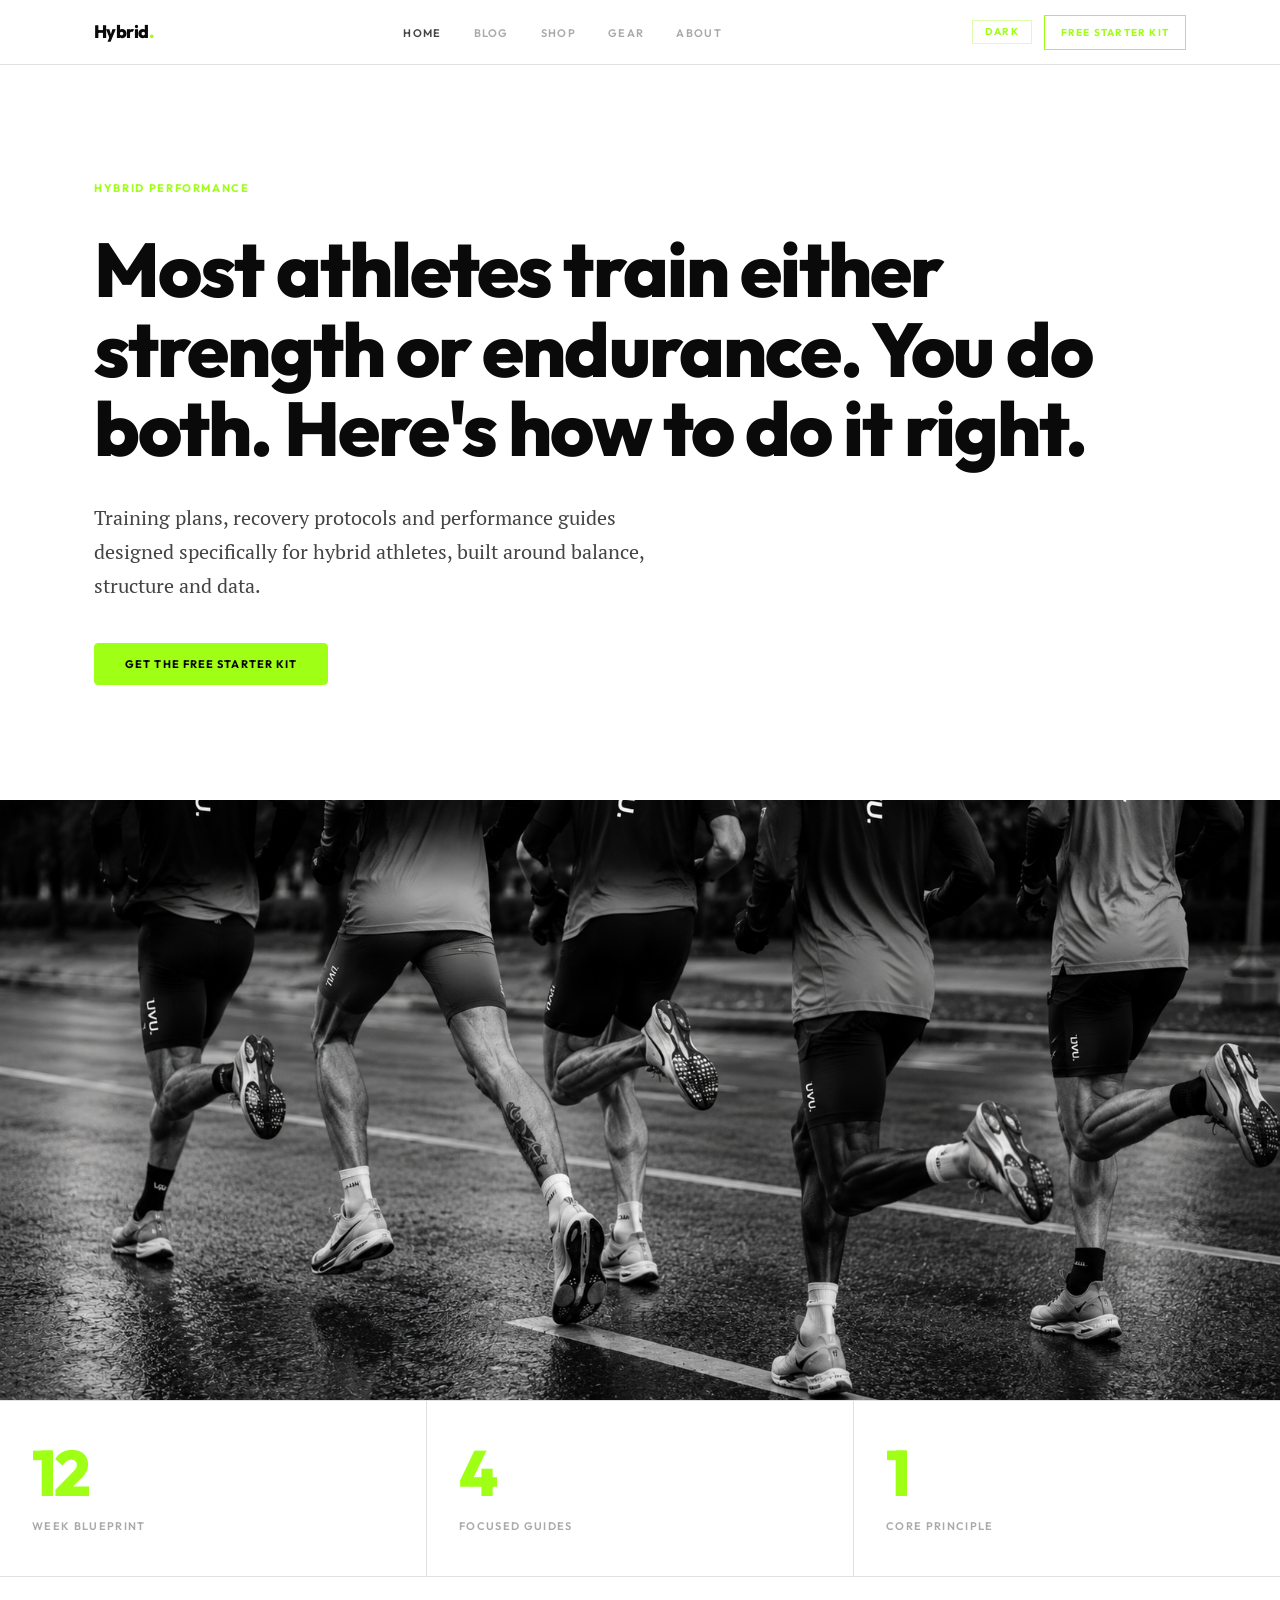
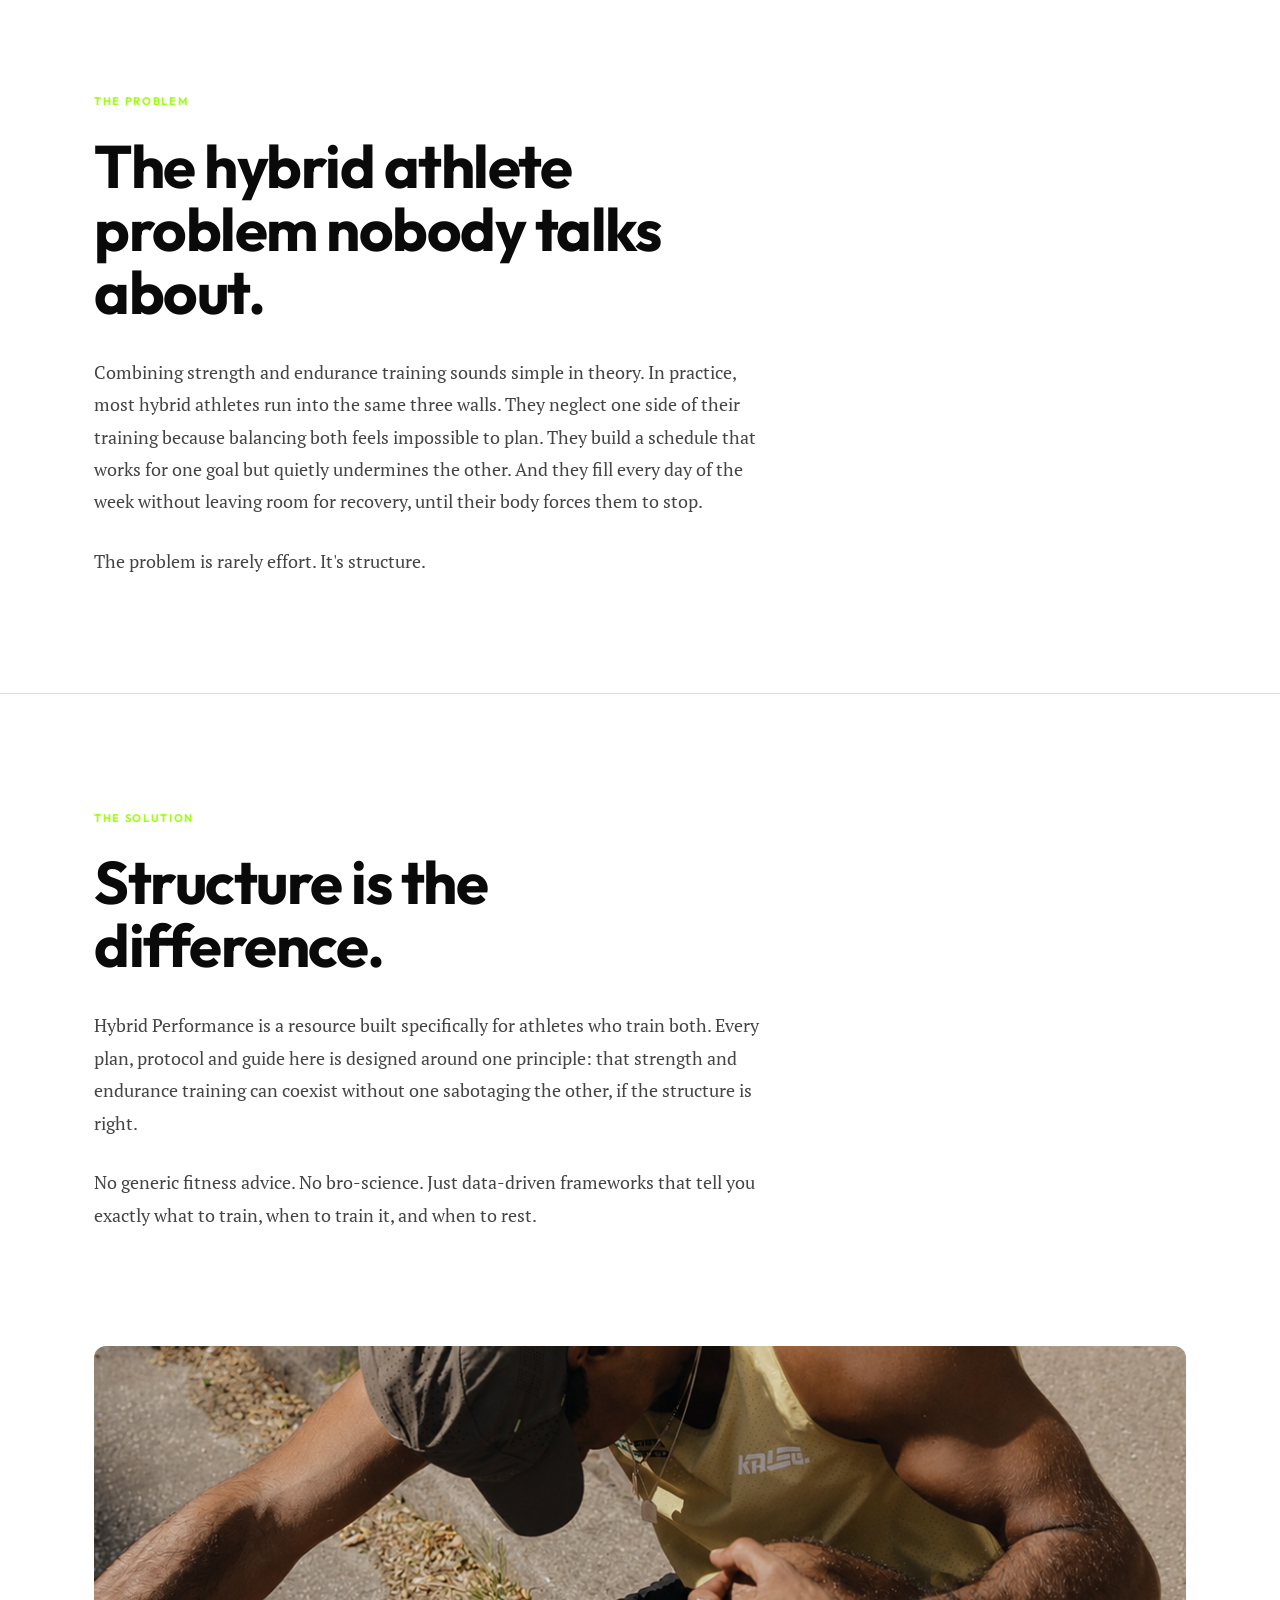
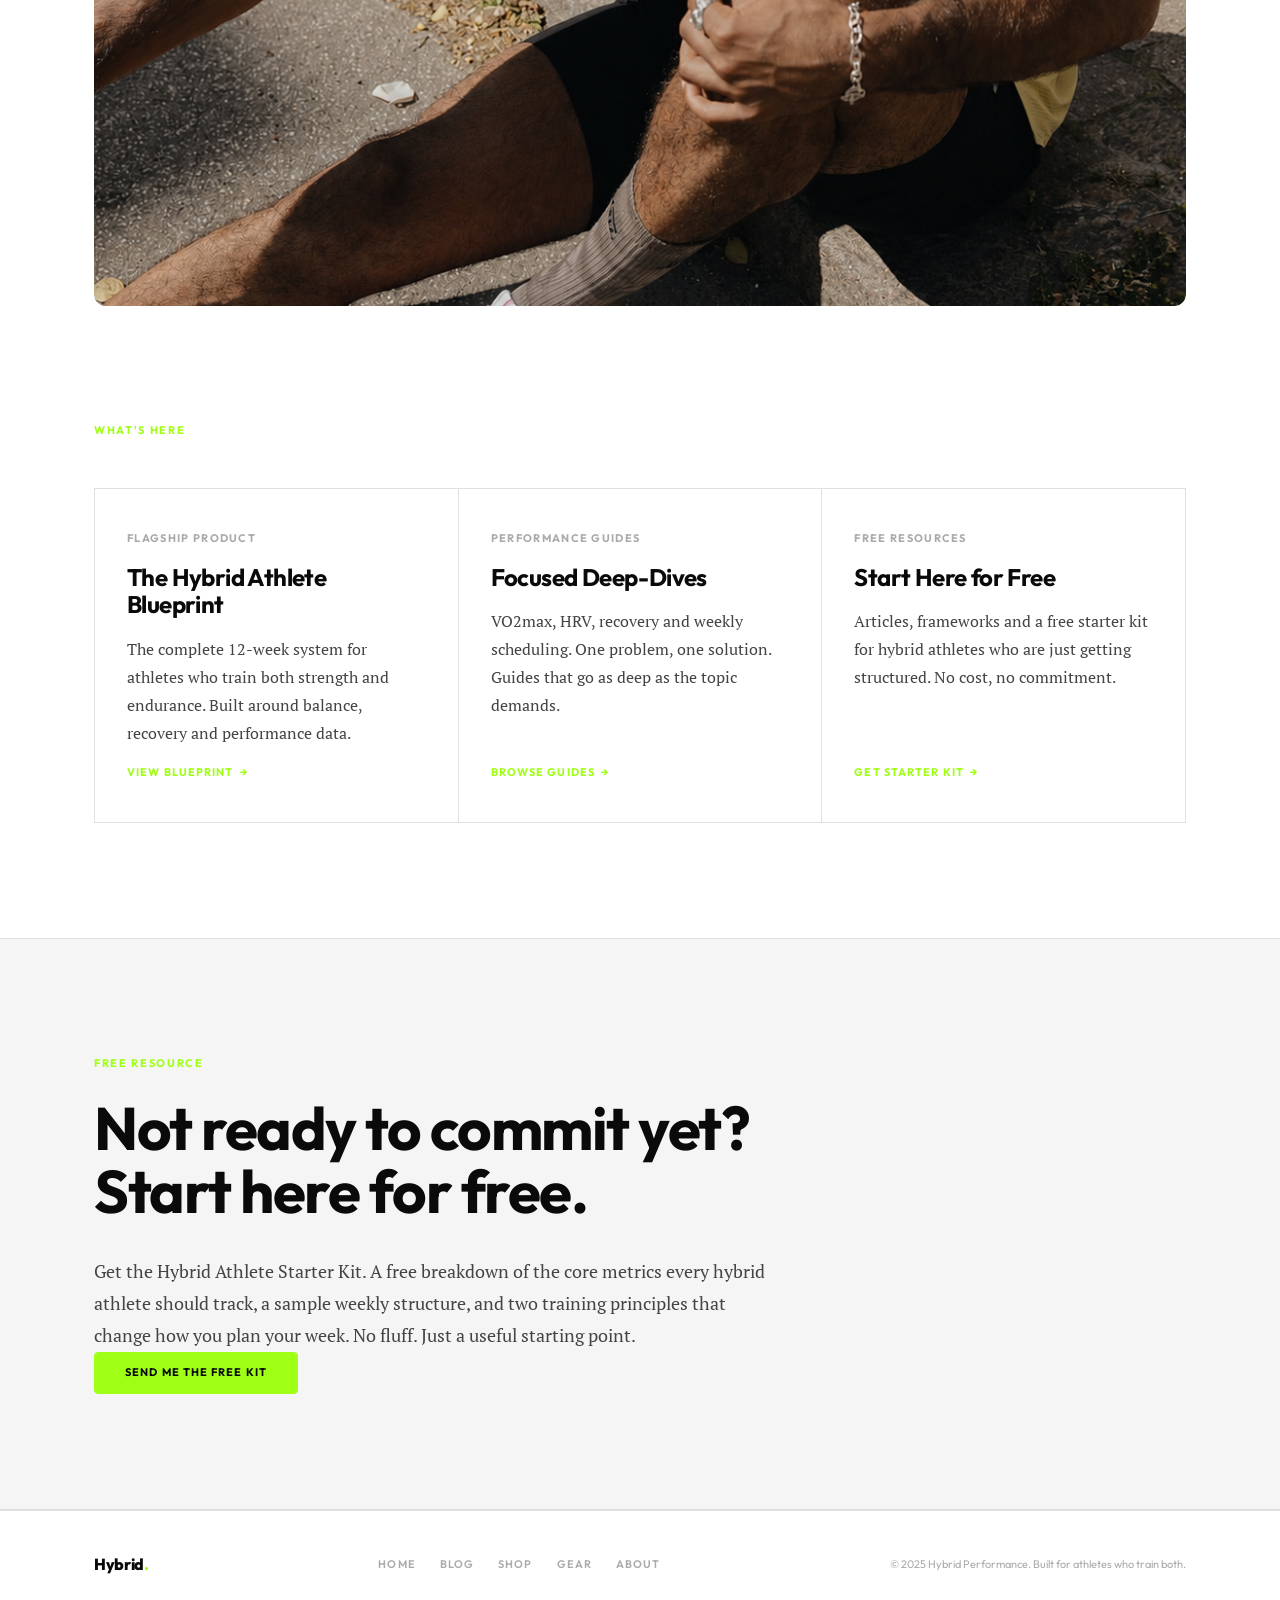
<file: index.html>
<!DOCTYPE html>
<html lang="en">
<head>
  <meta charset="UTF-8">
  <meta name="viewport" content="width=device-width, initial-scale=1.0">
  <title>Hybrid Performance — Train Strength & Endurance. Done Right.</title>
  <meta name="description" content="Training plans, recovery protocols and performance guides designed specifically for hybrid athletes. Built around balance, structure and data.">
  <meta name="robots" content="index, follow">
  <meta property="og:title" content="Hybrid Performance — Train Both. Do It Right.">
  <meta property="og:description" content="Training plans, recovery protocols and guides for hybrid athletes who combine strength and endurance.">
  <meta property="og:type" content="website">
  <link rel="canonical" href="https://hybridperformance.co/index.html">
  <link rel="preconnect" href="https://fonts.googleapis.com">
  <link rel="preconnect" href="https://fonts.gstatic.com" crossorigin>
  <link href="https://fonts.googleapis.com/css2?family=Outfit:wght@400;600;700;800&family=PT+Serif:ital,wght@0,400;1,400&display=swap" rel="stylesheet">
  <link rel="stylesheet" href="styles.css">
  <script>if(localStorage.getItem('hp-color-mode')==='dark')document.documentElement.classList.add('dark');</script>
</head>
<body>

  <nav class="nav" aria-label="Main navigation">
    <div class="nav-inner">
      <a href="index.html" class="nav-logo">Hybrid<span>.</span></a>
      <ul class="nav-links" role="list">
        <li><a href="index.html">Home</a></li>
        <li><a href="blog.html">Blog</a></li>
        <li><a href="shop.html">Shop</a></li>
        <li><a href="gear.html">Gear</a></li>
        <li><a href="about.html">About</a></li>
      </ul>
      <div class="nav-right">
        <button class="mode-toggle" aria-label="Toggle color mode">
          <span class="toggle-label-dark">DARK</span>
          <span class="toggle-label-light">LIGHT</span>
        </button>
        <a href="starter-kit.html" class="nav-cta">Free Starter Kit</a>
      </div>
      <button class="hamburger" aria-label="Open menu" aria-expanded="false">
        <span></span><span></span><span></span>
      </button>
    </div>
    <div class="nav-mobile">
      <a href="index.html">Home</a>
      <a href="blog.html">Blog</a>
      <a href="shop.html">Shop</a>
      <a href="gear.html">Gear</a>
      <a href="about.html">About</a>
      <div class="nav-mobile-bottom">
        <button class="mode-toggle" aria-label="Toggle color mode">
          <span class="toggle-label-dark">DARK</span>
          <span class="toggle-label-light">LIGHT</span>
        </button>
        <a href="starter-kit.html" class="nav-cta">Free Starter Kit</a>
      </div>
    </div>
  </nav>

  <!-- HERO -->
  <section class="hero">
    <div class="container">
      <span class="hero-label fade-in">Hybrid Performance</span>
      <h1 class="fade-in fade-in-delay-1">Most athletes train either strength or endurance. You do both. Here's how to do it right.</h1>
      <p class="fade-in fade-in-delay-2">Training plans, recovery protocols and performance guides designed specifically for hybrid athletes, built around balance, structure and data.</p>
      <a href="starter-kit.html" class="btn btn-primary fade-in fade-in-delay-3">Get the Free Starter Kit</a>
    </div>
  </section>

  <!-- HERO IMAGE -->
  <img src="images/image.png" alt="Hybrid athletes running together" class="hero-img fade-in" style="width:100%;display:block;object-fit:cover;max-height:600px;">

  <!-- STATS -->
  <div class="stat-row fade-in">
    <div class="stat-item">
      <div class="stat-number">12</div>
      <div class="stat-label">Week Blueprint</div>
    </div>
    <div class="stat-item">
      <div class="stat-number">4</div>
      <div class="stat-label">Focused Guides</div>
    </div>
    <div class="stat-item">
      <div class="stat-number">1</div>
      <div class="stat-label">Core Principle</div>
    </div>
  </div>

  <!-- PROBLEM -->
  <section class="section">
    <div class="container">
      <div class="prose-section fade-in">
        <span class="section-label">The Problem</span>
        <h2>The hybrid athlete problem nobody talks about.</h2>
        <p>Combining strength and endurance training sounds simple in theory. In practice, most hybrid athletes run into the same three walls. They neglect one side of their training because balancing both feels impossible to plan. They build a schedule that works for one goal but quietly undermines the other. And they fill every day of the week without leaving room for recovery, until their body forces them to stop.</p>
        <br>
        <p>The problem is rarely effort. It's structure.</p>
      </div>
    </div>
  </section>

  <hr class="section-divider">

  <!-- SOLUTION -->
  <section class="section">
    <div class="container">
      <div class="prose-section fade-in">
        <span class="section-label">The Solution</span>
        <h2>Structure is the difference.</h2>
        <p>Hybrid Performance is a resource built specifically for athletes who train both. Every plan, protocol and guide here is designed around one principle: that strength and endurance training can coexist without one sabotaging the other, if the structure is right.</p>
        <br>
        <p>No generic fitness advice. No bro-science. Just data-driven frameworks that tell you exactly what to train, when to train it, and when to rest.</p>
      </div>
    </div>
  </section>

  <!-- LIFESTYLE IMAGE -->
  <div class="container fade-in" style="padding-bottom: var(--space-section);">
    <img src="images/image4.png" alt="Hybrid athlete training" style="width:100%;display:block;object-fit:cover;border-radius:var(--radius-lg,12px);max-height:560px;">
  </div>

  <!-- PRODUCT TEASER -->
  <section class="section" style="padding-top:0;">
    <div class="container">
      <span class="section-label fade-in">What's Here</span>
      <div class="card-grid">
        <a href="https://ekinci86.gumroad.com/l/vdzkp" target="_blank" rel="noopener noreferrer" class="card fade-in">
          <span class="card-label">Flagship Product</span>
          <h3>The Hybrid Athlete Blueprint</h3>
          <p>The complete 12-week system for athletes who train both strength and endurance. Built around balance, recovery and performance data.</p>
          <span class="btn-ghost">View Blueprint</span>
        </a>
        <a href="shop.html" class="card fade-in fade-in-delay-1">
          <span class="card-label">Performance Guides</span>
          <h3>Focused Deep-Dives</h3>
          <p>VO2max, HRV, recovery and weekly scheduling. One problem, one solution. Guides that go as deep as the topic demands.</p>
          <span class="btn-ghost">Browse Guides</span>
        </a>
        <a href="starter-kit.html" class="card fade-in fade-in-delay-2">
          <span class="card-label">Free Resources</span>
          <h3>Start Here for Free</h3>
          <p>Articles, frameworks and a free starter kit for hybrid athletes who are just getting structured. No cost, no commitment.</p>
          <span class="btn-ghost">Get Starter Kit</span>
        </a>
      </div>
    </div>
  </section>

  <!-- LEAD MAGNET -->
  <section class="section lead-section">
    <div class="container">
      <div class="prose-section fade-in">
        <span class="section-label">Free Resource</span>
        <h2>Not ready to commit yet? Start here for free.</h2>
        <p>Get the Hybrid Athlete Starter Kit. A free breakdown of the core metrics every hybrid athlete should track, a sample weekly structure, and two training principles that change how you plan your week. No fluff. Just a useful starting point.</p>
        <a href="https://hybrid-performance.beehiiv.com/subscribe" target="_blank" rel="noopener" class="btn btn-primary">Send me the free kit</a>
      </div>
    </div>
  </section>

  <footer class="footer">
    <div class="footer-inner">
      <span class="footer-logo">Hybrid<span>.</span></span>
      <nav class="footer-nav" aria-label="Footer navigation">
        <a href="index.html">Home</a>
        <a href="blog.html">Blog</a>
        <a href="shop.html">Shop</a>
        <a href="gear.html">Gear</a>
        <a href="about.html">About</a>
      </nav>
      <span class="footer-copy">© 2025 Hybrid Performance. Built for athletes who train both.</span>
    </div>
  </footer>

  <script src="main.js"></script>
</body>
</html>
</file>
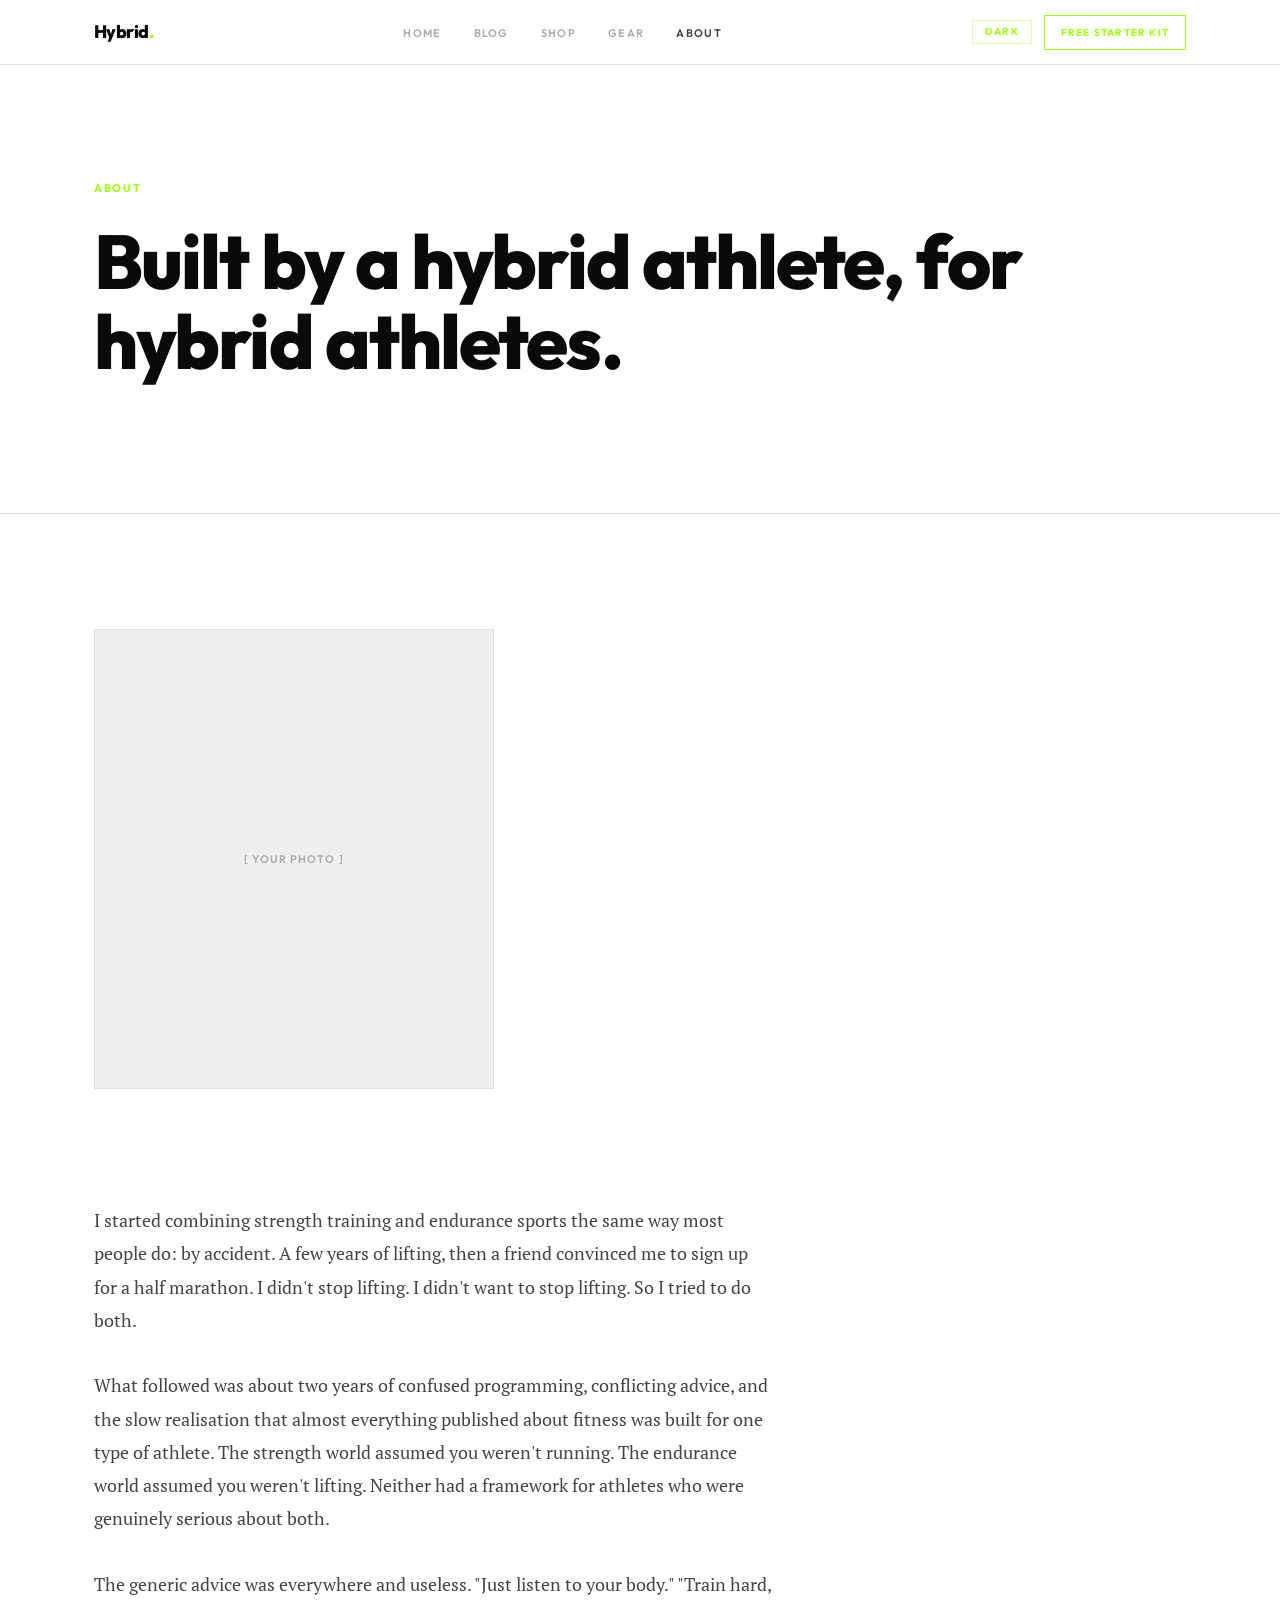
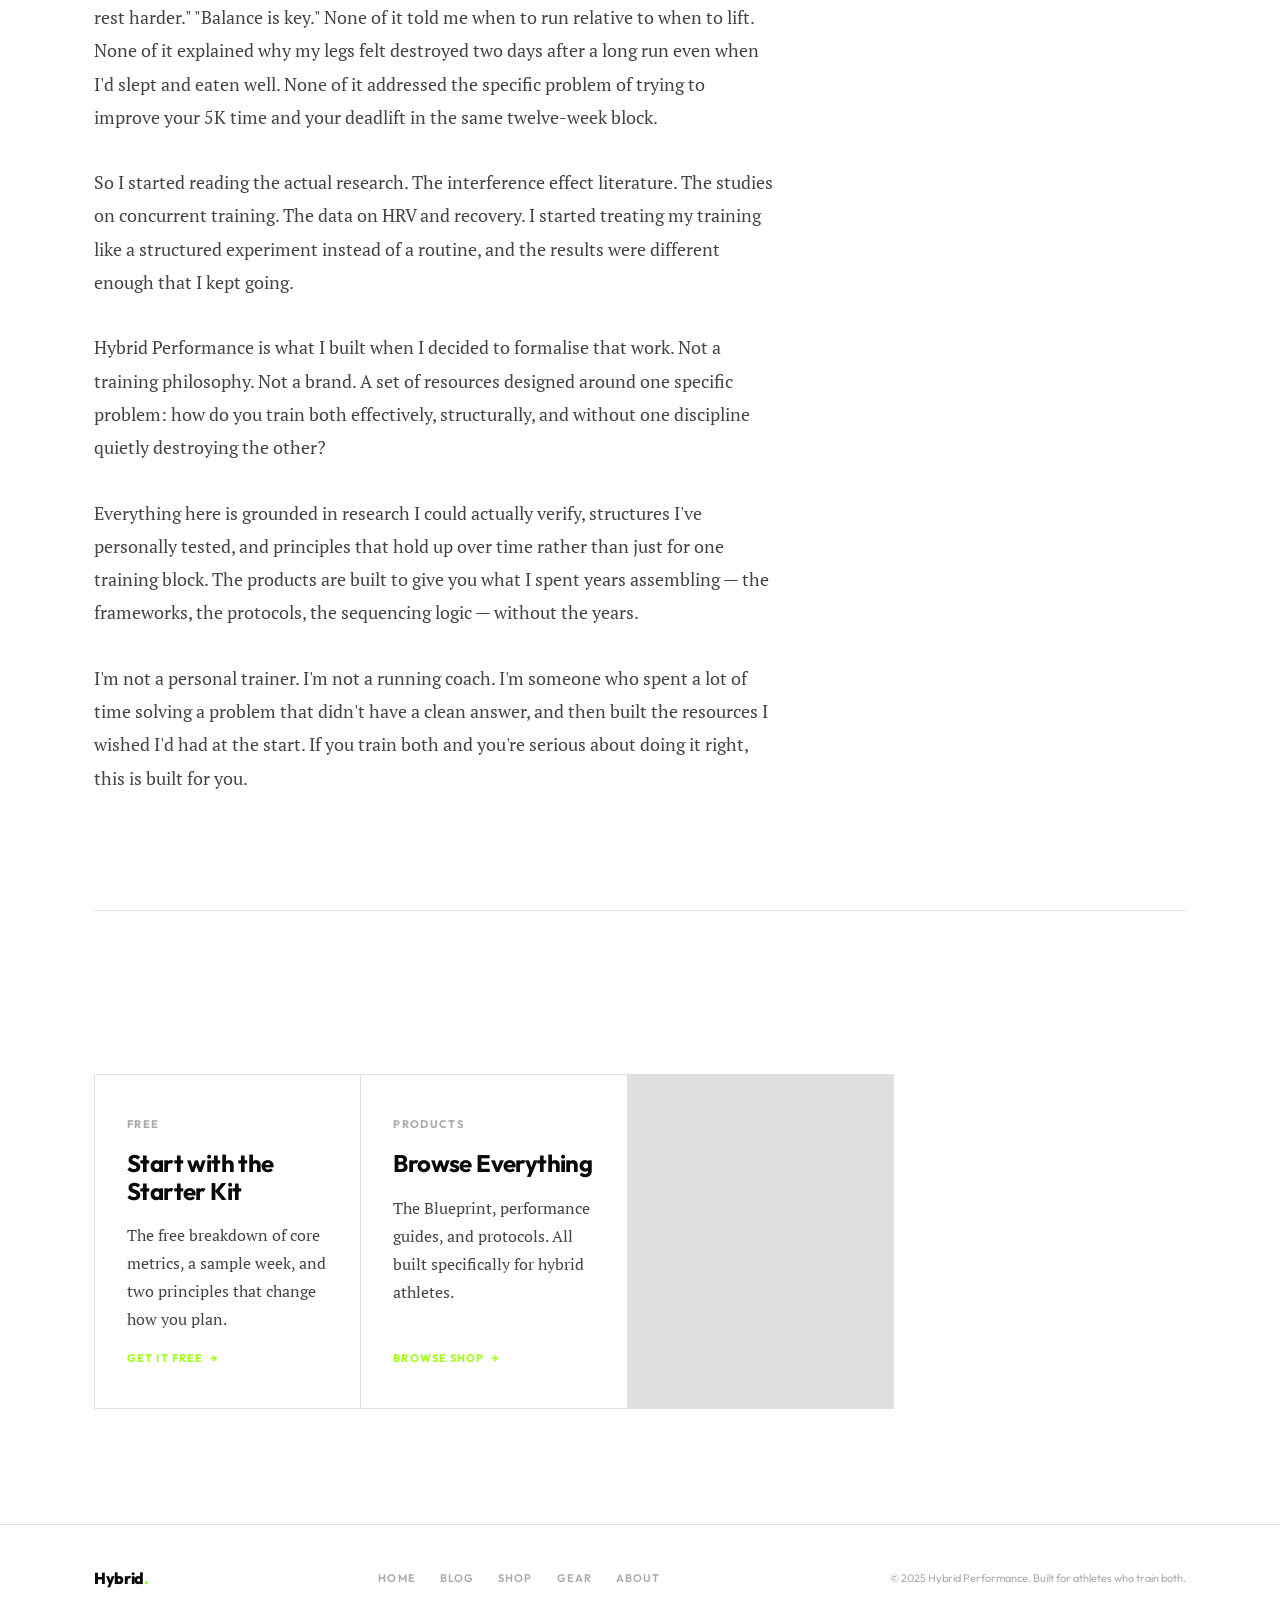
<file: about.html>
<!DOCTYPE html>
<html lang="en">
<head>
  <meta charset="UTF-8">
  <meta name="viewport" content="width=device-width, initial-scale=1.0">
  <title>About — Hybrid Performance</title>
  <meta name="description" content="Hybrid Performance is built by a hybrid athlete for hybrid athletes. Training resources grounded in research, not generic fitness advice.">
  <link rel="canonical" href="https://hybridperformance.co/about.html">
  <link rel="preconnect" href="https://fonts.googleapis.com">
  <link rel="preconnect" href="https://fonts.gstatic.com" crossorigin>
  <link href="https://fonts.googleapis.com/css2?family=Outfit:wght@400;600;700;800&family=PT+Serif:ital,wght@0,400;1,400&display=swap" rel="stylesheet">
  <link rel="stylesheet" href="styles.css">
  <script>if(localStorage.getItem('hp-color-mode')==='dark')document.documentElement.classList.add('dark');</script>
</head>
<body>

  <nav class="nav" aria-label="Main navigation">
    <div class="nav-inner">
      <a href="index.html" class="nav-logo">Hybrid<span>.</span></a>
      <ul class="nav-links" role="list">
        <li><a href="index.html">Home</a></li>
        <li><a href="blog.html">Blog</a></li>
        <li><a href="shop.html">Shop</a></li>
        <li><a href="gear.html">Gear</a></li>
        <li><a href="about.html">About</a></li>
      </ul>
      <div class="nav-right">
        <button class="mode-toggle" aria-label="Toggle color mode">
          <span class="toggle-label-dark">DARK</span>
          <span class="toggle-label-light">LIGHT</span>
        </button>
        <a href="starter-kit.html" class="nav-cta">Free Starter Kit</a>
      </div>
      <button class="hamburger" aria-label="Open menu" aria-expanded="false">
        <span></span><span></span><span></span>
      </button>
    </div>
    <div class="nav-mobile">
      <a href="index.html">Home</a>
      <a href="blog.html">Blog</a>
      <a href="shop.html">Shop</a>
      <a href="gear.html">Gear</a>
      <a href="about.html">About</a>
      <div class="nav-mobile-bottom">
        <button class="mode-toggle" aria-label="Toggle color mode">
          <span class="toggle-label-dark">DARK</span>
          <span class="toggle-label-light">LIGHT</span>
        </button>
        <a href="starter-kit.html" class="nav-cta">Free Starter Kit</a>
      </div>
    </div>
  </nav>

  <header class="page-header">
    <div class="container">
      <span class="section-label fade-in">About</span>
      <h1 class="fade-in fade-in-delay-1">Built by a hybrid athlete, for hybrid athletes.</h1>
    </div>
  </header>

  <main>
    <div class="container">

      <!-- PHOTO PLACEHOLDER -->
      <div class="img-placeholder img-placeholder-portrait fade-in" style="max-width: 400px; margin-bottom: var(--space-section);">[ Your Photo ]</div>

      <div class="about-body">
        <p class="fade-in">I started combining strength training and endurance sports the same way most people do: by accident. A few years of lifting, then a friend convinced me to sign up for a half marathon. I didn't stop lifting. I didn't want to stop lifting. So I tried to do both.</p>
        <p class="fade-in">What followed was about two years of confused programming, conflicting advice, and the slow realisation that almost everything published about fitness was built for one type of athlete. The strength world assumed you weren't running. The endurance world assumed you weren't lifting. Neither had a framework for athletes who were genuinely serious about both.</p>
        <p class="fade-in">The generic advice was everywhere and useless. "Just listen to your body." "Train hard, rest harder." "Balance is key." None of it told me when to run relative to when to lift. None of it explained why my legs felt destroyed two days after a long run even when I'd slept and eaten well. None of it addressed the specific problem of trying to improve your 5K time and your deadlift in the same twelve-week block.</p>
        <p class="fade-in">So I started reading the actual research. The interference effect literature. The studies on concurrent training. The data on HRV and recovery. I started treating my training like a structured experiment instead of a routine, and the results were different enough that I kept going.</p>
        <p class="fade-in">Hybrid Performance is what I built when I decided to formalise that work. Not a training philosophy. Not a brand. A set of resources designed around one specific problem: how do you train both effectively, structurally, and without one discipline quietly destroying the other?</p>
        <p class="fade-in">Everything here is grounded in research I could actually verify, structures I've personally tested, and principles that hold up over time rather than just for one training block. The products are built to give you what I spent years assembling — the frameworks, the protocols, the sequencing logic — without the years.</p>
        <p class="fade-in">I'm not a personal trainer. I'm not a running coach. I'm someone who spent a lot of time solving a problem that didn't have a clean answer, and then built the resources I wished I'd had at the start. If you train both and you're serious about doing it right, this is built for you.</p>
      </div>

      <div style="margin-top: var(--space-section); padding-top: var(--space-section); border-top: 1px solid var(--border);">
        <div class="card-grid fade-in" style="max-width: 800px;">
          <a href="starter-kit.html" class="card">
            <span class="card-label">Free</span>
            <h3>Start with the Starter Kit</h3>
            <p>The free breakdown of core metrics, a sample week, and two principles that change how you plan.</p>
            <span class="btn-ghost">Get it free</span>
          </a>
          <a href="shop.html" class="card">
            <span class="card-label">Products</span>
            <h3>Browse Everything</h3>
            <p>The Blueprint, performance guides, and protocols. All built specifically for hybrid athletes.</p>
            <span class="btn-ghost">Browse Shop</span>
          </a>
        </div>
      </div>

    </div>
  </main>

  <footer class="footer" style="margin-top: var(--space-section);">
    <div class="footer-inner">
      <span class="footer-logo">Hybrid<span>.</span></span>
      <nav class="footer-nav">
        <a href="index.html">Home</a>
        <a href="blog.html">Blog</a>
        <a href="shop.html">Shop</a>
        <a href="gear.html">Gear</a>
        <a href="about.html">About</a>
      </nav>
      <span class="footer-copy">© 2025 Hybrid Performance. Built for athletes who train both.</span>
    </div>
  </footer>

  <script src="main.js"></script>
</body>
</html>
</file>
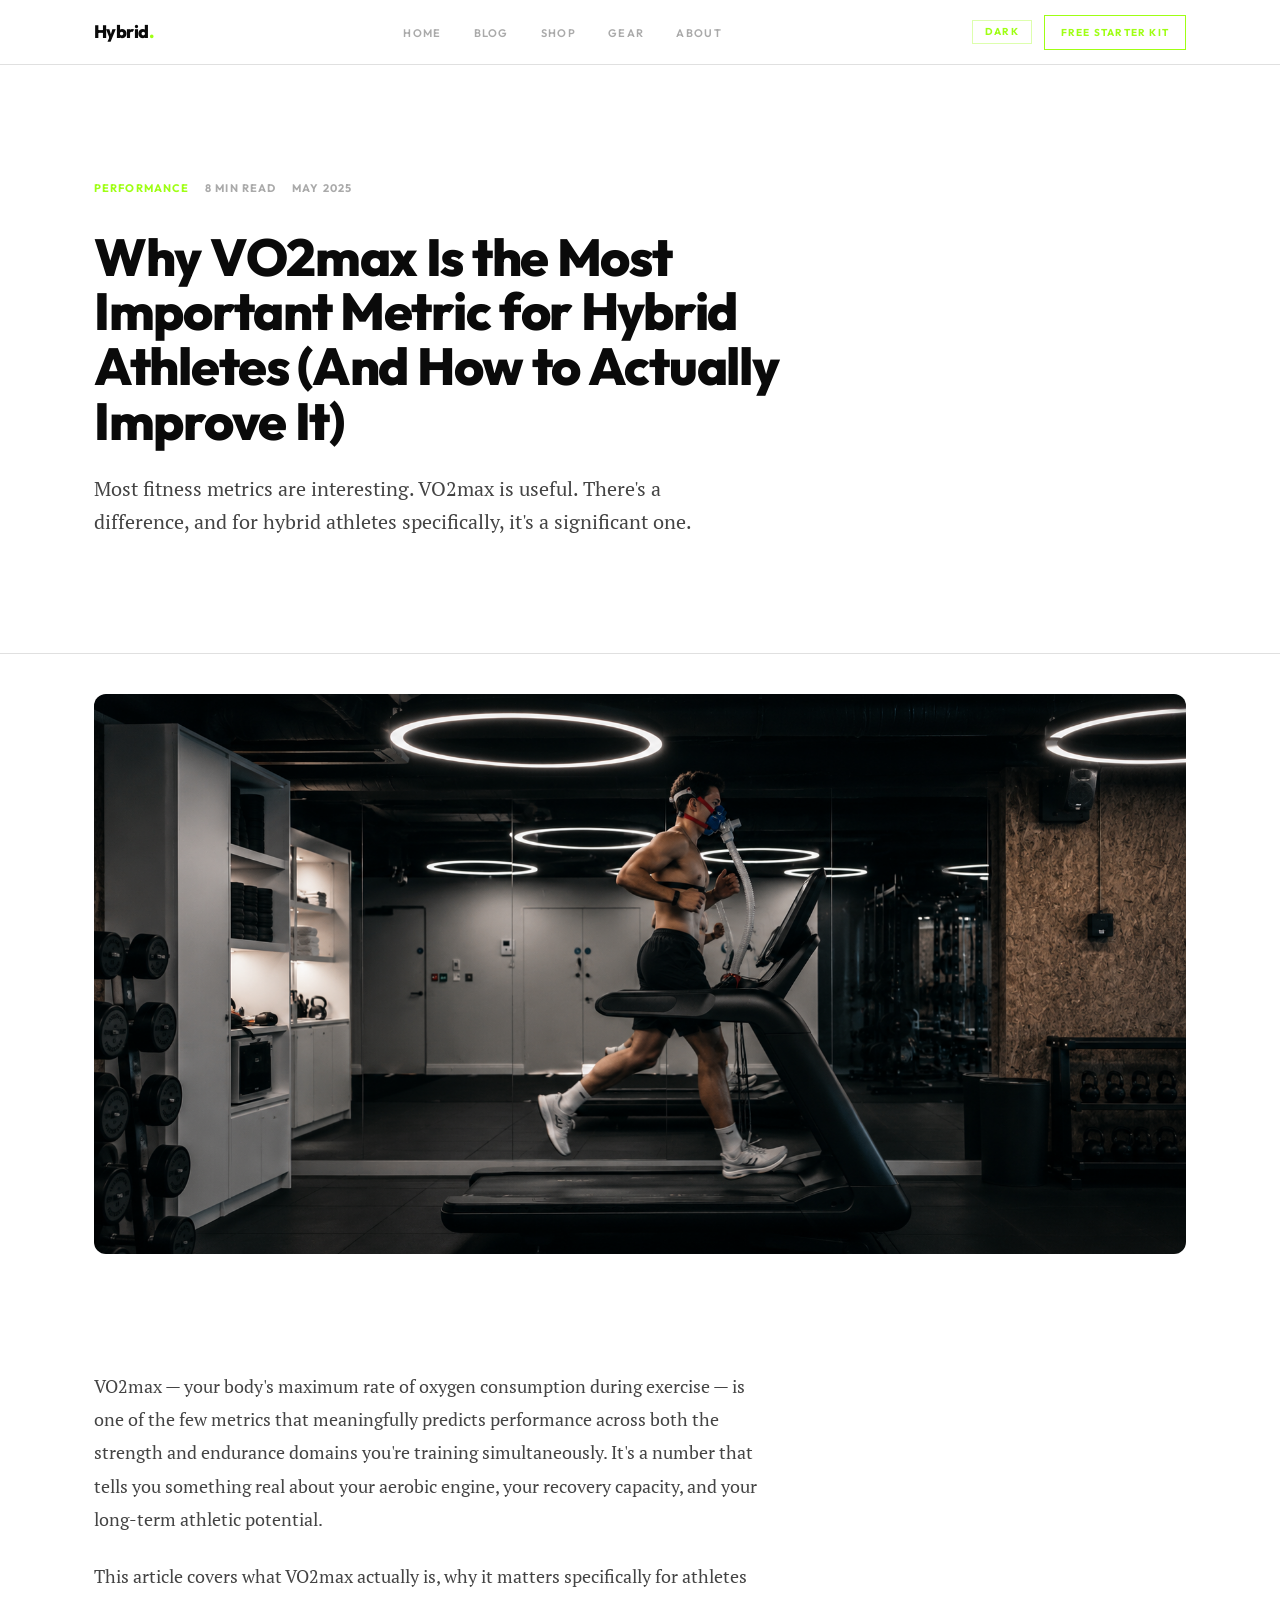
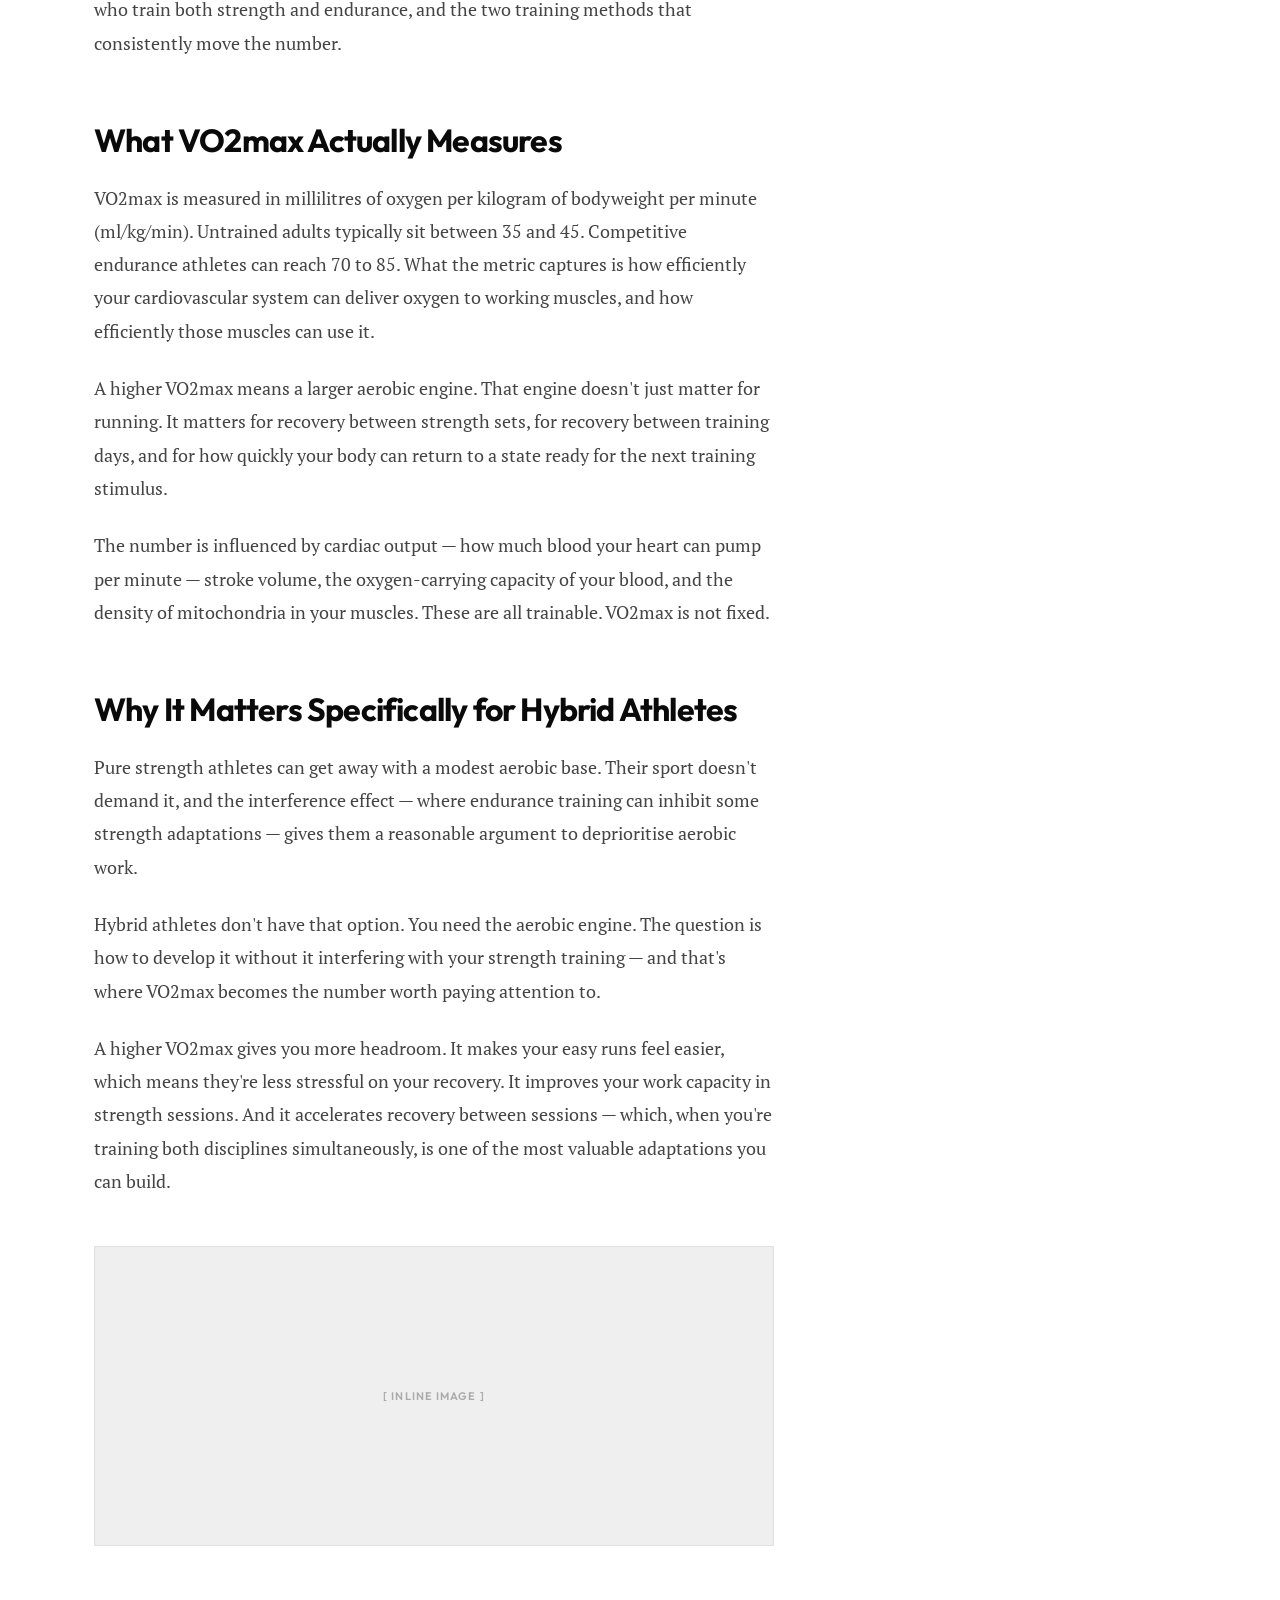
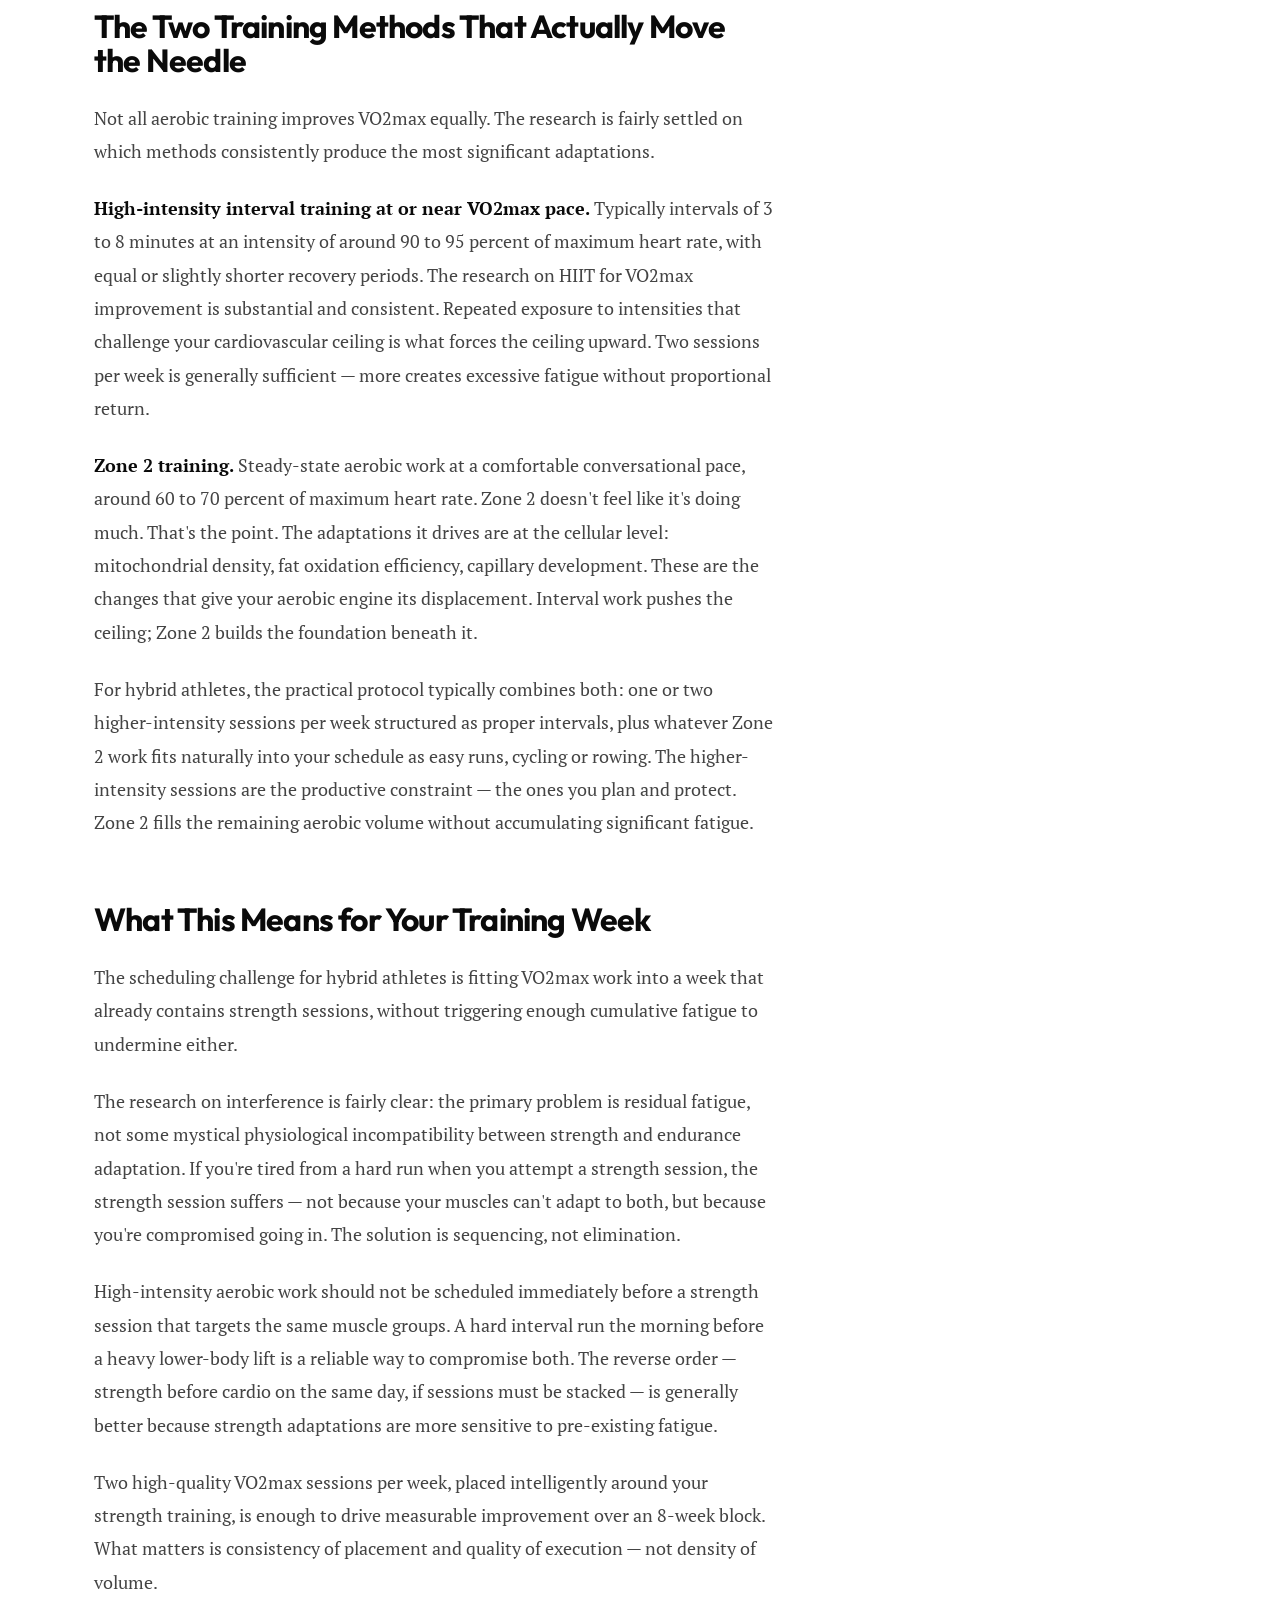
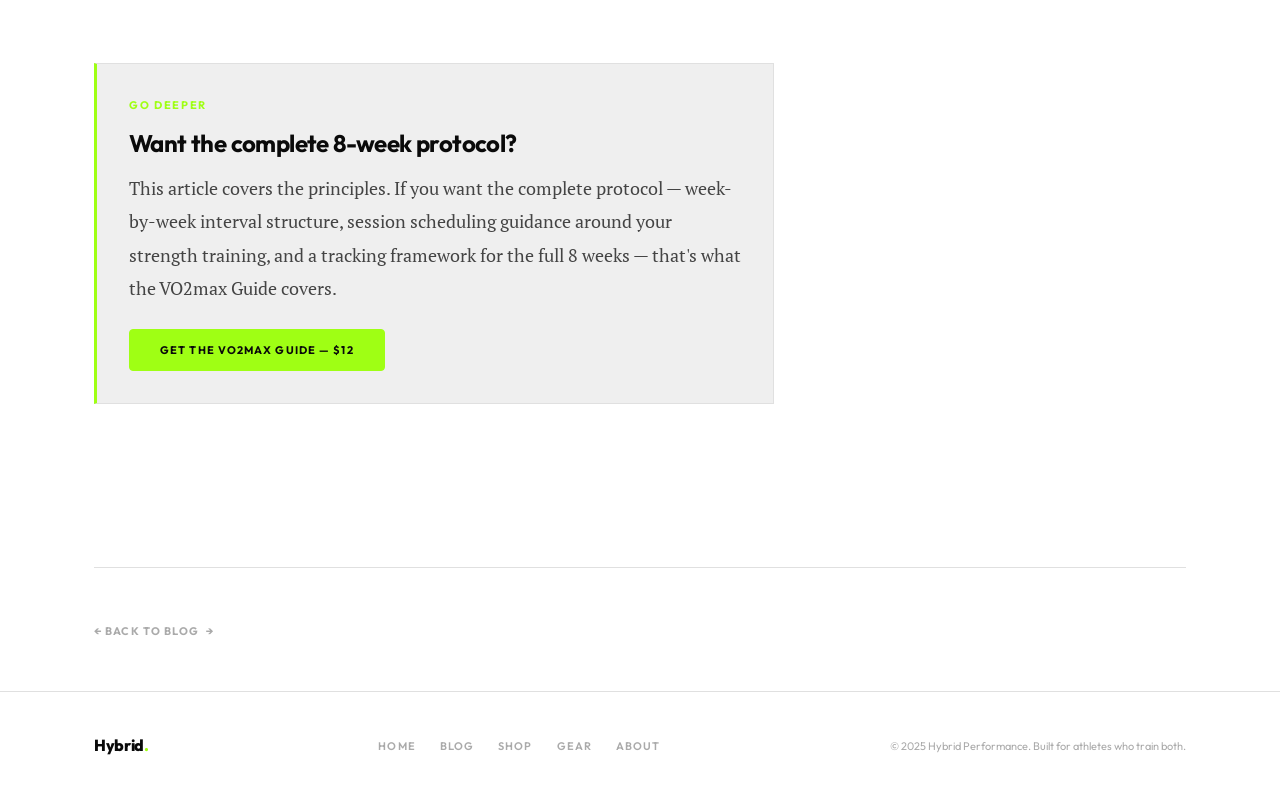
<file: blog-vo2max.html>
<!DOCTYPE html>
<html lang="en">
<head>
  <meta charset="UTF-8">
  <meta name="viewport" content="width=device-width, initial-scale=1.0">
  <title>Why VO2max Is the Most Important Metric for Hybrid Athletes — Hybrid Performance</title>
  <meta name="description" content="VO2max predicts performance across both strength and endurance domains. Here's what it actually measures, why it matters for hybrid athletes, and the two training methods that consistently improve it.">
  <link rel="canonical" href="https://hybridperformance.co/blog-vo2max.html">
  <meta property="og:type" content="article">
  <link rel="preconnect" href="https://fonts.googleapis.com">
  <link rel="preconnect" href="https://fonts.gstatic.com" crossorigin>
  <link href="https://fonts.googleapis.com/css2?family=Outfit:wght@400;600;700;800&family=PT+Serif:ital,wght@0,400;1,400&display=swap" rel="stylesheet">
  <link rel="stylesheet" href="styles.css">
  <script>if(localStorage.getItem('hp-color-mode')==='dark')document.documentElement.classList.add('dark');</script>
</head>
<body>

  <nav class="nav" aria-label="Main navigation">
    <div class="nav-inner">
      <a href="index.html" class="nav-logo">Hybrid<span>.</span></a>
      <ul class="nav-links" role="list">
        <li><a href="index.html">Home</a></li>
        <li><a href="blog.html">Blog</a></li>
        <li><a href="shop.html">Shop</a></li>
        <li><a href="gear.html">Gear</a></li>
        <li><a href="about.html">About</a></li>
      </ul>
      <div class="nav-right">
        <button class="mode-toggle" aria-label="Toggle color mode">
          <span class="toggle-label-dark">DARK</span>
          <span class="toggle-label-light">LIGHT</span>
        </button>
        <a href="starter-kit.html" class="nav-cta">Free Starter Kit</a>
      </div>
      <button class="hamburger" aria-label="Open menu" aria-expanded="false">
        <span></span><span></span><span></span>
      </button>
    </div>
    <div class="nav-mobile">
      <a href="index.html">Home</a>
      <a href="blog.html">Blog</a>
      <a href="shop.html">Shop</a>
      <a href="gear.html">Gear</a>
      <a href="about.html">About</a>
      <div class="nav-mobile-bottom">
        <button class="mode-toggle" aria-label="Toggle color mode">
          <span class="toggle-label-dark">DARK</span>
          <span class="toggle-label-light">LIGHT</span>
        </button>
        <a href="starter-kit.html" class="nav-cta">Free Starter Kit</a>
      </div>
    </div>
  </nav>

  <header class="article-header">
    <div class="container">
      <div class="article-meta fade-in">
        <span>Performance</span>
        <span>8 min read</span>
        <span>May 2025</span>
      </div>
      <h1 class="fade-in fade-in-delay-1">Why VO2max Is the Most Important Metric for Hybrid Athletes (And How to Actually Improve It)</h1>
      <p class="article-lead fade-in fade-in-delay-2">Most fitness metrics are interesting. VO2max is useful. There's a difference, and for hybrid athletes specifically, it's a significant one.</p>
    </div>
  </header>

  <!-- ARTICLE HERO IMAGE -->
  <div class="container fade-in" style="padding-top: var(--space-10);">
    <img src="images/vo2max.png" alt="VO2max training for hybrid athletes" style="width:100%;display:block;object-fit:cover;border-radius:var(--radius-lg,12px);max-height:560px;">
  </div>

  <main>
    <div class="container">
      <article class="article-body">

        <p class="fade-in">VO2max — your body's maximum rate of oxygen consumption during exercise — is one of the few metrics that meaningfully predicts performance across both the strength and endurance domains you're training simultaneously. It's a number that tells you something real about your aerobic engine, your recovery capacity, and your long-term athletic potential.</p>

        <p class="fade-in">This article covers what VO2max actually is, why it matters specifically for athletes who train both strength and endurance, and the two training methods that consistently move the number.</p>

        <h2 class="fade-in">What VO2max Actually Measures</h2>

        <p class="fade-in">VO2max is measured in millilitres of oxygen per kilogram of bodyweight per minute (ml/kg/min). Untrained adults typically sit between 35 and 45. Competitive endurance athletes can reach 70 to 85. What the metric captures is how efficiently your cardiovascular system can deliver oxygen to working muscles, and how efficiently those muscles can use it.</p>

        <p class="fade-in">A higher VO2max means a larger aerobic engine. That engine doesn't just matter for running. It matters for recovery between strength sets, for recovery between training days, and for how quickly your body can return to a state ready for the next training stimulus.</p>

        <p class="fade-in">The number is influenced by cardiac output — how much blood your heart can pump per minute — stroke volume, the oxygen-carrying capacity of your blood, and the density of mitochondria in your muscles. These are all trainable. VO2max is not fixed.</p>

        <h2 class="fade-in">Why It Matters Specifically for Hybrid Athletes</h2>

        <p class="fade-in">Pure strength athletes can get away with a modest aerobic base. Their sport doesn't demand it, and the interference effect — where endurance training can inhibit some strength adaptations — gives them a reasonable argument to deprioritise aerobic work.</p>

        <p class="fade-in">Hybrid athletes don't have that option. You need the aerobic engine. The question is how to develop it without it interfering with your strength training — and that's where VO2max becomes the number worth paying attention to.</p>

        <p class="fade-in">A higher VO2max gives you more headroom. It makes your easy runs feel easier, which means they're less stressful on your recovery. It improves your work capacity in strength sessions. And it accelerates recovery between sessions — which, when you're training both disciplines simultaneously, is one of the most valuable adaptations you can build.</p>

        <!-- INLINE IMAGE -->
        <div class="img-placeholder img-placeholder-inline fade-in" style="margin: var(--space-12) 0;">[ Inline Image ]</div>

        <h2 class="fade-in">The Two Training Methods That Actually Move the Needle</h2>

        <p class="fade-in">Not all aerobic training improves VO2max equally. The research is fairly settled on which methods consistently produce the most significant adaptations.</p>

        <p class="fade-in"><strong>High-intensity interval training at or near VO2max pace.</strong> Typically intervals of 3 to 8 minutes at an intensity of around 90 to 95 percent of maximum heart rate, with equal or slightly shorter recovery periods. The research on HIIT for VO2max improvement is substantial and consistent. Repeated exposure to intensities that challenge your cardiovascular ceiling is what forces the ceiling upward. Two sessions per week is generally sufficient — more creates excessive fatigue without proportional return.</p>

        <p class="fade-in"><strong>Zone 2 training.</strong> Steady-state aerobic work at a comfortable conversational pace, around 60 to 70 percent of maximum heart rate. Zone 2 doesn't feel like it's doing much. That's the point. The adaptations it drives are at the cellular level: mitochondrial density, fat oxidation efficiency, capillary development. These are the changes that give your aerobic engine its displacement. Interval work pushes the ceiling; Zone 2 builds the foundation beneath it.</p>

        <p class="fade-in">For hybrid athletes, the practical protocol typically combines both: one or two higher-intensity sessions per week structured as proper intervals, plus whatever Zone 2 work fits naturally into your schedule as easy runs, cycling or rowing. The higher-intensity sessions are the productive constraint — the ones you plan and protect. Zone 2 fills the remaining aerobic volume without accumulating significant fatigue.</p>

        <h2 class="fade-in">What This Means for Your Training Week</h2>

        <p class="fade-in">The scheduling challenge for hybrid athletes is fitting VO2max work into a week that already contains strength sessions, without triggering enough cumulative fatigue to undermine either.</p>

        <p class="fade-in">The research on interference is fairly clear: the primary problem is residual fatigue, not some mystical physiological incompatibility between strength and endurance adaptation. If you're tired from a hard run when you attempt a strength session, the strength session suffers — not because your muscles can't adapt to both, but because you're compromised going in. The solution is sequencing, not elimination.</p>

        <p class="fade-in">High-intensity aerobic work should not be scheduled immediately before a strength session that targets the same muscle groups. A hard interval run the morning before a heavy lower-body lift is a reliable way to compromise both. The reverse order — strength before cardio on the same day, if sessions must be stacked — is generally better because strength adaptations are more sensitive to pre-existing fatigue.</p>

        <p class="fade-in">Two high-quality VO2max sessions per week, placed intelligently around your strength training, is enough to drive measurable improvement over an 8-week block. What matters is consistency of placement and quality of execution — not density of volume.</p>

        <div class="content-upgrade fade-in">
          <span class="section-label">Go Deeper</span>
          <h3>Want the complete 8-week protocol?</h3>
          <p>This article covers the principles. If you want the complete protocol — week-by-week interval structure, session scheduling guidance around your strength training, and a tracking framework for the full 8 weeks — that's what the VO2max Guide covers.</p>
          <a href="vo2max.html" class="btn btn-primary">Get the VO2max Guide — $12</a>
        </div>

      </article>

      <div style="padding: var(--space-12) 0; border-top: 1px solid var(--border); margin-top: var(--space-12);">
        <a href="blog.html" class="btn-ghost" style="color: var(--text-faint);">← Back to Blog</a>
      </div>
    </div>
  </main>

  <footer class="footer">
    <div class="footer-inner">
      <span class="footer-logo">Hybrid<span>.</span></span>
      <nav class="footer-nav">
        <a href="index.html">Home</a>
        <a href="blog.html">Blog</a>
        <a href="shop.html">Shop</a>
        <a href="gear.html">Gear</a>
        <a href="about.html">About</a>
      </nav>
      <span class="footer-copy">© 2025 Hybrid Performance. Built for athletes who train both.</span>
    </div>
  </footer>

  <script src="main.js"></script>
</body>
</html>
</file>
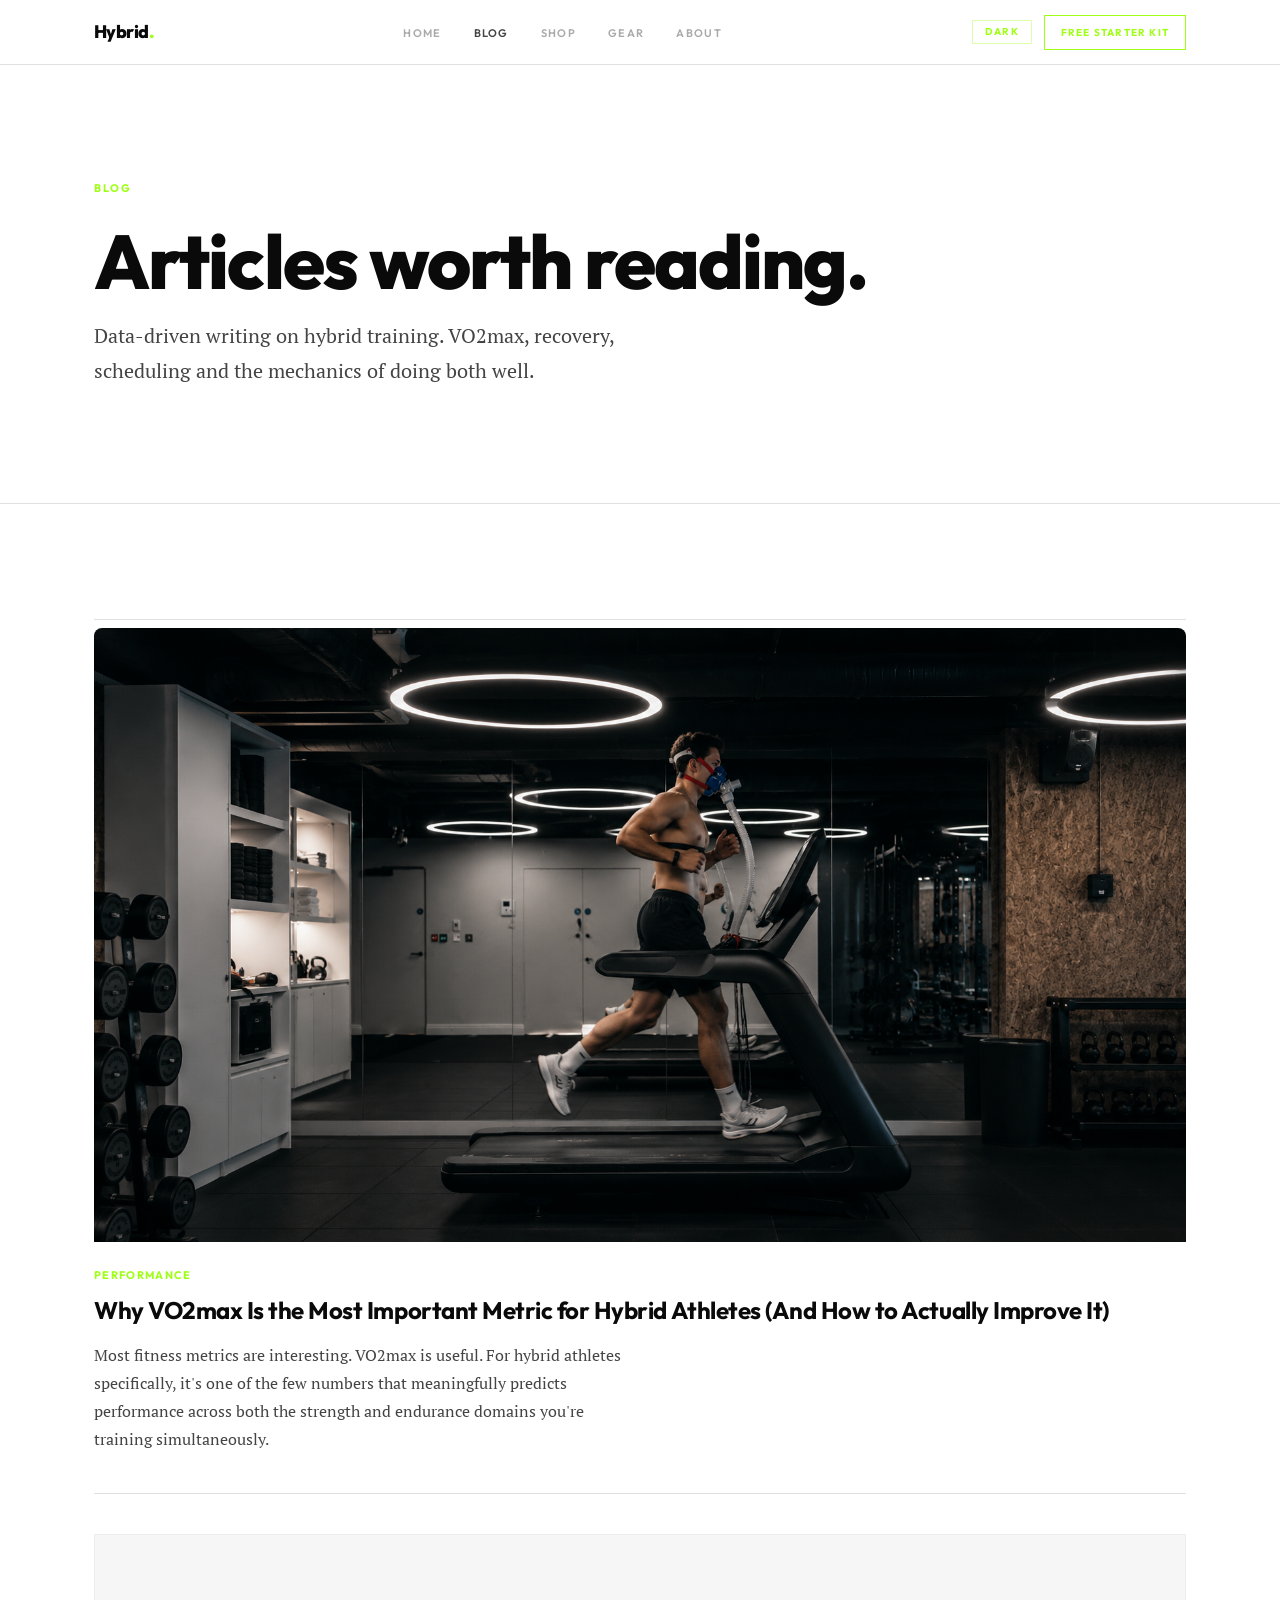
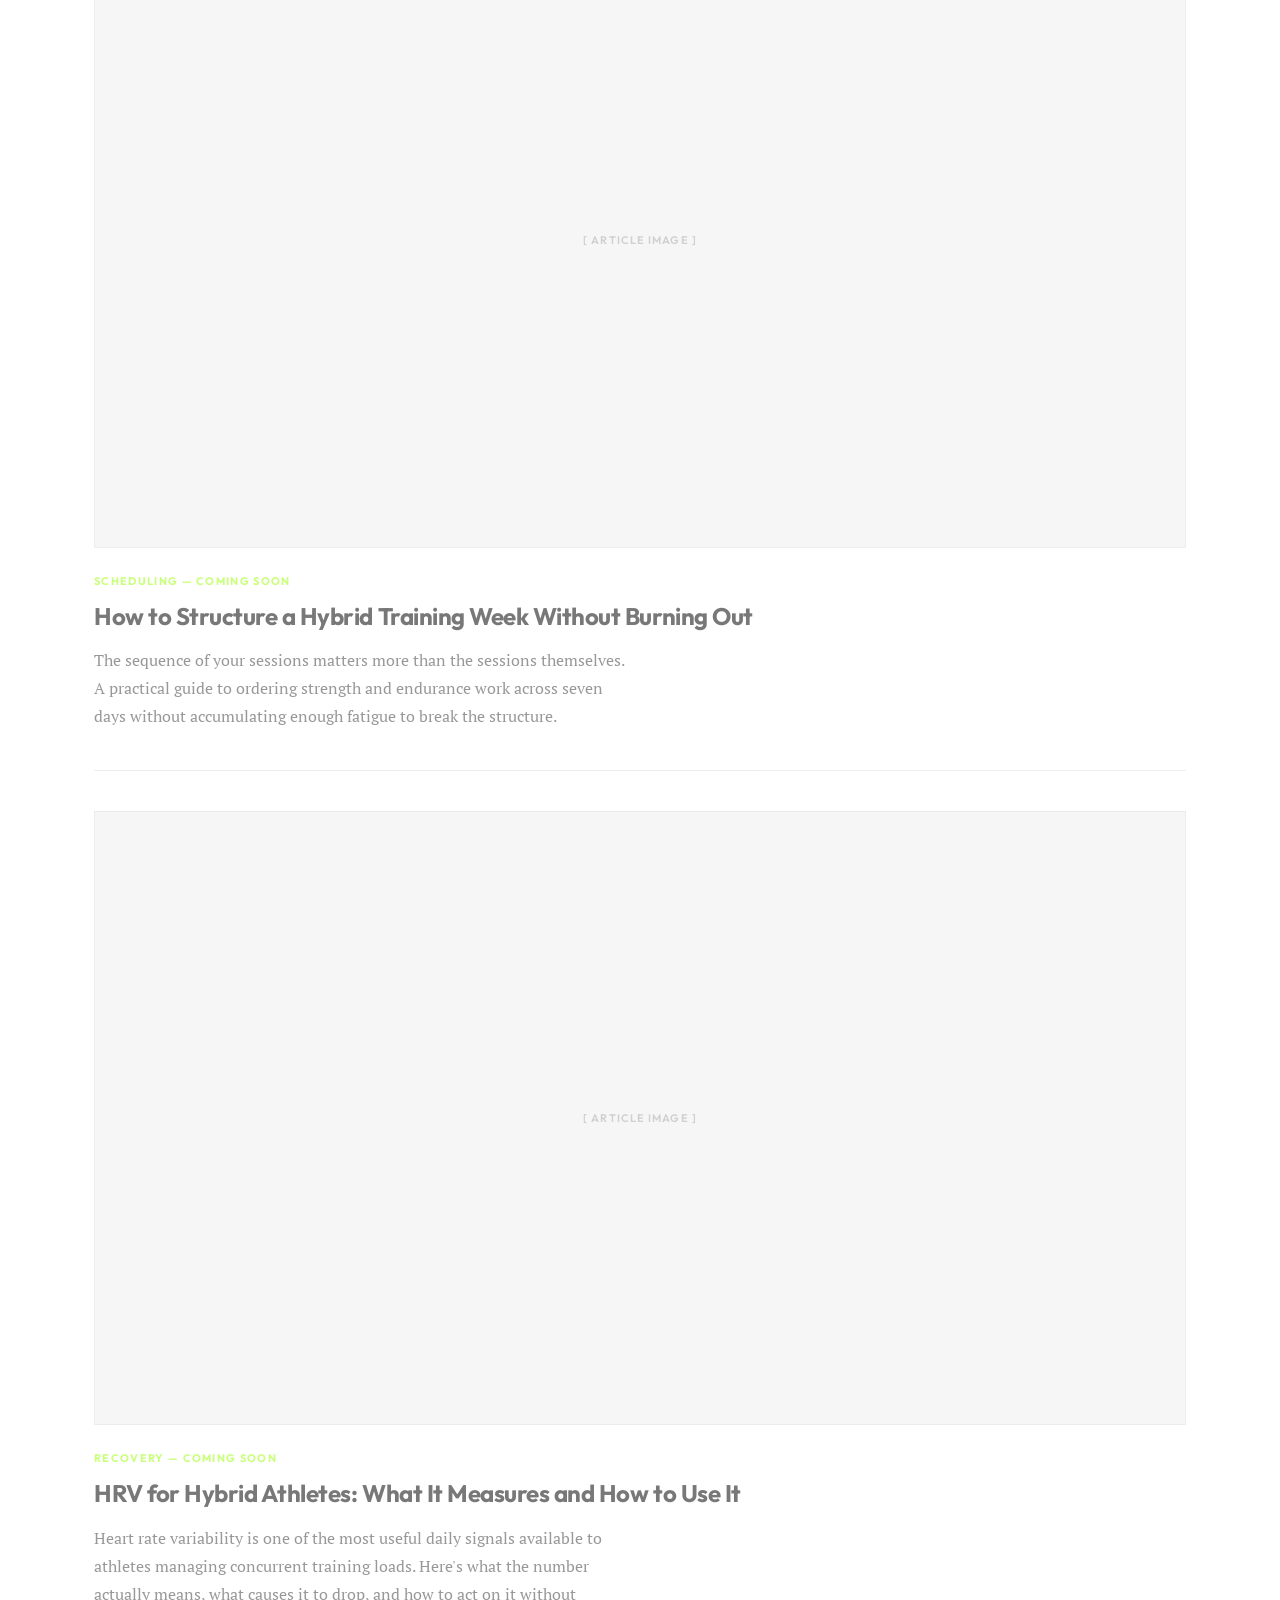
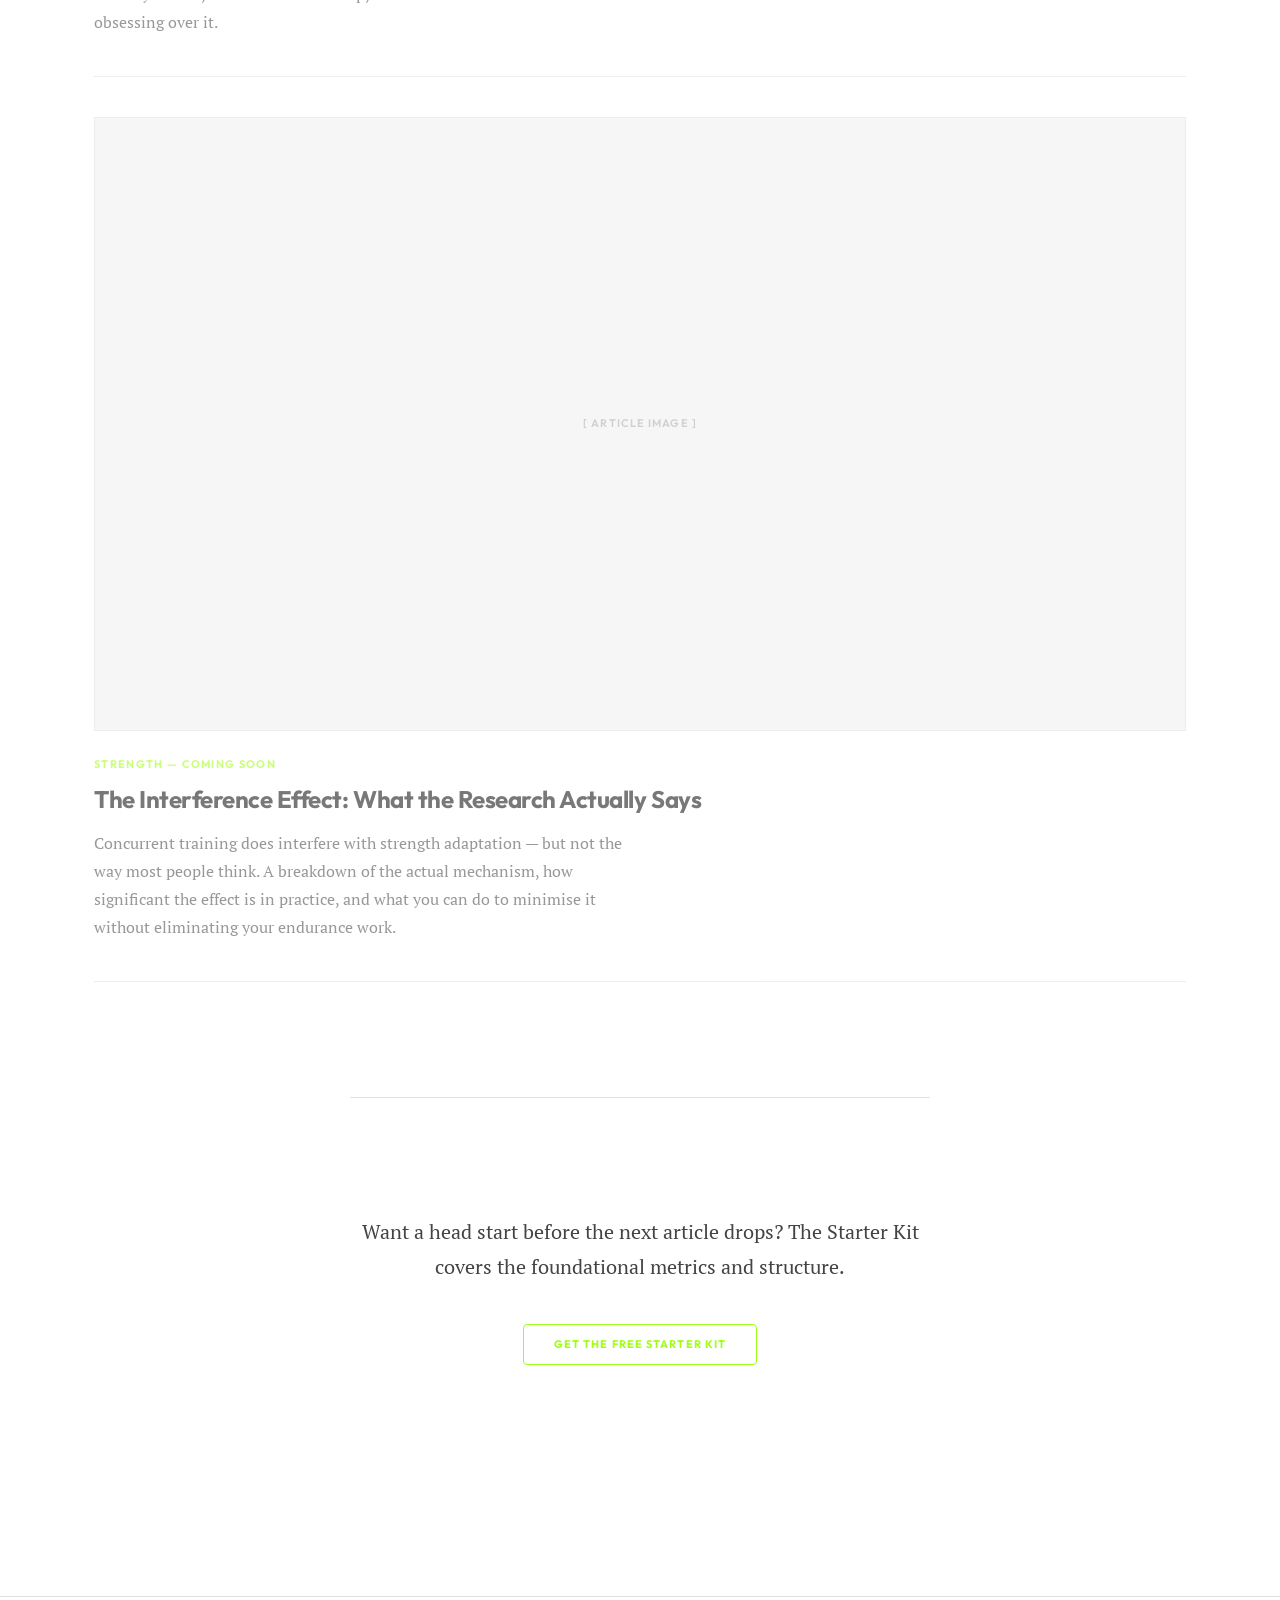
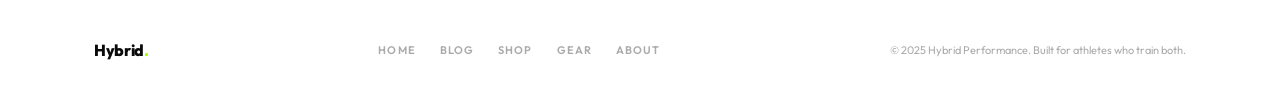
<file: blog.html>
<!DOCTYPE html>
<html lang="en">
<head>
  <meta charset="UTF-8">
  <meta name="viewport" content="width=device-width, initial-scale=1.0">
  <title>Blog — Hybrid Performance</title>
  <meta name="description" content="Articles, frameworks and deep-dives on hybrid athlete training. VO2max, recovery, scheduling, strength and endurance.">
  <link rel="canonical" href="https://hybridperformance.co/blog.html">
  <link rel="preconnect" href="https://fonts.googleapis.com">
  <link rel="preconnect" href="https://fonts.gstatic.com" crossorigin>
  <link href="https://fonts.googleapis.com/css2?family=Outfit:wght@400;600;700;800&family=PT+Serif:ital,wght@0,400;1,400&display=swap" rel="stylesheet">
  <link rel="stylesheet" href="styles.css">
  <script>if(localStorage.getItem('hp-color-mode')==='dark')document.documentElement.classList.add('dark');</script>
</head>
<body>

  <nav class="nav" aria-label="Main navigation">
    <div class="nav-inner">
      <a href="index.html" class="nav-logo">Hybrid<span>.</span></a>
      <ul class="nav-links" role="list">
        <li><a href="index.html">Home</a></li>
        <li><a href="blog.html">Blog</a></li>
        <li><a href="shop.html">Shop</a></li>
        <li><a href="gear.html">Gear</a></li>
        <li><a href="about.html">About</a></li>
      </ul>
      <div class="nav-right">
        <button class="mode-toggle" aria-label="Toggle color mode">
          <span class="toggle-label-dark">DARK</span>
          <span class="toggle-label-light">LIGHT</span>
        </button>
        <a href="starter-kit.html" class="nav-cta">Free Starter Kit</a>
      </div>
      <button class="hamburger" aria-label="Open menu" aria-expanded="false">
        <span></span><span></span><span></span>
      </button>
    </div>
    <div class="nav-mobile">
      <a href="index.html">Home</a>
      <a href="blog.html">Blog</a>
      <a href="shop.html">Shop</a>
      <a href="gear.html">Gear</a>
      <a href="about.html">About</a>
      <div class="nav-mobile-bottom">
        <button class="mode-toggle" aria-label="Toggle color mode">
          <span class="toggle-label-dark">DARK</span>
          <span class="toggle-label-light">LIGHT</span>
        </button>
        <a href="starter-kit.html" class="nav-cta">Free Starter Kit</a>
      </div>
    </div>
  </nav>

  <header class="page-header">
    <div class="container">
      <span class="section-label fade-in">Blog</span>
      <h1 class="fade-in fade-in-delay-1">Articles worth reading.</h1>
      <p class="fade-in fade-in-delay-2">Data-driven writing on hybrid training. VO2max, recovery, scheduling and the mechanics of doing both well.</p>
    </div>
  </header>

  <main>
    <div class="container">
      <div class="blog-list" role="list">

        <a href="blog-vo2max.html" class="blog-card fade-in" role="listitem">
          <img src="images/vo2max.png" alt="VO2max training for hybrid athletes" style="width:100%;display:block;object-fit:cover;aspect-ratio:16/9;border-radius:8px 8px 0 0;">
          <div class="blog-card-content">
            <span class="blog-card-label">Performance</span>
            <div class="blog-card-title">Why VO2max Is the Most Important Metric for Hybrid Athletes (And How to Actually Improve It)</div>
            <p>Most fitness metrics are interesting. VO2max is useful. For hybrid athletes specifically, it's one of the few numbers that meaningfully predicts performance across both the strength and endurance domains you're training simultaneously.</p>
          </div>
        </a>

        <div class="blog-card fade-in" role="listitem" style="cursor:default; opacity:0.55;">
          <div class="img-placeholder img-placeholder-thumb">[ Article Image ]</div>
          <div class="blog-card-content">
            <span class="blog-card-label">Scheduling — Coming Soon</span>
            <div class="blog-card-title">How to Structure a Hybrid Training Week Without Burning Out</div>
            <p>The sequence of your sessions matters more than the sessions themselves. A practical guide to ordering strength and endurance work across seven days without accumulating enough fatigue to break the structure.</p>
          </div>
        </div>

        <div class="blog-card fade-in" role="listitem" style="cursor:default; opacity:0.55;">
          <div class="img-placeholder img-placeholder-thumb">[ Article Image ]</div>
          <div class="blog-card-content">
            <span class="blog-card-label">Recovery — Coming Soon</span>
            <div class="blog-card-title">HRV for Hybrid Athletes: What It Measures and How to Use It</div>
            <p>Heart rate variability is one of the most useful daily signals available to athletes managing concurrent training loads. Here's what the number actually means, what causes it to drop, and how to act on it without obsessing over it.</p>
          </div>
        </div>

        <div class="blog-card fade-in" role="listitem" style="cursor:default; opacity:0.55;">
          <div class="img-placeholder img-placeholder-thumb">[ Article Image ]</div>
          <div class="blog-card-content">
            <span class="blog-card-label">Strength — Coming Soon</span>
            <div class="blog-card-title">The Interference Effect: What the Research Actually Says</div>
            <p>Concurrent training does interfere with strength adaptation — but not the way most people think. A breakdown of the actual mechanism, how significant the effect is in practice, and what you can do to minimise it without eliminating your endurance work.</p>
          </div>
        </div>

      </div>

      <div class="closing-cta fade-in" style="margin-top: var(--space-section);">
        <p>Want a head start before the next article drops? The Starter Kit covers the foundational metrics and structure.</p>
        <a href="starter-kit.html" class="btn btn-outline">Get the Free Starter Kit</a>
      </div>
    </div>
  </main>

  <footer class="footer" style="margin-top: var(--space-section);">
    <div class="footer-inner">
      <span class="footer-logo">Hybrid<span>.</span></span>
      <nav class="footer-nav">
        <a href="index.html">Home</a>
        <a href="blog.html">Blog</a>
        <a href="shop.html">Shop</a>
        <a href="gear.html">Gear</a>
        <a href="about.html">About</a>
      </nav>
      <span class="footer-copy">© 2025 Hybrid Performance. Built for athletes who train both.</span>
    </div>
  </footer>

  <script src="main.js"></script>
</body>
</html>
</file>
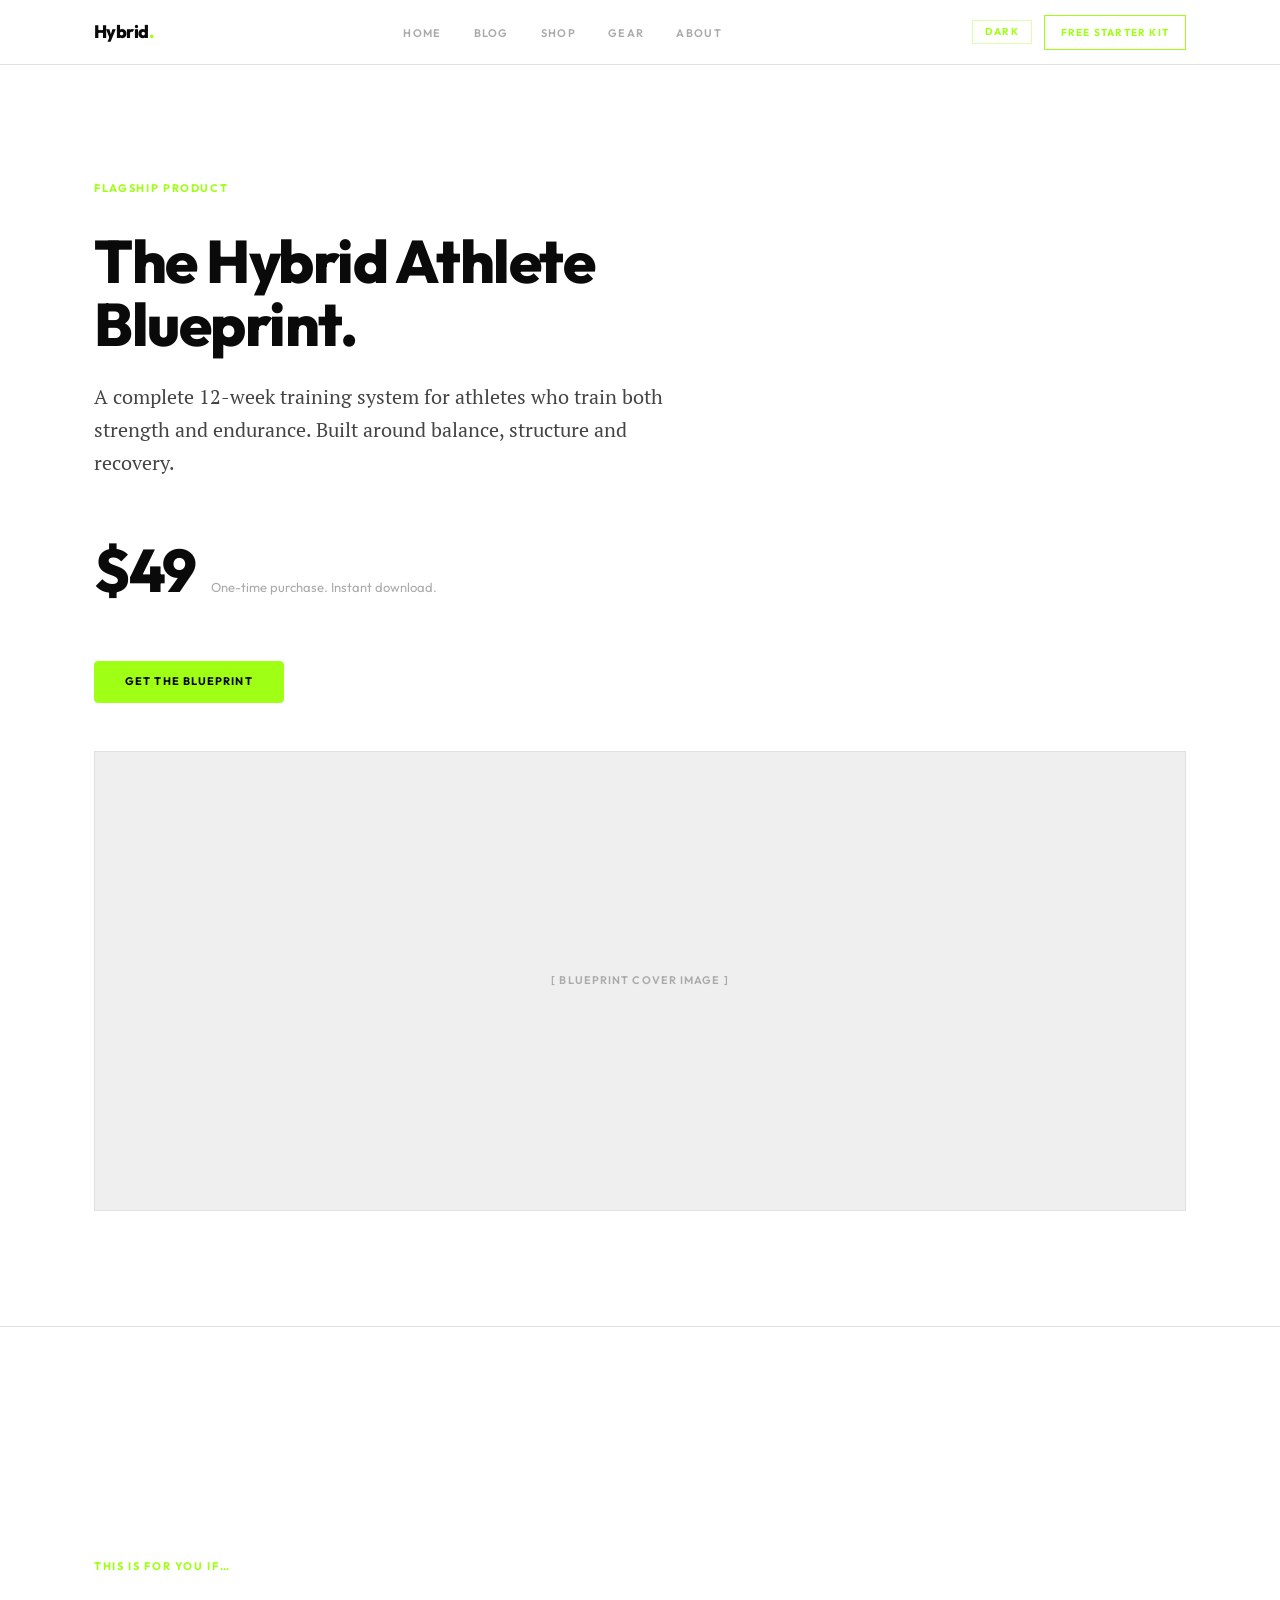
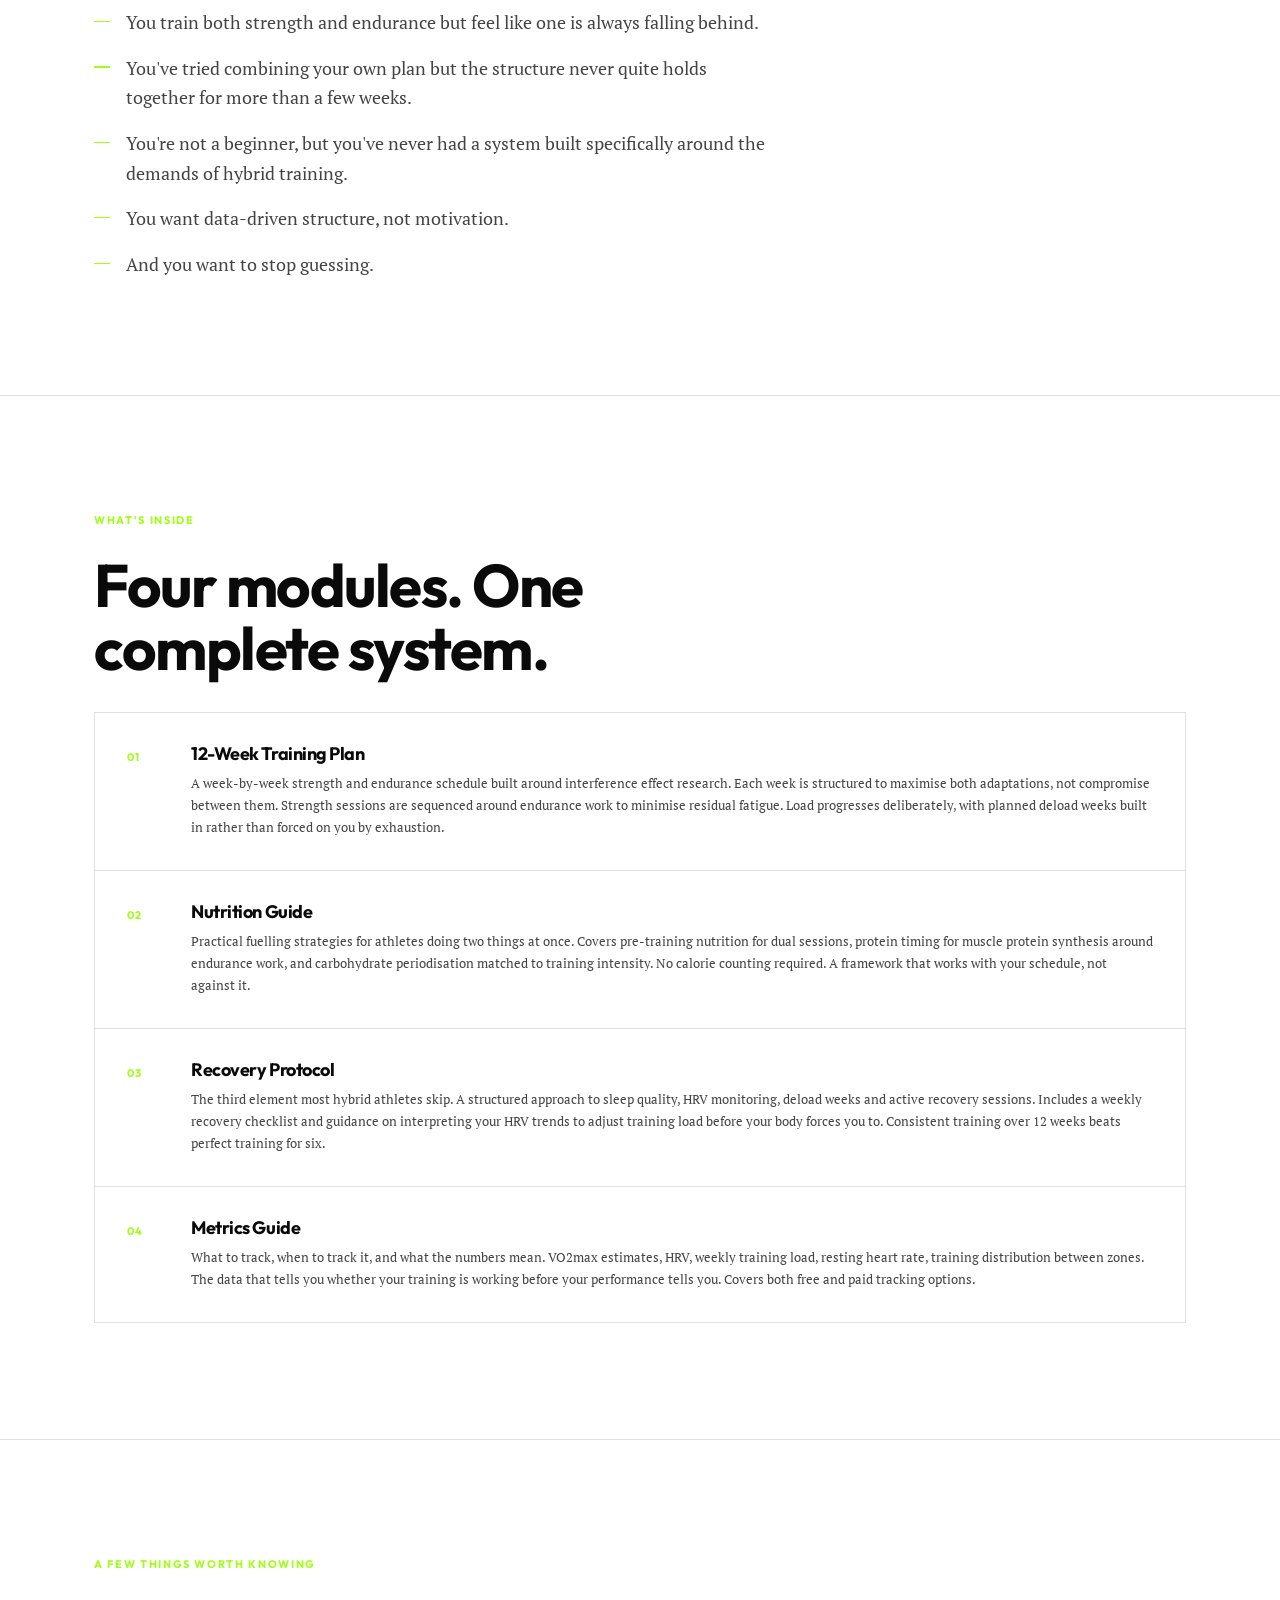
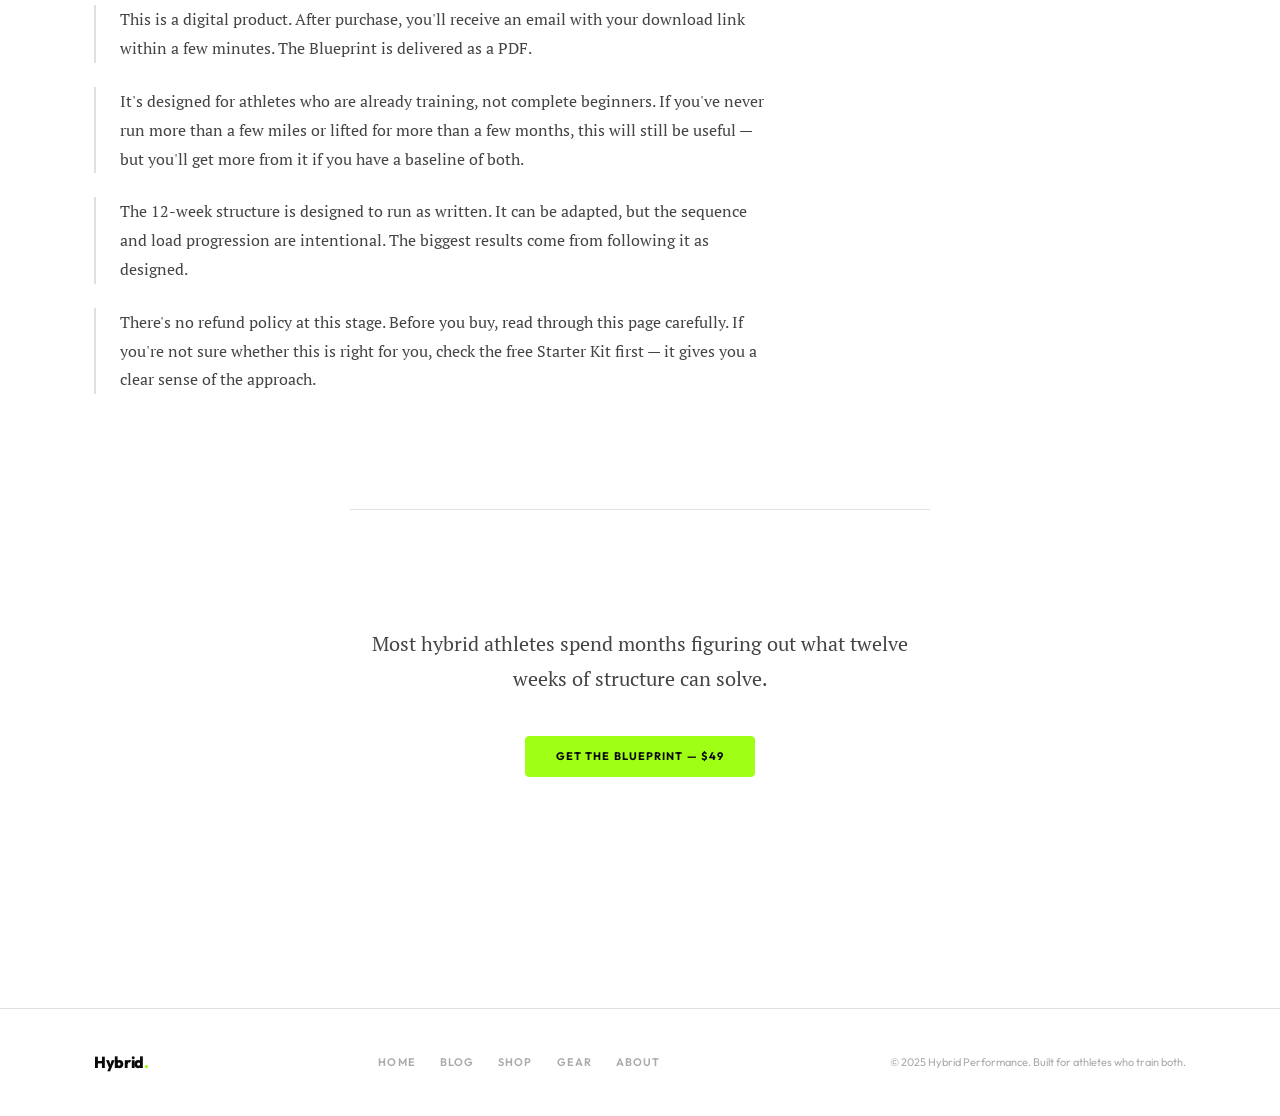
<file: blueprint.html>
<!DOCTYPE html>
<html lang="en">
<head>
  <meta charset="UTF-8">
  <meta name="viewport" content="width=device-width, initial-scale=1.0">
  <title>The Hybrid Athlete Blueprint — Hybrid Performance</title>
  <meta name="description" content="A complete 12-week training system for hybrid athletes. Strength and endurance in one structured plan. $49, instant download.">
  <link rel="canonical" href="https://hybridperformance.co/blueprint.html">
  <link rel="preconnect" href="https://fonts.googleapis.com">
  <link rel="preconnect" href="https://fonts.gstatic.com" crossorigin>
  <link href="https://fonts.googleapis.com/css2?family=Outfit:wght@400;600;700;800&family=PT+Serif:ital,wght@0,400;1,400&display=swap" rel="stylesheet">
  <link rel="stylesheet" href="styles.css">
  <script>if(localStorage.getItem('hp-color-mode')==='dark')document.documentElement.classList.add('dark');</script>
</head>
<body>

  <nav class="nav" aria-label="Main navigation">
    <div class="nav-inner">
      <a href="index.html" class="nav-logo">Hybrid<span>.</span></a>
      <ul class="nav-links" role="list">
        <li><a href="index.html">Home</a></li>
        <li><a href="blog.html">Blog</a></li>
        <li><a href="shop.html">Shop</a></li>
        <li><a href="gear.html">Gear</a></li>
        <li><a href="about.html">About</a></li>
      </ul>
      <div class="nav-right">
        <button class="mode-toggle" aria-label="Toggle color mode">
          <span class="toggle-label-dark">DARK</span>
          <span class="toggle-label-light">LIGHT</span>
        </button>
        <a href="starter-kit.html" class="nav-cta">Free Starter Kit</a>
      </div>
      <button class="hamburger" aria-label="Open menu" aria-expanded="false">
        <span></span><span></span><span></span>
      </button>
    </div>
    <div class="nav-mobile">
      <a href="index.html">Home</a>
      <a href="blog.html">Blog</a>
      <a href="shop.html">Shop</a>
      <a href="gear.html">Gear</a>
      <a href="about.html">About</a>
      <div class="nav-mobile-bottom">
        <button class="mode-toggle" aria-label="Toggle color mode">
          <span class="toggle-label-dark">DARK</span>
          <span class="toggle-label-light">LIGHT</span>
        </button>
        <a href="starter-kit.html" class="nav-cta">Free Starter Kit</a>
      </div>
    </div>
  </nav>

  <header class="product-hero">
    <div class="container">
      <span class="hero-label fade-in">Flagship Product</span>
      <h1 class="fade-in fade-in-delay-1">The Hybrid Athlete Blueprint.</h1>
      <p class="subheadline fade-in fade-in-delay-2">A complete 12-week training system for athletes who train both strength and endurance. Built around balance, structure and recovery.</p>
      <div class="price-badge fade-in fade-in-delay-3">
        <span class="price-amount">$49</span>
        <span class="price-note">One-time purchase. Instant download.</span>
      </div>
      <a href="https://ekinci86.gumroad.com/l/vdzkp" target="_blank" rel="noopener noreferrer" class="btn btn-primary fade-in">Get the Blueprint</a>
      <div class="img-placeholder img-placeholder-article fade-in" style="margin-top: var(--space-12);">[ Blueprint Cover Image ]</div>
    </div>
  </header>

  <main>

    <section class="section">
      <div class="container">
        <div class="prose-section">
          <span class="section-label fade-in">This is for you if…</span>
          <ul class="for-you-list">
            <li class="fade-in">You train both strength and endurance but feel like one is always falling behind.</li>
            <li class="fade-in fade-in-delay-1">You've tried combining your own plan but the structure never quite holds together for more than a few weeks.</li>
            <li class="fade-in fade-in-delay-2">You're not a beginner, but you've never had a system built specifically around the demands of hybrid training.</li>
            <li class="fade-in fade-in-delay-3">You want data-driven structure, not motivation.</li>
            <li class="fade-in">And you want to stop guessing.</li>
          </ul>
        </div>
      </div>
    </section>

    <hr class="section-divider">

    <section class="section">
      <div class="container">
        <span class="section-label fade-in">What's Inside</span>
        <h2 class="fade-in fade-in-delay-1" style="max-width: 16ch; margin-bottom: var(--space-4);">Four modules. One complete system.</h2>
        <div class="module-list">
          <div class="module-item fade-in">
            <span class="module-number">01</span>
            <div class="module-content">
              <h4>12-Week Training Plan</h4>
              <p>A week-by-week strength and endurance schedule built around interference effect research. Each week is structured to maximise both adaptations, not compromise between them. Strength sessions are sequenced around endurance work to minimise residual fatigue. Load progresses deliberately, with planned deload weeks built in rather than forced on you by exhaustion.</p>
            </div>
          </div>
          <div class="module-item fade-in">
            <span class="module-number">02</span>
            <div class="module-content">
              <h4>Nutrition Guide</h4>
              <p>Practical fuelling strategies for athletes doing two things at once. Covers pre-training nutrition for dual sessions, protein timing for muscle protein synthesis around endurance work, and carbohydrate periodisation matched to training intensity. No calorie counting required. A framework that works with your schedule, not against it.</p>
            </div>
          </div>
          <div class="module-item fade-in">
            <span class="module-number">03</span>
            <div class="module-content">
              <h4>Recovery Protocol</h4>
              <p>The third element most hybrid athletes skip. A structured approach to sleep quality, HRV monitoring, deload weeks and active recovery sessions. Includes a weekly recovery checklist and guidance on interpreting your HRV trends to adjust training load before your body forces you to. Consistent training over 12 weeks beats perfect training for six.</p>
            </div>
          </div>
          <div class="module-item fade-in">
            <span class="module-number">04</span>
            <div class="module-content">
              <h4>Metrics Guide</h4>
              <p>What to track, when to track it, and what the numbers mean. VO2max estimates, HRV, weekly training load, resting heart rate, training distribution between zones. The data that tells you whether your training is working before your performance tells you. Covers both free and paid tracking options.</p>
            </div>
          </div>
        </div>
      </div>
    </section>

    <hr class="section-divider">

    <section class="section">
      <div class="container">
        <div class="prose-section">
          <span class="section-label fade-in">A Few Things Worth Knowing</span>
          <ul class="notes-list">
            <li class="fade-in">This is a digital product. After purchase, you'll receive an email with your download link within a few minutes. The Blueprint is delivered as a PDF.</li>
            <li class="fade-in">It's designed for athletes who are already training, not complete beginners. If you've never run more than a few miles or lifted for more than a few months, this will still be useful — but you'll get more from it if you have a baseline of both.</li>
            <li class="fade-in">The 12-week structure is designed to run as written. It can be adapted, but the sequence and load progression are intentional. The biggest results come from following it as designed.</li>
            <li class="fade-in">There's no refund policy at this stage. Before you buy, read through this page carefully. If you're not sure whether this is right for you, check the free Starter Kit first — it gives you a clear sense of the approach.</li>
          </ul>
        </div>
      </div>
    </section>

    <section class="section" style="padding-top: 0;">
      <div class="container">
        <div class="closing-cta fade-in">
          <p>Most hybrid athletes spend months figuring out what twelve weeks of structure can solve.</p>
          <a href="https://ekinci86.gumroad.com/l/vdzkp" target="_blank" rel="noopener noreferrer" class="btn btn-primary">Get the Blueprint — $49</a>
        </div>
      </div>
    </section>

  </main>

  <footer class="footer">
    <div class="footer-inner">
      <span class="footer-logo">Hybrid<span>.</span></span>
      <nav class="footer-nav">
        <a href="index.html">Home</a>
        <a href="blog.html">Blog</a>
        <a href="shop.html">Shop</a>
        <a href="gear.html">Gear</a>
        <a href="about.html">About</a>
      </nav>
      <span class="footer-copy">© 2025 Hybrid Performance. Built for athletes who train both.</span>
    </div>
  </footer>

  <script src="main.js"></script>
</body>
</html>
</file>
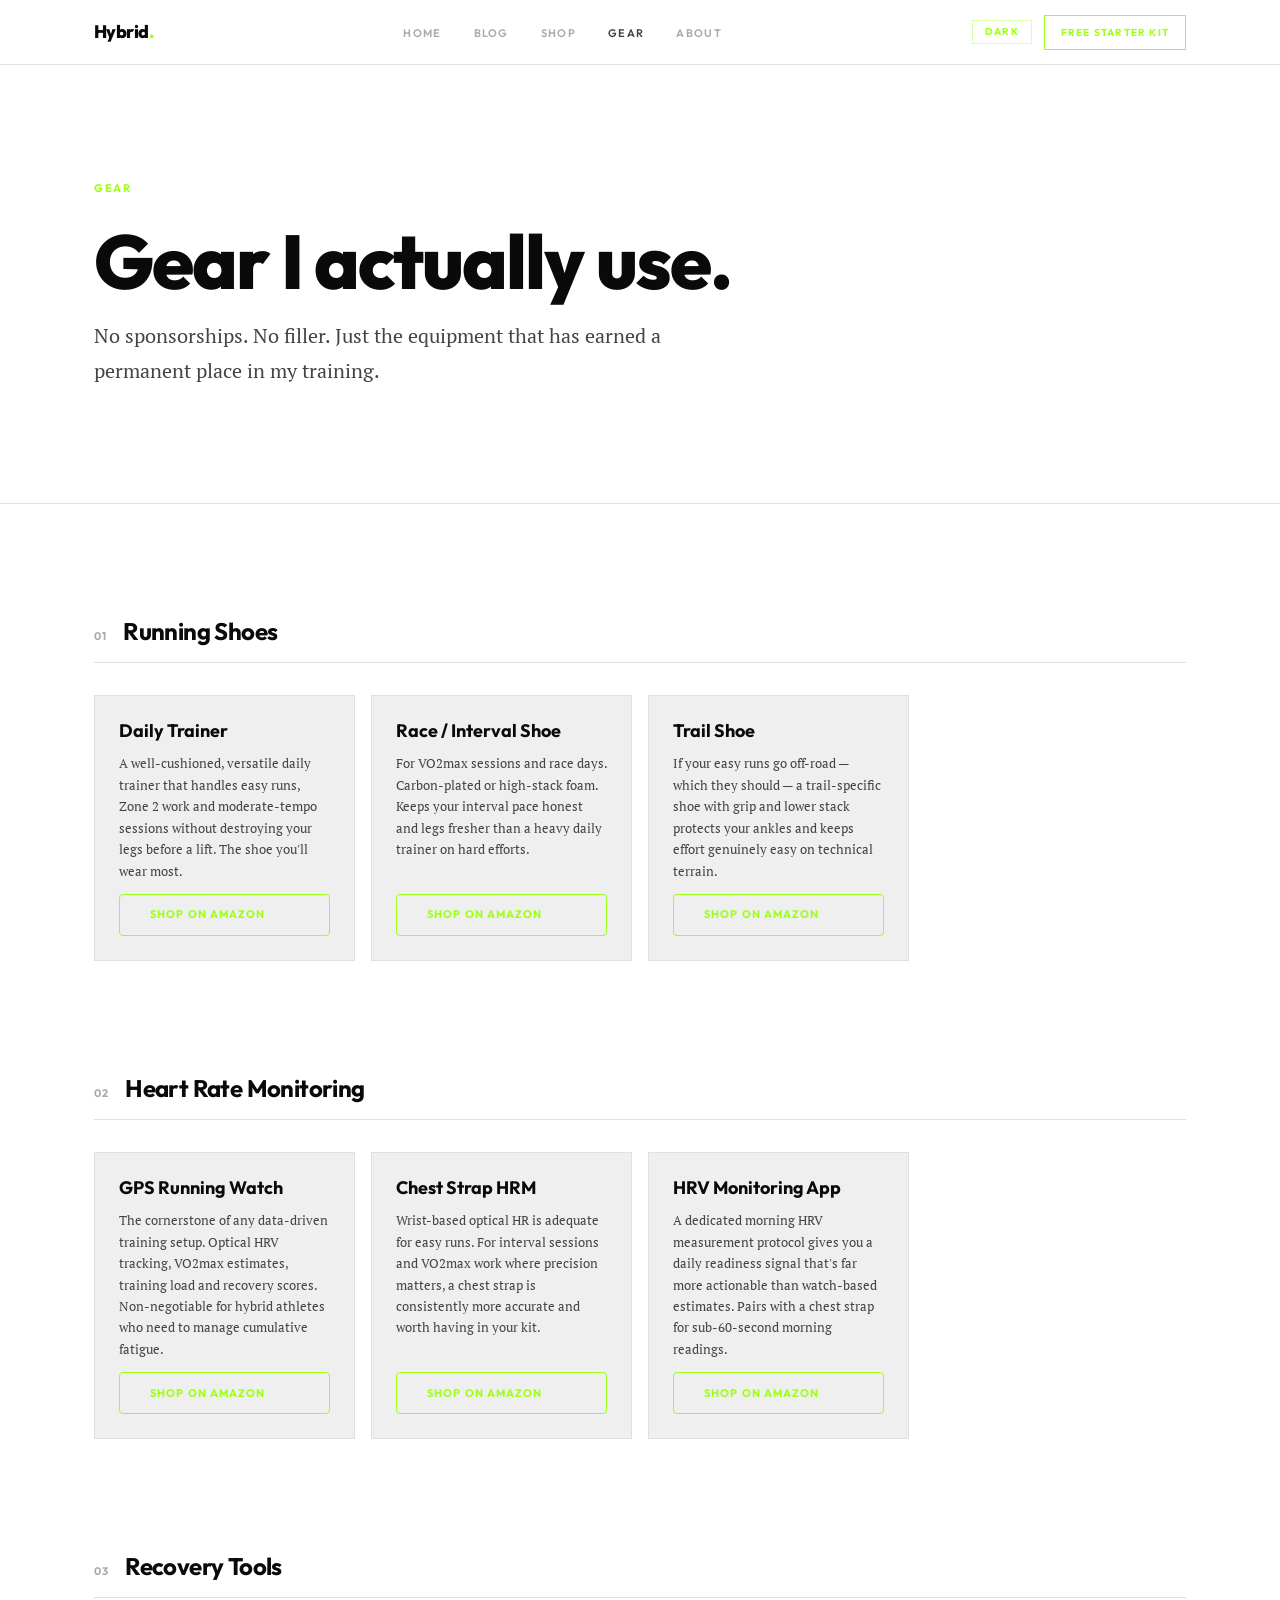
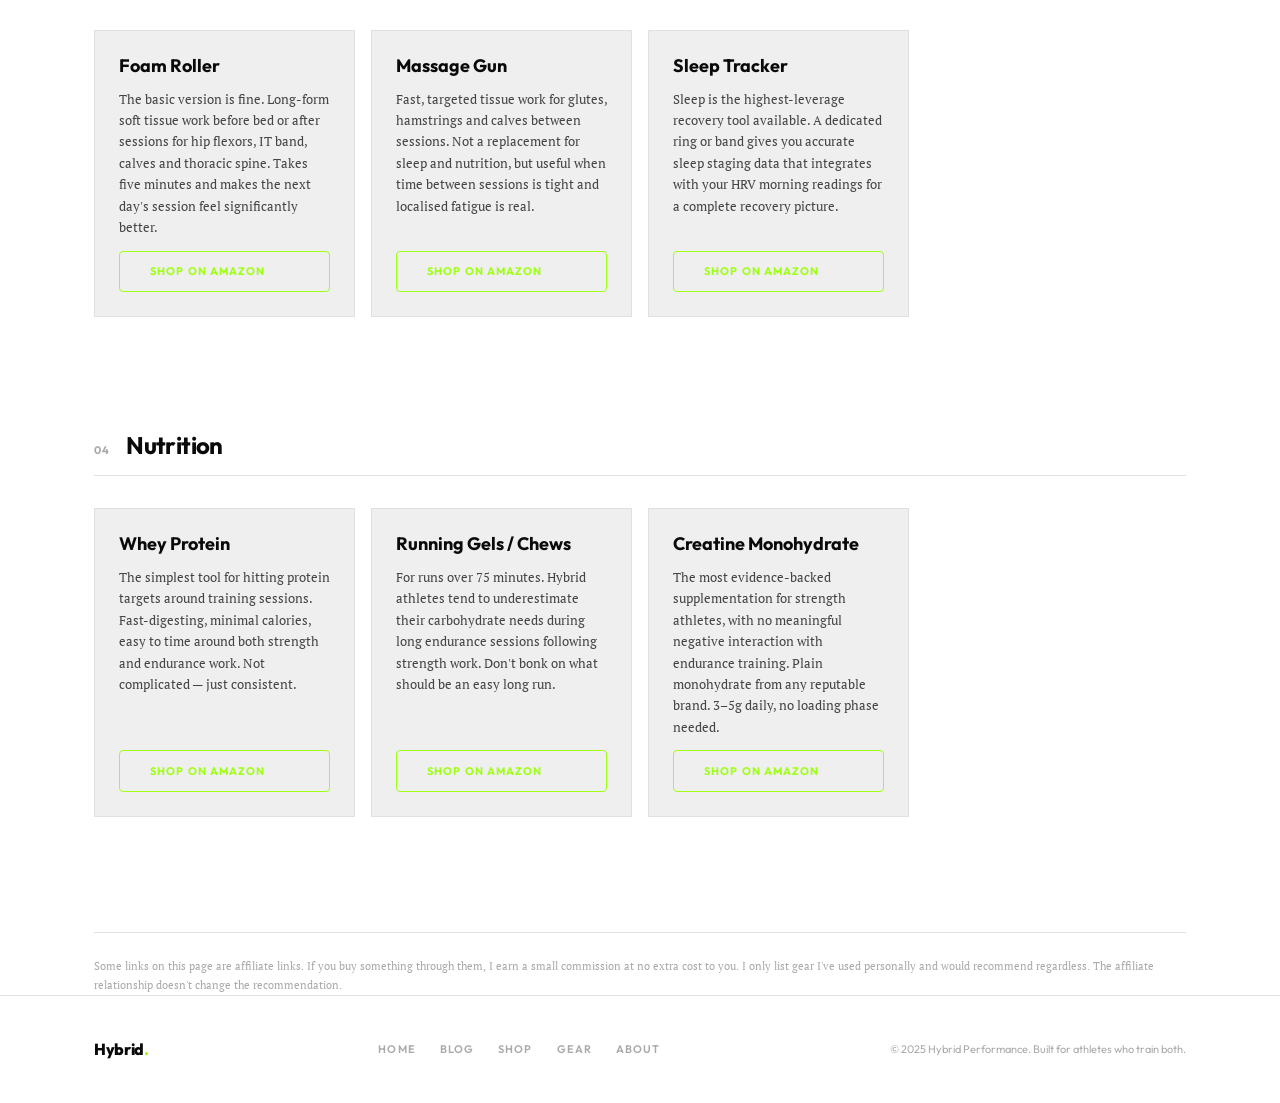
<file: gear.html>
<!DOCTYPE html>
<html lang="en">
<head>
  <meta charset="UTF-8">
  <meta name="viewport" content="width=device-width, initial-scale=1.0">
  <title>Gear — Hybrid Performance</title>
  <meta name="description" content="Equipment that has earned a permanent place in hybrid training. No sponsorships, no filler. Running shoes, heart rate monitors, recovery tools and nutrition.">
  <link rel="canonical" href="https://hybridperformance.co/gear.html">
  <link rel="preconnect" href="https://fonts.googleapis.com">
  <link rel="preconnect" href="https://fonts.gstatic.com" crossorigin>
  <link href="https://fonts.googleapis.com/css2?family=Outfit:wght@400;600;700;800&family=PT+Serif:ital,wght@0,400;1,400&display=swap" rel="stylesheet">
  <link rel="stylesheet" href="styles.css">
  <script>if(localStorage.getItem('hp-color-mode')==='dark')document.documentElement.classList.add('dark');</script>
</head>
<body>

  <nav class="nav" aria-label="Main navigation">
    <div class="nav-inner">
      <a href="index.html" class="nav-logo">Hybrid<span>.</span></a>
      <ul class="nav-links" role="list">
        <li><a href="index.html">Home</a></li>
        <li><a href="blog.html">Blog</a></li>
        <li><a href="shop.html">Shop</a></li>
        <li><a href="gear.html">Gear</a></li>
        <li><a href="about.html">About</a></li>
      </ul>
      <div class="nav-right">
        <button class="mode-toggle" aria-label="Toggle color mode">
          <span class="toggle-label-dark">DARK</span>
          <span class="toggle-label-light">LIGHT</span>
        </button>
        <a href="starter-kit.html" class="nav-cta">Free Starter Kit</a>
      </div>
      <button class="hamburger" aria-label="Open menu" aria-expanded="false">
        <span></span><span></span><span></span>
      </button>
    </div>
    <div class="nav-mobile">
      <a href="index.html">Home</a>
      <a href="blog.html">Blog</a>
      <a href="shop.html">Shop</a>
      <a href="gear.html">Gear</a>
      <a href="about.html">About</a>
      <div class="nav-mobile-bottom">
        <button class="mode-toggle" aria-label="Toggle color mode">
          <span class="toggle-label-dark">DARK</span>
          <span class="toggle-label-light">LIGHT</span>
        </button>
        <a href="starter-kit.html" class="nav-cta">Free Starter Kit</a>
      </div>
    </div>
  </nav>

  <header class="page-header">
    <div class="container">
      <span class="section-label fade-in">Gear</span>
      <h1 class="fade-in fade-in-delay-1">Gear I actually use.</h1>
      <p class="fade-in fade-in-delay-2">No sponsorships. No filler. Just the equipment that has earned a permanent place in my training.</p>
    </div>
  </header>

  <main>
    <div class="container">

      <!-- Running Shoes -->
      <div class="gear-section fade-in">
        <div class="gear-section-header">
          <span class="gear-section-number">01</span>
          <h3>Running Shoes</h3>
        </div>
        <div class="gear-grid">
          <div class="gear-card">
            <div class="gear-card-name">Daily Trainer</div>
            <p class="gear-card-desc">A well-cushioned, versatile daily trainer that handles easy runs, Zone 2 work and moderate-tempo sessions without destroying your legs before a lift. The shoe you'll wear most.</p>
            <a href="#" class="btn btn-outline" style="margin-top: auto;">Shop on Amazon</a>
          </div>
          <div class="gear-card">
            <div class="gear-card-name">Race / Interval Shoe</div>
            <p class="gear-card-desc">For VO2max sessions and race days. Carbon-plated or high-stack foam. Keeps your interval pace honest and legs fresher than a heavy daily trainer on hard efforts.</p>
            <a href="#" class="btn btn-outline" style="margin-top: auto;">Shop on Amazon</a>
          </div>
          <div class="gear-card">
            <div class="gear-card-name">Trail Shoe</div>
            <p class="gear-card-desc">If your easy runs go off-road — which they should — a trail-specific shoe with grip and lower stack protects your ankles and keeps effort genuinely easy on technical terrain.</p>
            <a href="#" class="btn btn-outline" style="margin-top: auto;">Shop on Amazon</a>
          </div>
        </div>
      </div>

      <!-- Heart Rate Monitoring -->
      <div class="gear-section fade-in">
        <div class="gear-section-header">
          <span class="gear-section-number">02</span>
          <h3>Heart Rate Monitoring</h3>
        </div>
        <div class="gear-grid">
          <div class="gear-card">
            <div class="gear-card-name">GPS Running Watch</div>
            <p class="gear-card-desc">The cornerstone of any data-driven training setup. Optical HRV tracking, VO2max estimates, training load and recovery scores. Non-negotiable for hybrid athletes who need to manage cumulative fatigue.</p>
            <a href="#" class="btn btn-outline" style="margin-top: auto;">Shop on Amazon</a>
          </div>
          <div class="gear-card">
            <div class="gear-card-name">Chest Strap HRM</div>
            <p class="gear-card-desc">Wrist-based optical HR is adequate for easy runs. For interval sessions and VO2max work where precision matters, a chest strap is consistently more accurate and worth having in your kit.</p>
            <a href="#" class="btn btn-outline" style="margin-top: auto;">Shop on Amazon</a>
          </div>
          <div class="gear-card">
            <div class="gear-card-name">HRV Monitoring App</div>
            <p class="gear-card-desc">A dedicated morning HRV measurement protocol gives you a daily readiness signal that's far more actionable than watch-based estimates. Pairs with a chest strap for sub-60-second morning readings.</p>
            <a href="#" class="btn btn-outline" style="margin-top: auto;">Shop on Amazon</a>
          </div>
        </div>
      </div>

      <!-- Recovery Tools -->
      <div class="gear-section fade-in">
        <div class="gear-section-header">
          <span class="gear-section-number">03</span>
          <h3>Recovery Tools</h3>
        </div>
        <div class="gear-grid">
          <div class="gear-card">
            <div class="gear-card-name">Foam Roller</div>
            <p class="gear-card-desc">The basic version is fine. Long-form soft tissue work before bed or after sessions for hip flexors, IT band, calves and thoracic spine. Takes five minutes and makes the next day's session feel significantly better.</p>
            <a href="#" class="btn btn-outline" style="margin-top: auto;">Shop on Amazon</a>
          </div>
          <div class="gear-card">
            <div class="gear-card-name">Massage Gun</div>
            <p class="gear-card-desc">Fast, targeted tissue work for glutes, hamstrings and calves between sessions. Not a replacement for sleep and nutrition, but useful when time between sessions is tight and localised fatigue is real.</p>
            <a href="#" class="btn btn-outline" style="margin-top: auto;">Shop on Amazon</a>
          </div>
          <div class="gear-card">
            <div class="gear-card-name">Sleep Tracker</div>
            <p class="gear-card-desc">Sleep is the highest-leverage recovery tool available. A dedicated ring or band gives you accurate sleep staging data that integrates with your HRV morning readings for a complete recovery picture.</p>
            <a href="#" class="btn btn-outline" style="margin-top: auto;">Shop on Amazon</a>
          </div>
        </div>
      </div>

      <!-- Nutrition -->
      <div class="gear-section fade-in">
        <div class="gear-section-header">
          <span class="gear-section-number">04</span>
          <h3>Nutrition</h3>
        </div>
        <div class="gear-grid">
          <div class="gear-card">
            <div class="gear-card-name">Whey Protein</div>
            <p class="gear-card-desc">The simplest tool for hitting protein targets around training sessions. Fast-digesting, minimal calories, easy to time around both strength and endurance work. Not complicated — just consistent.</p>
            <a href="#" class="btn btn-outline" style="margin-top: auto;">Shop on Amazon</a>
          </div>
          <div class="gear-card">
            <div class="gear-card-name">Running Gels / Chews</div>
            <p class="gear-card-desc">For runs over 75 minutes. Hybrid athletes tend to underestimate their carbohydrate needs during long endurance sessions following strength work. Don't bonk on what should be an easy long run.</p>
            <a href="#" class="btn btn-outline" style="margin-top: auto;">Shop on Amazon</a>
          </div>
          <div class="gear-card">
            <div class="gear-card-name">Creatine Monohydrate</div>
            <p class="gear-card-desc">The most evidence-backed supplementation for strength athletes, with no meaningful negative interaction with endurance training. Plain monohydrate from any reputable brand. 3–5g daily, no loading phase needed.</p>
            <a href="#" class="btn btn-outline" style="margin-top: auto;">Shop on Amazon</a>
          </div>
        </div>
      </div>

      <p class="affiliate-disclaimer fade-in">
        Some links on this page are affiliate links. If you buy something through them, I earn a small commission at no extra cost to you. I only list gear I've used personally and would recommend regardless. The affiliate relationship doesn't change the recommendation.
      </p>

    </div>
  </main>

  <footer class="footer">
    <div class="footer-inner">
      <span class="footer-logo">Hybrid<span>.</span></span>
      <nav class="footer-nav">
        <a href="index.html">Home</a>
        <a href="blog.html">Blog</a>
        <a href="shop.html">Shop</a>
        <a href="gear.html">Gear</a>
        <a href="about.html">About</a>
      </nav>
      <span class="footer-copy">© 2025 Hybrid Performance. Built for athletes who train both.</span>
    </div>
  </footer>

  <script src="main.js"></script>
</body>
</html>
</file>
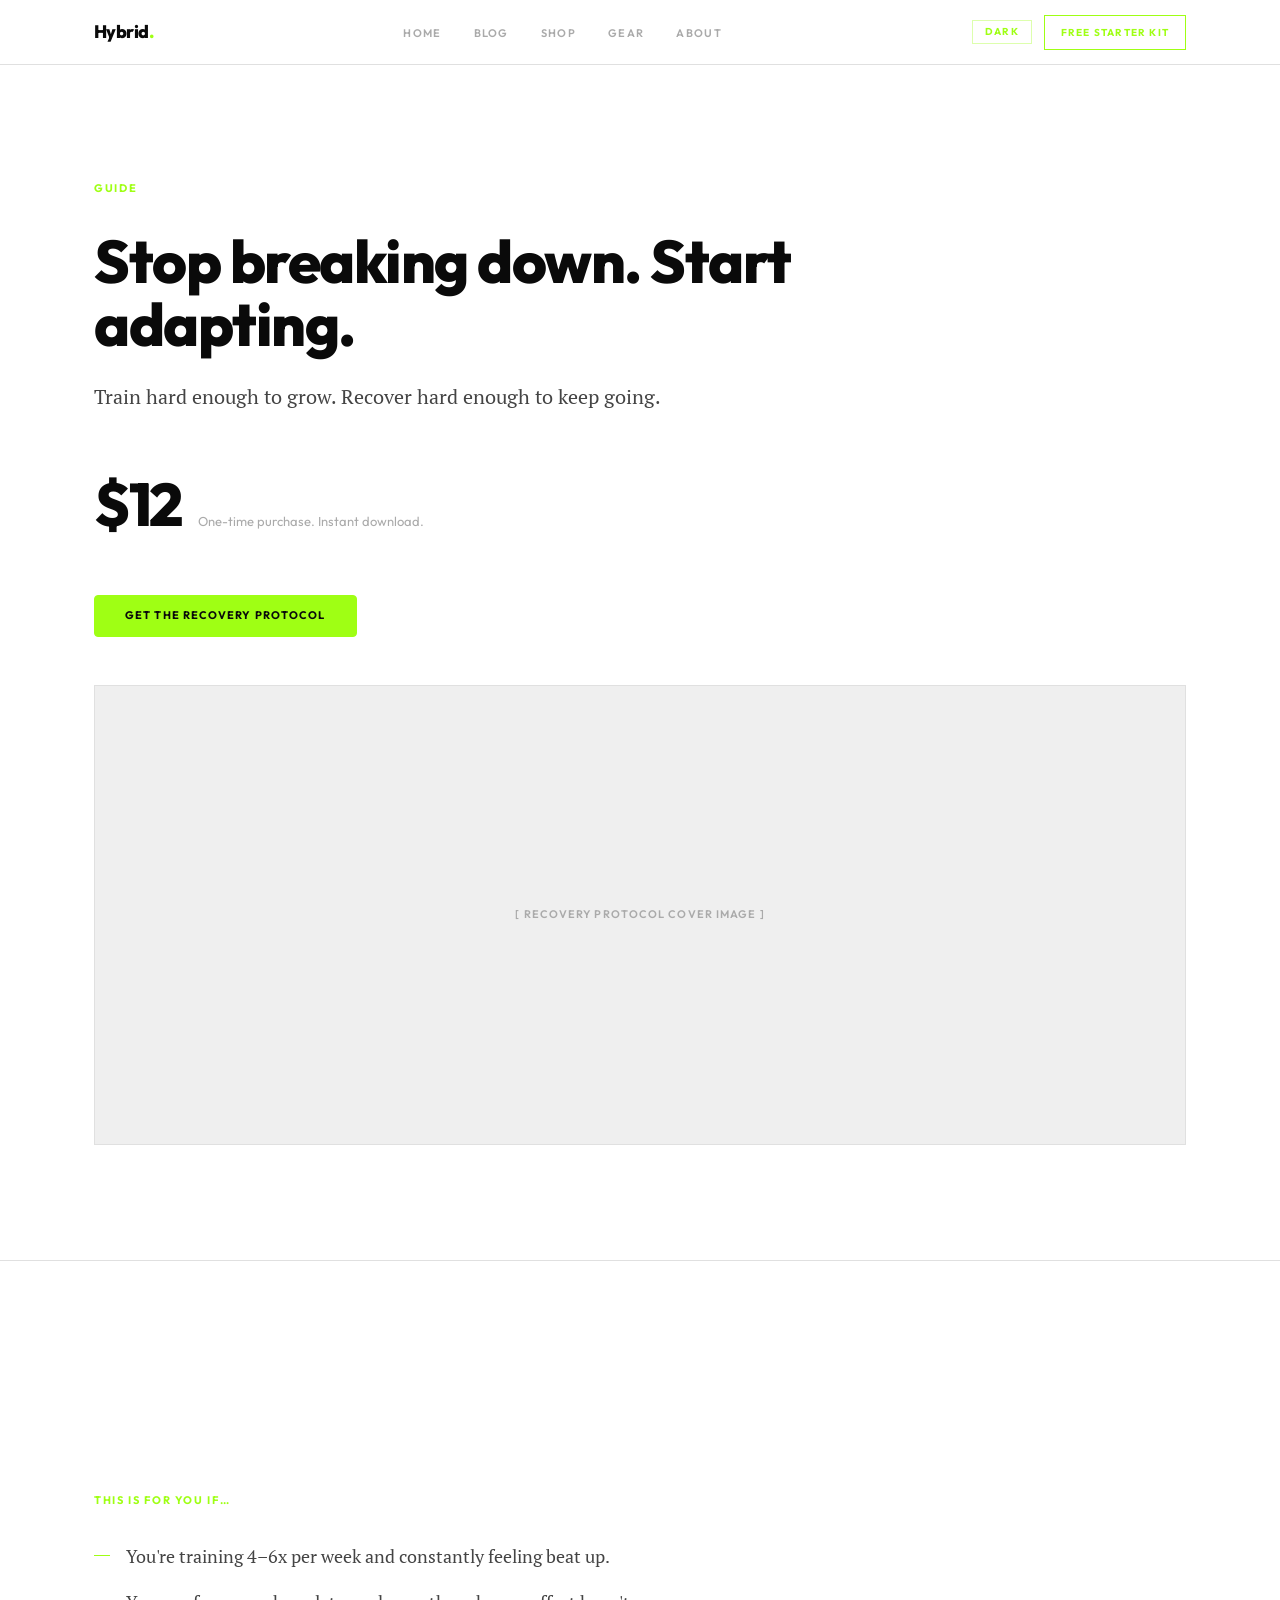
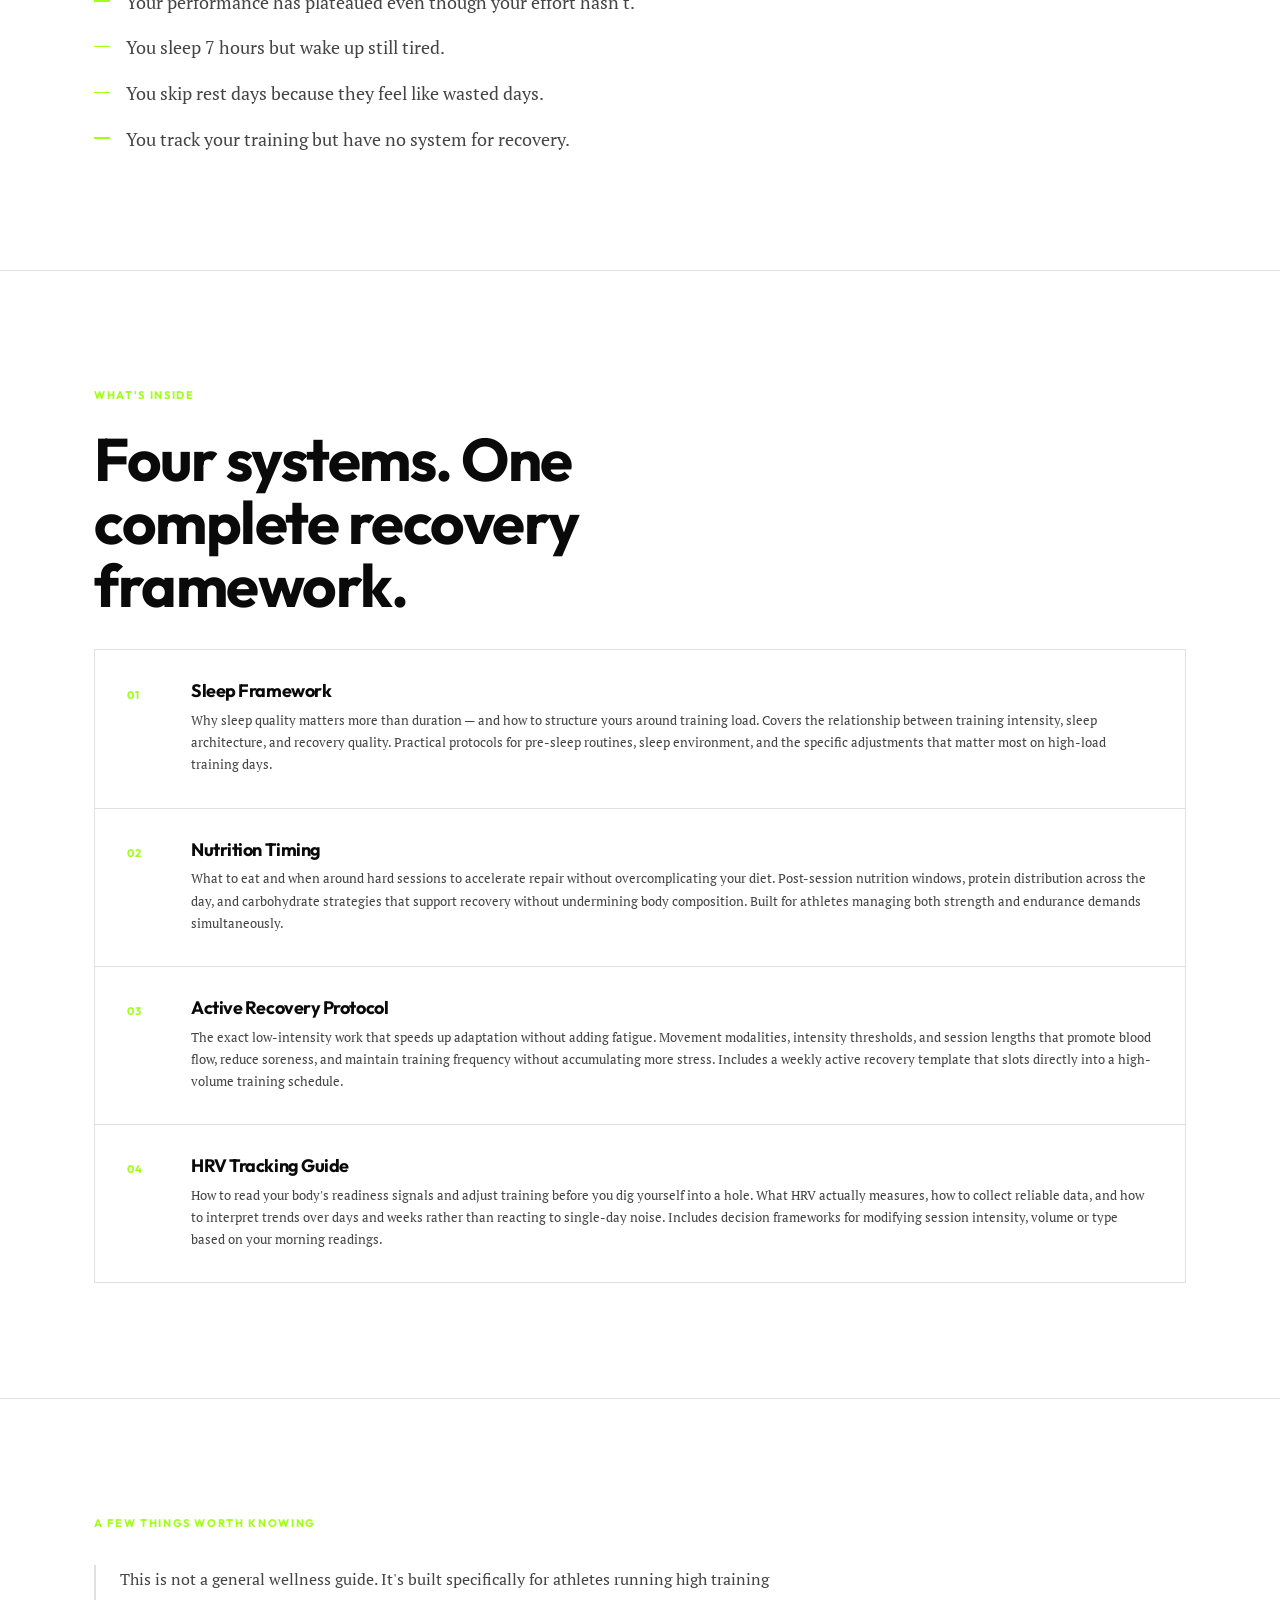
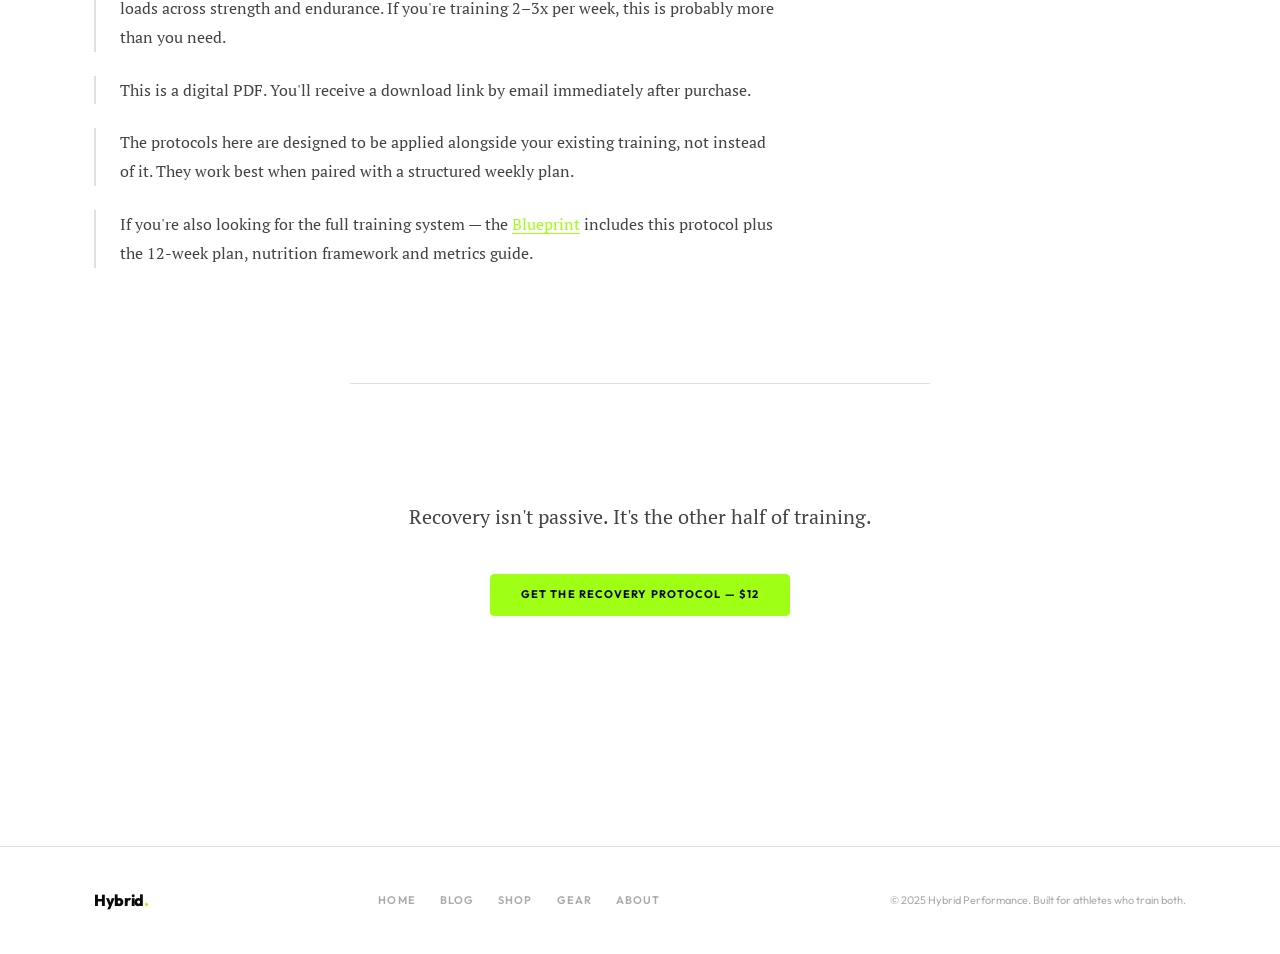
<file: recovery-protocol.html>
<!DOCTYPE html>
<html lang="en">
<head>
  <meta charset="UTF-8">
  <meta name="viewport" content="width=device-width, initial-scale=1.0">
  <title>Recovery Protocol — Hybrid Performance</title>
  <meta name="description" content="A structured recovery system for hybrid athletes running high training loads. Sleep, nutrition timing, active recovery and HRV tracking. $12, instant download.">
  <link rel="canonical" href="https://hybridperformance.co/recovery-protocol.html">
  <link rel="preconnect" href="https://fonts.googleapis.com">
  <link rel="preconnect" href="https://fonts.gstatic.com" crossorigin>
  <link href="https://fonts.googleapis.com/css2?family=Outfit:wght@400;600;700;800&family=PT+Serif:ital,wght@0,400;1,400&display=swap" rel="stylesheet">
  <link rel="stylesheet" href="styles.css">
  <script>if(localStorage.getItem('hp-color-mode')==='dark')document.documentElement.classList.add('dark');</script>
</head>
<body>

  <nav class="nav" aria-label="Main navigation">
    <div class="nav-inner">
      <a href="index.html" class="nav-logo">Hybrid<span>.</span></a>
      <ul class="nav-links" role="list">
        <li><a href="index.html">Home</a></li>
        <li><a href="blog.html">Blog</a></li>
        <li><a href="shop.html">Shop</a></li>
        <li><a href="gear.html">Gear</a></li>
        <li><a href="about.html">About</a></li>
      </ul>
      <div class="nav-right">
        <button class="mode-toggle" aria-label="Toggle color mode">
          <span class="toggle-label-dark">DARK</span>
          <span class="toggle-label-light">LIGHT</span>
        </button>
        <a href="starter-kit.html" class="nav-cta">Free Starter Kit</a>
      </div>
      <button class="hamburger" aria-label="Open menu" aria-expanded="false">
        <span></span><span></span><span></span>
      </button>
    </div>
    <div class="nav-mobile">
      <a href="index.html">Home</a>
      <a href="blog.html">Blog</a>
      <a href="shop.html">Shop</a>
      <a href="gear.html">Gear</a>
      <a href="about.html">About</a>
      <div class="nav-mobile-bottom">
        <button class="mode-toggle" aria-label="Toggle color mode">
          <span class="toggle-label-dark">DARK</span>
          <span class="toggle-label-light">LIGHT</span>
        </button>
        <a href="starter-kit.html" class="nav-cta">Free Starter Kit</a>
      </div>
    </div>
  </nav>

  <header class="product-hero">
    <div class="container">
      <span class="hero-label fade-in">Guide</span>
      <h1 class="fade-in fade-in-delay-1">Stop breaking down. Start adapting.</h1>
      <p class="subheadline fade-in fade-in-delay-2">Train hard enough to grow. Recover hard enough to keep going.</p>
      <div class="price-badge fade-in fade-in-delay-3">
        <span class="price-amount">$12</span>
        <span class="price-note">One-time purchase. Instant download.</span>
      </div>
      <a href="https://ekinci86.gumroad.com/l/uoaaxq" target="_blank" rel="noopener noreferrer" class="btn btn-primary fade-in">Get the Recovery Protocol</a>
      <div class="img-placeholder img-placeholder-article fade-in" style="margin-top: var(--space-12);">[ Recovery Protocol Cover Image ]</div>
    </div>
  </header>

  <main>

    <section class="section">
      <div class="container">
        <div class="prose-section">
          <span class="section-label fade-in">This is for you if…</span>
          <ul class="for-you-list">
            <li class="fade-in">You're training 4–6x per week and constantly feeling beat up.</li>
            <li class="fade-in fade-in-delay-1">Your performance has plateaued even though your effort hasn't.</li>
            <li class="fade-in fade-in-delay-2">You sleep 7 hours but wake up still tired.</li>
            <li class="fade-in fade-in-delay-3">You skip rest days because they feel like wasted days.</li>
            <li class="fade-in">You track your training but have no system for recovery.</li>
          </ul>
        </div>
      </div>
    </section>

    <hr class="section-divider">

    <section class="section">
      <div class="container">
        <span class="section-label fade-in">What's Inside</span>
        <h2 class="fade-in fade-in-delay-1" style="max-width: 16ch; margin-bottom: var(--space-4);">Four systems. One complete recovery framework.</h2>
        <div class="module-list">
          <div class="module-item fade-in">
            <span class="module-number">01</span>
            <div class="module-content">
              <h4>Sleep Framework</h4>
              <p>Why sleep quality matters more than duration — and how to structure yours around training load. Covers the relationship between training intensity, sleep architecture, and recovery quality. Practical protocols for pre-sleep routines, sleep environment, and the specific adjustments that matter most on high-load training days.</p>
            </div>
          </div>
          <div class="module-item fade-in">
            <span class="module-number">02</span>
            <div class="module-content">
              <h4>Nutrition Timing</h4>
              <p>What to eat and when around hard sessions to accelerate repair without overcomplicating your diet. Post-session nutrition windows, protein distribution across the day, and carbohydrate strategies that support recovery without undermining body composition. Built for athletes managing both strength and endurance demands simultaneously.</p>
            </div>
          </div>
          <div class="module-item fade-in">
            <span class="module-number">03</span>
            <div class="module-content">
              <h4>Active Recovery Protocol</h4>
              <p>The exact low-intensity work that speeds up adaptation without adding fatigue. Movement modalities, intensity thresholds, and session lengths that promote blood flow, reduce soreness, and maintain training frequency without accumulating more stress. Includes a weekly active recovery template that slots directly into a high-volume training schedule.</p>
            </div>
          </div>
          <div class="module-item fade-in">
            <span class="module-number">04</span>
            <div class="module-content">
              <h4>HRV Tracking Guide</h4>
              <p>How to read your body's readiness signals and adjust training before you dig yourself into a hole. What HRV actually measures, how to collect reliable data, and how to interpret trends over days and weeks rather than reacting to single-day noise. Includes decision frameworks for modifying session intensity, volume or type based on your morning readings.</p>
            </div>
          </div>
        </div>
      </div>
    </section>

    <hr class="section-divider">

    <section class="section">
      <div class="container">
        <div class="prose-section">
          <span class="section-label fade-in">A Few Things Worth Knowing</span>
          <ul class="notes-list">
            <li class="fade-in">This is not a general wellness guide. It's built specifically for athletes running high training loads across strength and endurance. If you're training 2–3x per week, this is probably more than you need.</li>
            <li class="fade-in">This is a digital PDF. You'll receive a download link by email immediately after purchase.</li>
            <li class="fade-in">The protocols here are designed to be applied alongside your existing training, not instead of it. They work best when paired with a structured weekly plan.</li>
            <li class="fade-in">If you're also looking for the full training system — the <a href="blueprint.html" style="color: var(--accent); text-decoration: underline; text-underline-offset: 3px;">Blueprint</a> includes this protocol plus the 12-week plan, nutrition framework and metrics guide.</li>
          </ul>
        </div>
      </div>
    </section>

    <section class="section" style="padding-top: 0;">
      <div class="container">
        <div class="closing-cta fade-in">
          <p>Recovery isn't passive. It's the other half of training.</p>
          <a href="https://ekinci86.gumroad.com/l/uoaaxq" target="_blank" rel="noopener noreferrer" class="btn btn-primary">Get the Recovery Protocol — $12</a>
        </div>
      </div>
    </section>

  </main>

  <footer class="footer">
    <div class="footer-inner">
      <span class="footer-logo">Hybrid<span>.</span></span>
      <nav class="footer-nav" aria-label="Footer navigation">
        <a href="index.html">Home</a>
        <a href="blog.html">Blog</a>
        <a href="shop.html">Shop</a>
        <a href="gear.html">Gear</a>
        <a href="about.html">About</a>
      </nav>
      <span class="footer-copy">© 2025 Hybrid Performance. Built for athletes who train both.</span>
    </div>
  </footer>

  <script src="main.js"></script>
</body>
</html>
</file>
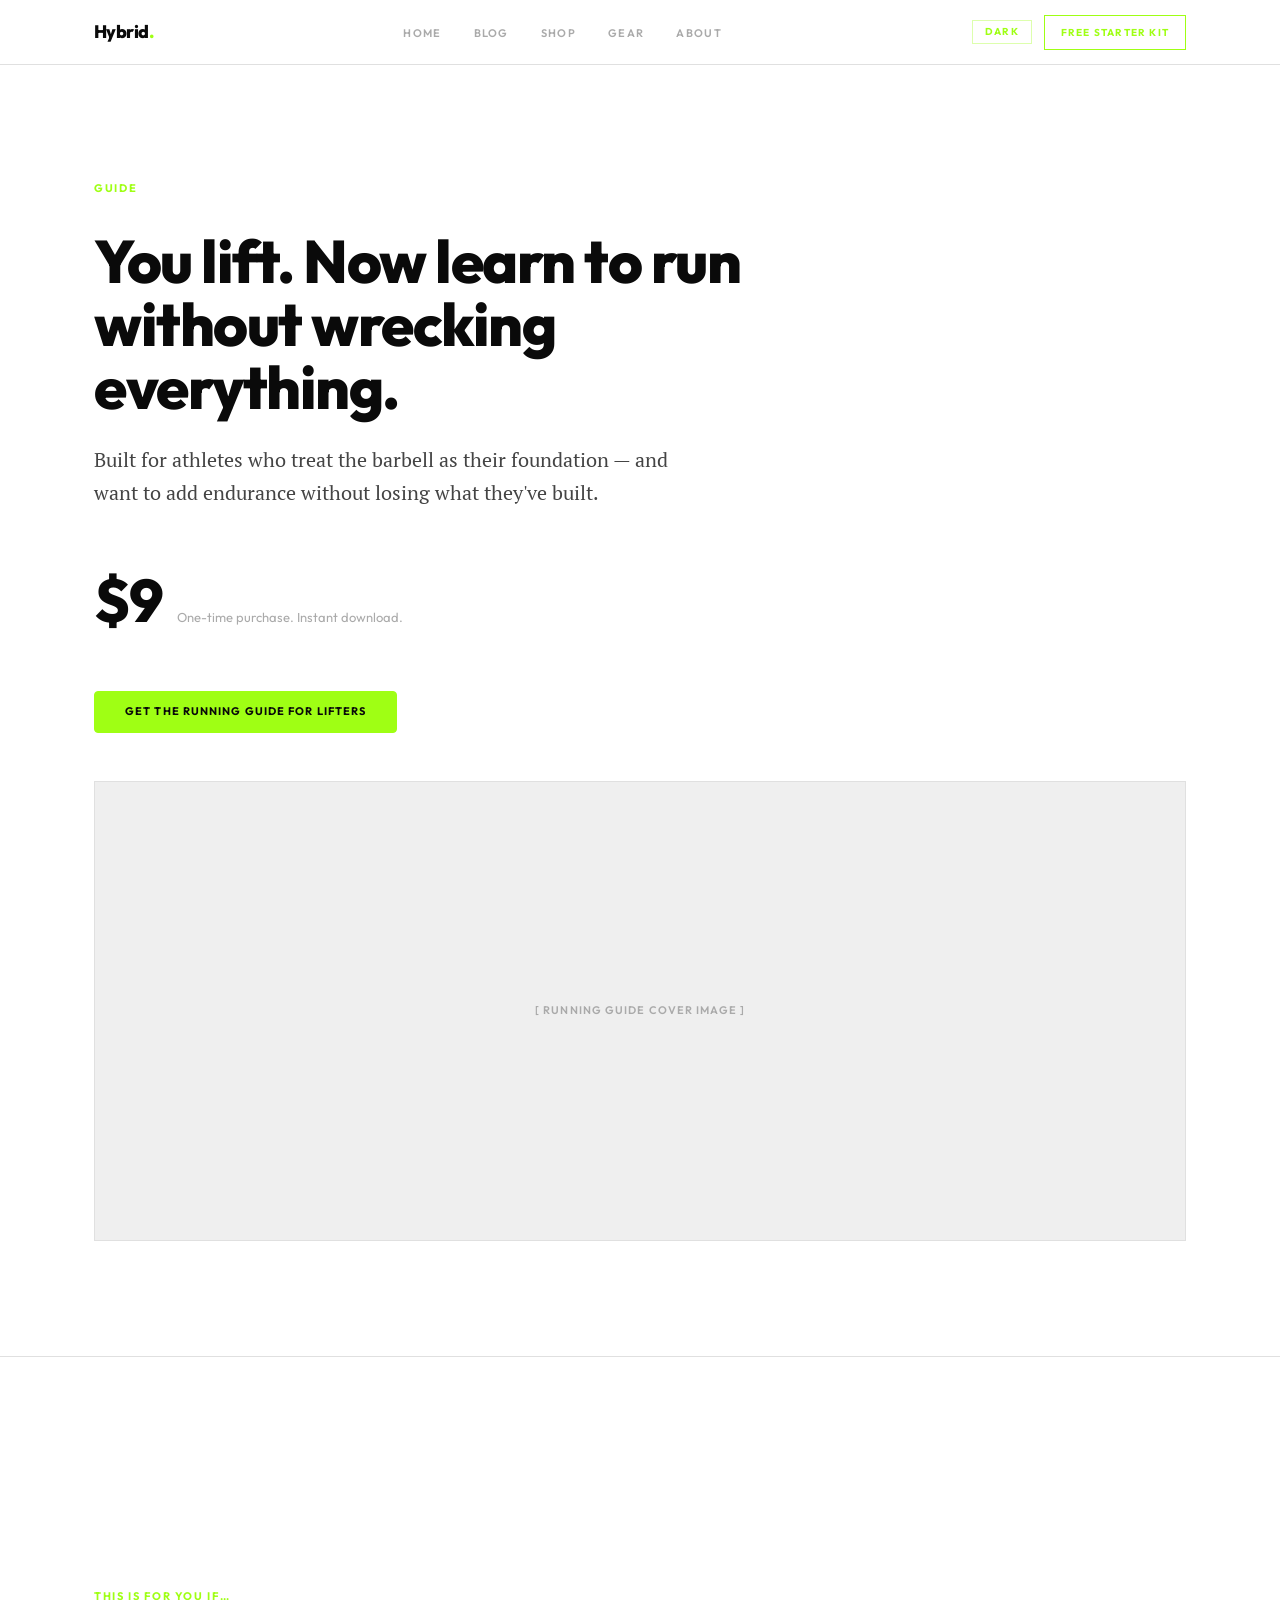
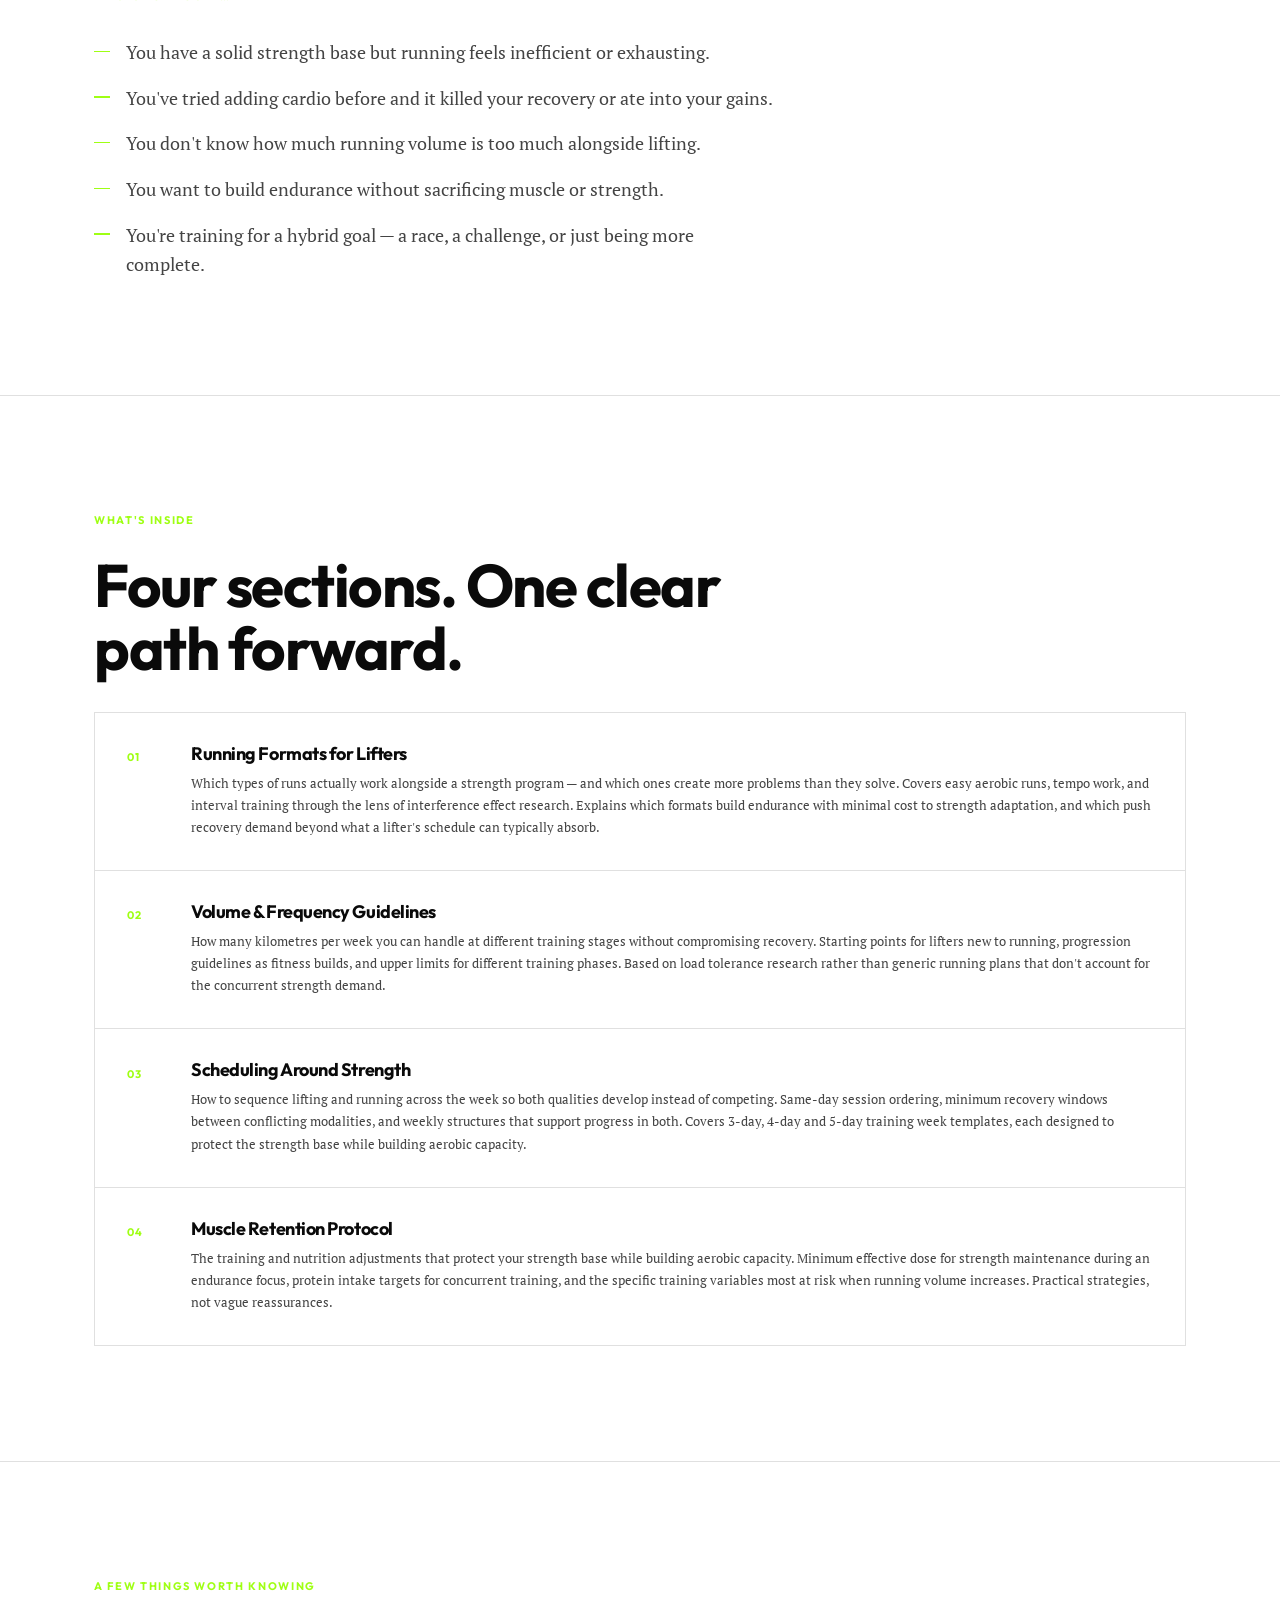
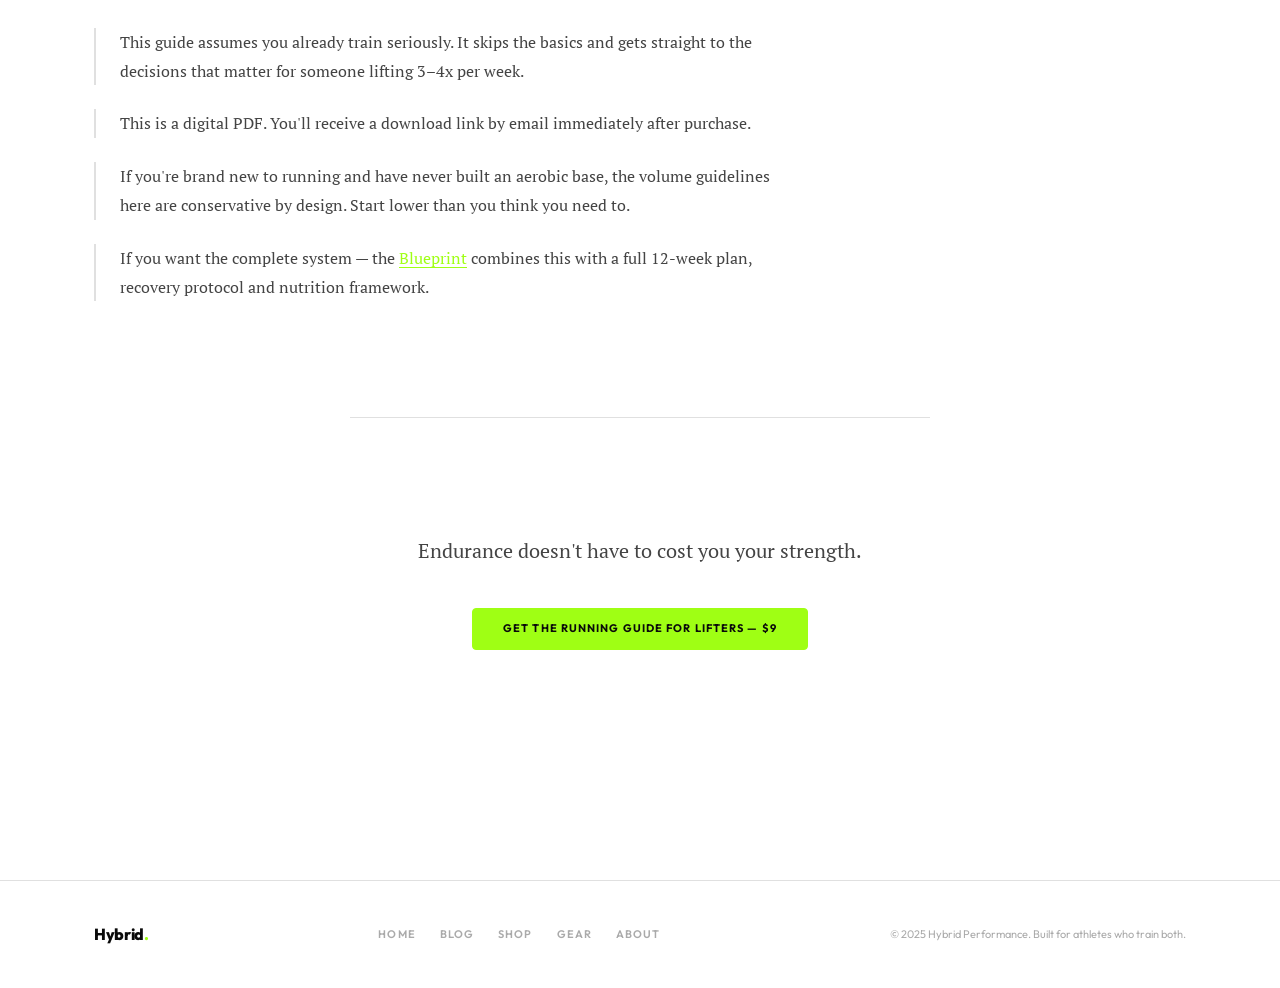
<file: running-guide.html>
<!DOCTYPE html>
<html lang="en">
<head>
  <meta charset="UTF-8">
  <meta name="viewport" content="width=device-width, initial-scale=1.0">
  <title>Running Guide for Lifters — Hybrid Performance</title>
  <meta name="description" content="Add endurance without losing your strength base. A running guide built specifically for athletes who lift. $9, instant download.">
  <link rel="canonical" href="https://hybridperformance.co/running-guide.html">
  <link rel="preconnect" href="https://fonts.googleapis.com">
  <link rel="preconnect" href="https://fonts.gstatic.com" crossorigin>
  <link href="https://fonts.googleapis.com/css2?family=Outfit:wght@400;600;700;800&family=PT+Serif:ital,wght@0,400;1,400&display=swap" rel="stylesheet">
  <link rel="stylesheet" href="styles.css">
  <script>if(localStorage.getItem('hp-color-mode')==='dark')document.documentElement.classList.add('dark');</script>
</head>
<body>

  <nav class="nav" aria-label="Main navigation">
    <div class="nav-inner">
      <a href="index.html" class="nav-logo">Hybrid<span>.</span></a>
      <ul class="nav-links" role="list">
        <li><a href="index.html">Home</a></li>
        <li><a href="blog.html">Blog</a></li>
        <li><a href="shop.html">Shop</a></li>
        <li><a href="gear.html">Gear</a></li>
        <li><a href="about.html">About</a></li>
      </ul>
      <div class="nav-right">
        <button class="mode-toggle" aria-label="Toggle color mode">
          <span class="toggle-label-dark">DARK</span>
          <span class="toggle-label-light">LIGHT</span>
        </button>
        <a href="starter-kit.html" class="nav-cta">Free Starter Kit</a>
      </div>
      <button class="hamburger" aria-label="Open menu" aria-expanded="false">
        <span></span><span></span><span></span>
      </button>
    </div>
    <div class="nav-mobile">
      <a href="index.html">Home</a>
      <a href="blog.html">Blog</a>
      <a href="shop.html">Shop</a>
      <a href="gear.html">Gear</a>
      <a href="about.html">About</a>
      <div class="nav-mobile-bottom">
        <button class="mode-toggle" aria-label="Toggle color mode">
          <span class="toggle-label-dark">DARK</span>
          <span class="toggle-label-light">LIGHT</span>
        </button>
        <a href="starter-kit.html" class="nav-cta">Free Starter Kit</a>
      </div>
    </div>
  </nav>

  <header class="product-hero">
    <div class="container">
      <span class="hero-label fade-in">Guide</span>
      <h1 class="fade-in fade-in-delay-1">You lift. Now learn to run without wrecking everything.</h1>
      <p class="subheadline fade-in fade-in-delay-2">Built for athletes who treat the barbell as their foundation — and want to add endurance without losing what they've built.</p>
      <div class="price-badge fade-in fade-in-delay-3">
        <span class="price-amount">$9</span>
        <span class="price-note">One-time purchase. Instant download.</span>
      </div>
      <a href="https://ekinci86.gumroad.com/l/eutgos" target="_blank" rel="noopener noreferrer" class="btn btn-primary fade-in">Get the Running Guide for Lifters</a>
      <div class="img-placeholder img-placeholder-article fade-in" style="margin-top: var(--space-12);">[ Running Guide Cover Image ]</div>
    </div>
  </header>

  <main>

    <section class="section">
      <div class="container">
        <div class="prose-section">
          <span class="section-label fade-in">This is for you if…</span>
          <ul class="for-you-list">
            <li class="fade-in">You have a solid strength base but running feels inefficient or exhausting.</li>
            <li class="fade-in fade-in-delay-1">You've tried adding cardio before and it killed your recovery or ate into your gains.</li>
            <li class="fade-in fade-in-delay-2">You don't know how much running volume is too much alongside lifting.</li>
            <li class="fade-in fade-in-delay-3">You want to build endurance without sacrificing muscle or strength.</li>
            <li class="fade-in">You're training for a hybrid goal — a race, a challenge, or just being more complete.</li>
          </ul>
        </div>
      </div>
    </section>

    <hr class="section-divider">

    <section class="section">
      <div class="container">
        <span class="section-label fade-in">What's Inside</span>
        <h2 class="fade-in fade-in-delay-1" style="max-width: 16ch; margin-bottom: var(--space-4);">Four sections. One clear path forward.</h2>
        <div class="module-list">
          <div class="module-item fade-in">
            <span class="module-number">01</span>
            <div class="module-content">
              <h4>Running Formats for Lifters</h4>
              <p>Which types of runs actually work alongside a strength program — and which ones create more problems than they solve. Covers easy aerobic runs, tempo work, and interval training through the lens of interference effect research. Explains which formats build endurance with minimal cost to strength adaptation, and which push recovery demand beyond what a lifter's schedule can typically absorb.</p>
            </div>
          </div>
          <div class="module-item fade-in">
            <span class="module-number">02</span>
            <div class="module-content">
              <h4>Volume & Frequency Guidelines</h4>
              <p>How many kilometres per week you can handle at different training stages without compromising recovery. Starting points for lifters new to running, progression guidelines as fitness builds, and upper limits for different training phases. Based on load tolerance research rather than generic running plans that don't account for the concurrent strength demand.</p>
            </div>
          </div>
          <div class="module-item fade-in">
            <span class="module-number">03</span>
            <div class="module-content">
              <h4>Scheduling Around Strength</h4>
              <p>How to sequence lifting and running across the week so both qualities develop instead of competing. Same-day session ordering, minimum recovery windows between conflicting modalities, and weekly structures that support progress in both. Covers 3-day, 4-day and 5-day training week templates, each designed to protect the strength base while building aerobic capacity.</p>
            </div>
          </div>
          <div class="module-item fade-in">
            <span class="module-number">04</span>
            <div class="module-content">
              <h4>Muscle Retention Protocol</h4>
              <p>The training and nutrition adjustments that protect your strength base while building aerobic capacity. Minimum effective dose for strength maintenance during an endurance focus, protein intake targets for concurrent training, and the specific training variables most at risk when running volume increases. Practical strategies, not vague reassurances.</p>
            </div>
          </div>
        </div>
      </div>
    </section>

    <hr class="section-divider">

    <section class="section">
      <div class="container">
        <div class="prose-section">
          <span class="section-label fade-in">A Few Things Worth Knowing</span>
          <ul class="notes-list">
            <li class="fade-in">This guide assumes you already train seriously. It skips the basics and gets straight to the decisions that matter for someone lifting 3–4x per week.</li>
            <li class="fade-in">This is a digital PDF. You'll receive a download link by email immediately after purchase.</li>
            <li class="fade-in">If you're brand new to running and have never built an aerobic base, the volume guidelines here are conservative by design. Start lower than you think you need to.</li>
            <li class="fade-in">If you want the complete system — the <a href="blueprint.html" style="color: var(--accent); text-decoration: underline; text-underline-offset: 3px;">Blueprint</a> combines this with a full 12-week plan, recovery protocol and nutrition framework.</li>
          </ul>
        </div>
      </div>
    </section>

    <section class="section" style="padding-top: 0;">
      <div class="container">
        <div class="closing-cta fade-in">
          <p>Endurance doesn't have to cost you your strength.</p>
          <a href="https://ekinci86.gumroad.com/l/eutgos" target="_blank" rel="noopener noreferrer" class="btn btn-primary">Get the Running Guide for Lifters — $9</a>
        </div>
      </div>
    </section>

  </main>

  <footer class="footer">
    <div class="footer-inner">
      <span class="footer-logo">Hybrid<span>.</span></span>
      <nav class="footer-nav" aria-label="Footer navigation">
        <a href="index.html">Home</a>
        <a href="blog.html">Blog</a>
        <a href="shop.html">Shop</a>
        <a href="gear.html">Gear</a>
        <a href="about.html">About</a>
      </nav>
      <span class="footer-copy">© 2025 Hybrid Performance. Built for athletes who train both.</span>
    </div>
  </footer>

  <script src="main.js"></script>
</body>
</html>
</file>
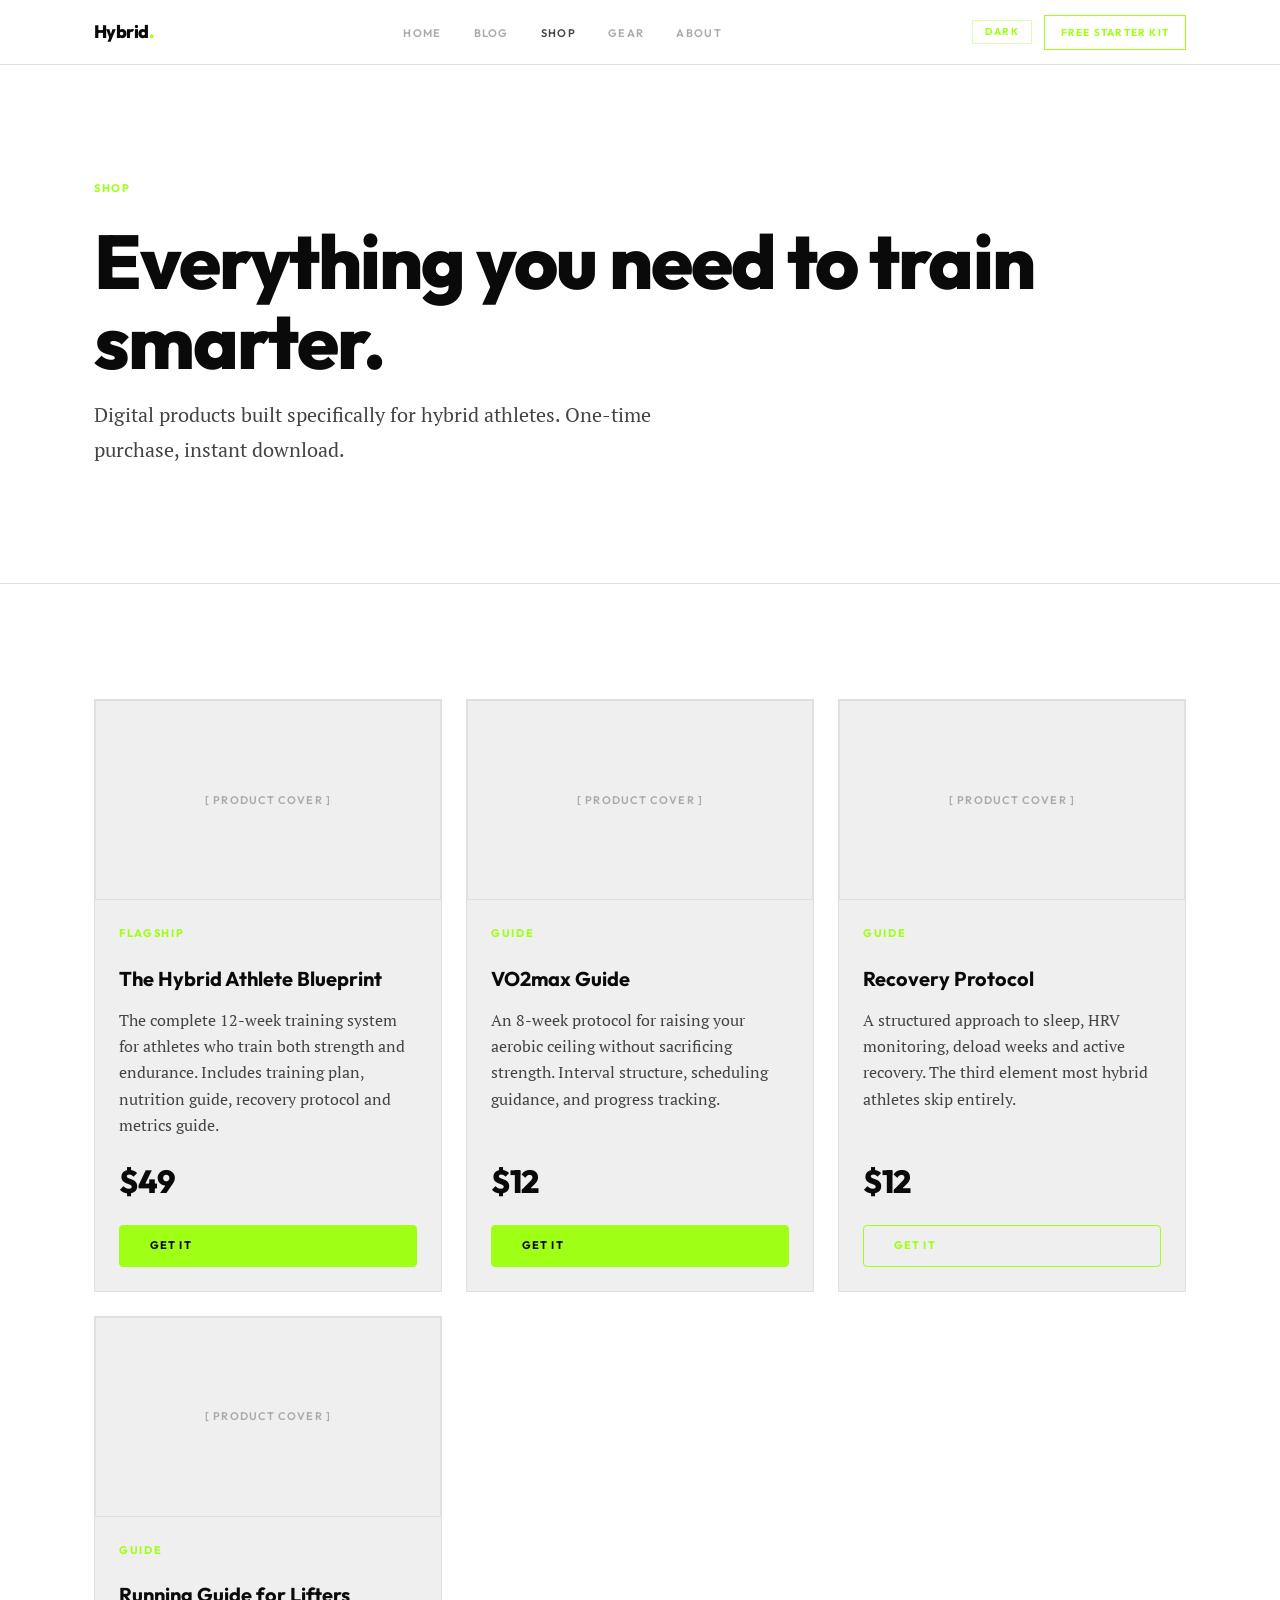
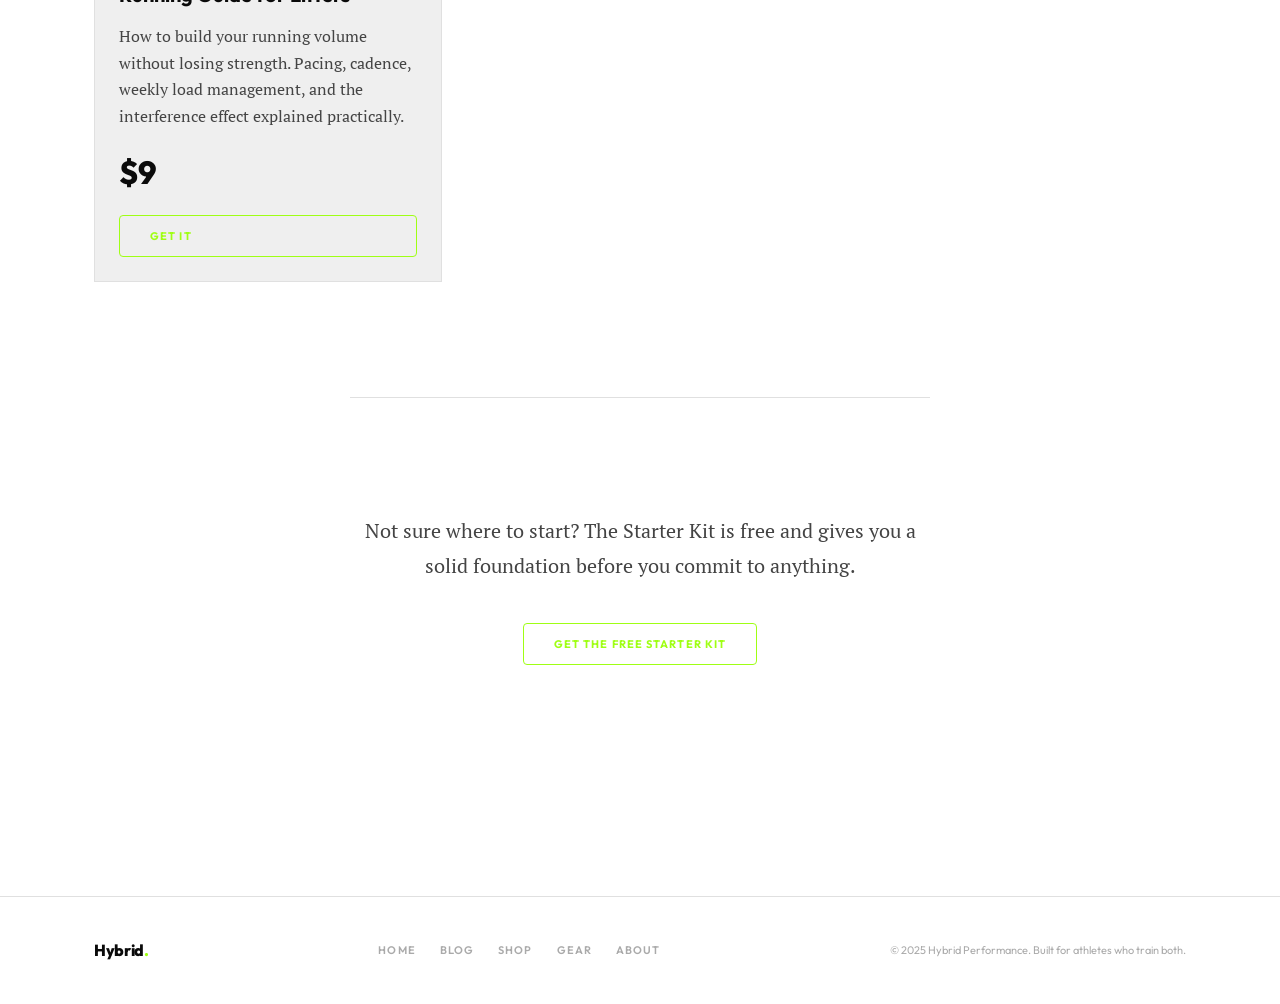
<file: shop.html>
<!DOCTYPE html>
<html lang="en">
<head>
  <meta charset="UTF-8">
  <meta name="viewport" content="width=device-width, initial-scale=1.0">
  <title>Shop — Hybrid Performance</title>
  <meta name="description" content="Training plans, performance guides and protocols for hybrid athletes. Everything you need to train smarter.">
  <link rel="canonical" href="https://hybridperformance.co/shop.html">
  <link rel="preconnect" href="https://fonts.googleapis.com">
  <link rel="preconnect" href="https://fonts.gstatic.com" crossorigin>
  <link href="https://fonts.googleapis.com/css2?family=Outfit:wght@400;600;700;800&family=PT+Serif:ital,wght@0,400;1,400&display=swap" rel="stylesheet">
  <link rel="stylesheet" href="styles.css">
  <script>if(localStorage.getItem('hp-color-mode')==='dark')document.documentElement.classList.add('dark');</script>
</head>
<body>

  <nav class="nav" aria-label="Main navigation">
    <div class="nav-inner">
      <a href="index.html" class="nav-logo">Hybrid<span>.</span></a>
      <ul class="nav-links" role="list">
        <li><a href="index.html">Home</a></li>
        <li><a href="blog.html">Blog</a></li>
        <li><a href="shop.html">Shop</a></li>
        <li><a href="gear.html">Gear</a></li>
        <li><a href="about.html">About</a></li>
      </ul>
      <div class="nav-right">
        <button class="mode-toggle" aria-label="Toggle color mode">
          <span class="toggle-label-dark">DARK</span>
          <span class="toggle-label-light">LIGHT</span>
        </button>
        <a href="starter-kit.html" class="nav-cta">Free Starter Kit</a>
      </div>
      <button class="hamburger" aria-label="Open menu" aria-expanded="false">
        <span></span><span></span><span></span>
      </button>
    </div>
    <div class="nav-mobile">
      <a href="index.html">Home</a>
      <a href="blog.html">Blog</a>
      <a href="shop.html">Shop</a>
      <a href="gear.html">Gear</a>
      <a href="about.html">About</a>
      <div class="nav-mobile-bottom">
        <button class="mode-toggle" aria-label="Toggle color mode">
          <span class="toggle-label-dark">DARK</span>
          <span class="toggle-label-light">LIGHT</span>
        </button>
        <a href="starter-kit.html" class="nav-cta">Free Starter Kit</a>
      </div>
    </div>
  </nav>

  <header class="page-header">
    <div class="container">
      <span class="section-label fade-in">Shop</span>
      <h1 class="fade-in fade-in-delay-1">Everything you need to train smarter.</h1>
      <p class="fade-in fade-in-delay-2">Digital products built specifically for hybrid athletes. One-time purchase, instant download.</p>
    </div>
  </header>

  <main>
    <div class="container">
      <div class="product-grid">

        <article class="product-card fade-in">
          <div class="img-placeholder img-placeholder-product">[ Product Cover ]</div>
          <div class="product-card-body">
            <span class="section-label" style="margin-bottom:var(--space-2);">Flagship</span>
            <div class="product-card-name">The Hybrid Athlete Blueprint</div>
            <p class="product-card-desc">The complete 12-week training system for athletes who train both strength and endurance. Includes training plan, nutrition guide, recovery protocol and metrics guide.</p>
            <div class="product-card-price">$49</div>
            <a href="https://ekinci86.gumroad.com/l/vdzkp" target="_blank" rel="noopener noreferrer" class="btn btn-primary">Get it</a>
          </div>
        </article>

        <article class="product-card fade-in fade-in-delay-1">
          <div class="img-placeholder img-placeholder-product">[ Product Cover ]</div>
          <div class="product-card-body">
            <span class="section-label" style="margin-bottom:var(--space-2);">Guide</span>
            <div class="product-card-name">VO2max Guide</div>
            <p class="product-card-desc">An 8-week protocol for raising your aerobic ceiling without sacrificing strength. Interval structure, scheduling guidance, and progress tracking.</p>
            <div class="product-card-price">$12</div>
            <a href="https://ekinci86.gumroad.com/l/eoykwn" target="_blank" rel="noopener noreferrer" class="btn btn-primary">Get it</a>
          </div>
        </article>

        <article class="product-card fade-in fade-in-delay-2">
          <div class="img-placeholder img-placeholder-product">[ Product Cover ]</div>
          <div class="product-card-body">
            <span class="section-label" style="margin-bottom:var(--space-2);">Guide</span>
            <div class="product-card-name">Recovery Protocol</div>
            <p class="product-card-desc">A structured approach to sleep, HRV monitoring, deload weeks and active recovery. The third element most hybrid athletes skip entirely.</p>
            <div class="product-card-price">$12</div>
            <a href="https://ekinci86.gumroad.com/l/uoaaxq" target="_blank" rel="noopener noreferrer" class="btn btn-outline">Get it</a>
          </div>
        </article>

        <article class="product-card fade-in fade-in-delay-3">
          <div class="img-placeholder img-placeholder-product">[ Product Cover ]</div>
          <div class="product-card-body">
            <span class="section-label" style="margin-bottom:var(--space-2);">Guide</span>
            <div class="product-card-name">Running Guide for Lifters</div>
            <p class="product-card-desc">How to build your running volume without losing strength. Pacing, cadence, weekly load management, and the interference effect explained practically.</p>
            <div class="product-card-price">$9</div>
            <a href="https://ekinci86.gumroad.com/l/eutgos" target="_blank" rel="noopener noreferrer" class="btn btn-outline">Get it</a>
          </div>
        </article>

      </div>

      <div class="closing-cta fade-in" style="margin-top: var(--space-section);">
        <p>Not sure where to start? The Starter Kit is free and gives you a solid foundation before you commit to anything.</p>
        <a href="starter-kit.html" class="btn btn-outline">Get the Free Starter Kit</a>
      </div>
    </div>
  </main>

  <footer class="footer" style="margin-top: var(--space-section);">
    <div class="footer-inner">
      <span class="footer-logo">Hybrid<span>.</span></span>
      <nav class="footer-nav">
        <a href="index.html">Home</a>
        <a href="blog.html">Blog</a>
        <a href="shop.html">Shop</a>
        <a href="gear.html">Gear</a>
        <a href="about.html">About</a>
      </nav>
      <span class="footer-copy">© 2025 Hybrid Performance. Built for athletes who train both.</span>
    </div>
  </footer>

  <script src="main.js"></script>
</body>
</html>
</file>
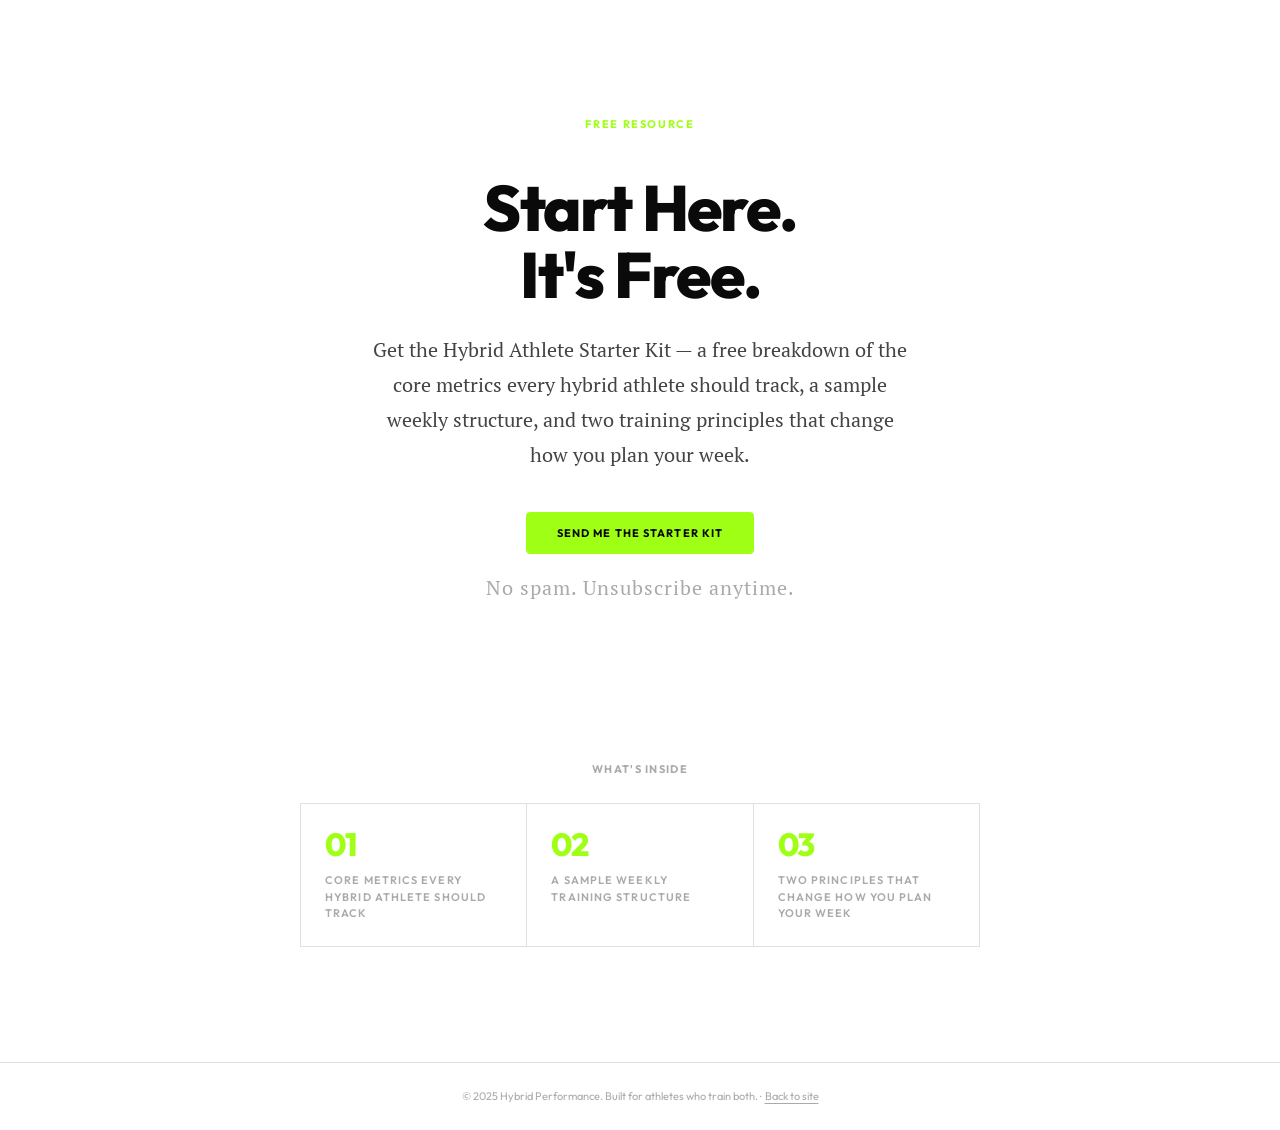
<file: starter-kit.html>
<!DOCTYPE html>
<html lang="en">
<head>
  <meta charset="UTF-8">
  <meta name="viewport" content="width=device-width, initial-scale=1.0">
  <title>Free Starter Kit — Hybrid Performance</title>
  <meta name="description" content="Get the Hybrid Athlete Starter Kit free. Core metrics to track, a sample weekly structure, and two training principles that change how you plan your week.">
  <link rel="canonical" href="https://hybridperformance.co/starter-kit.html">
  <link rel="preconnect" href="https://fonts.googleapis.com">
  <link rel="preconnect" href="https://fonts.gstatic.com" crossorigin>
  <link href="https://fonts.googleapis.com/css2?family=Outfit:wght@400;600;700;800&family=PT+Serif:ital,wght@0,400;1,400&display=swap" rel="stylesheet">
  <link rel="stylesheet" href="styles.css">
  <script>if(localStorage.getItem('hp-color-mode')==='dark')document.documentElement.classList.add('dark');</script>
  <style>
    .kit-items {
      display: grid;
      grid-template-columns: repeat(3, 1fr);
      gap: 1px;
      background-color: var(--border);
      border: 1px solid var(--border);
      width: 100%;
      max-width: 680px;
      text-align: left;
    }
    .kit-item {
      background-color: var(--bg-primary);
      padding: var(--space-6);
      transition: background-color 0.2s;
    }
    .kit-item-number {
      font-family: var(--font-display);
      font-size: var(--text-3xl);
      font-weight: 800;
      color: var(--accent);
      letter-spacing: -0.04em;
      line-height: 1;
      margin-bottom: var(--space-3);
    }
    .kit-item-label {
      font-family: var(--font-display);
      font-size: 11px;
      font-weight: 600;
      text-transform: uppercase;
      letter-spacing: 0.1em;
      color: var(--text-faint);
      line-height: 1.5;
    }
    @media (max-width: 560px) {
      .kit-items { grid-template-columns: 1fr; }
    }
  </style>
</head>
<body>

  <main class="starterkit-page">

    <div class="starterkit-inner">
      <span class="hero-label fade-in">Free Resource</span>
      <h1 class="fade-in fade-in-delay-1">Start Here.<br>It's Free.</h1>
      <p class="fade-in fade-in-delay-2">Get the Hybrid Athlete Starter Kit — a free breakdown of the core metrics every hybrid athlete should track, a sample weekly structure, and two training principles that change how you plan your week.</p>
      <a href="https://hybrid-performance.beehiiv.com/subscribe" target="_blank" rel="noopener" class="btn btn-primary fade-in fade-in-delay-3">Send me the Starter Kit</a>
      <p class="fine-print fade-in">No spam. Unsubscribe anytime.</p>
    </div>

    <div class="fade-in" style="display:flex; flex-direction:column; align-items:center; gap:var(--space-6);">
      <p style="font-family:var(--font-display); font-size:11px; font-weight:700; letter-spacing:0.12em; text-transform:uppercase; color:var(--text-faint);">What's inside</p>
      <div class="kit-items">
        <div class="kit-item">
          <div class="kit-item-number">01</div>
          <div class="kit-item-label">Core metrics every hybrid athlete should track</div>
        </div>
        <div class="kit-item">
          <div class="kit-item-number">02</div>
          <div class="kit-item-label">A sample weekly training structure</div>
        </div>
        <div class="kit-item">
          <div class="kit-item-number">03</div>
          <div class="kit-item-label">Two principles that change how you plan your week</div>
        </div>
      </div>
    </div>

  </main>

  <footer style="border-top:1px solid var(--border); padding:var(--space-6) 0; text-align:center; background-color:var(--bg-primary); transition: background-color 0.2s, border-color 0.2s;">
    <p style="font-family:var(--font-display); font-size:11px; color:var(--text-faint);">
      © 2025 Hybrid Performance. Built for athletes who train both.&nbsp;·&nbsp;
      <a href="index.html" style="color:var(--text-faint); text-decoration:underline; text-underline-offset:3px;">Back to site</a>
    </p>
  </footer>

  <script src="main.js"></script>
</body>
</html>
</file>
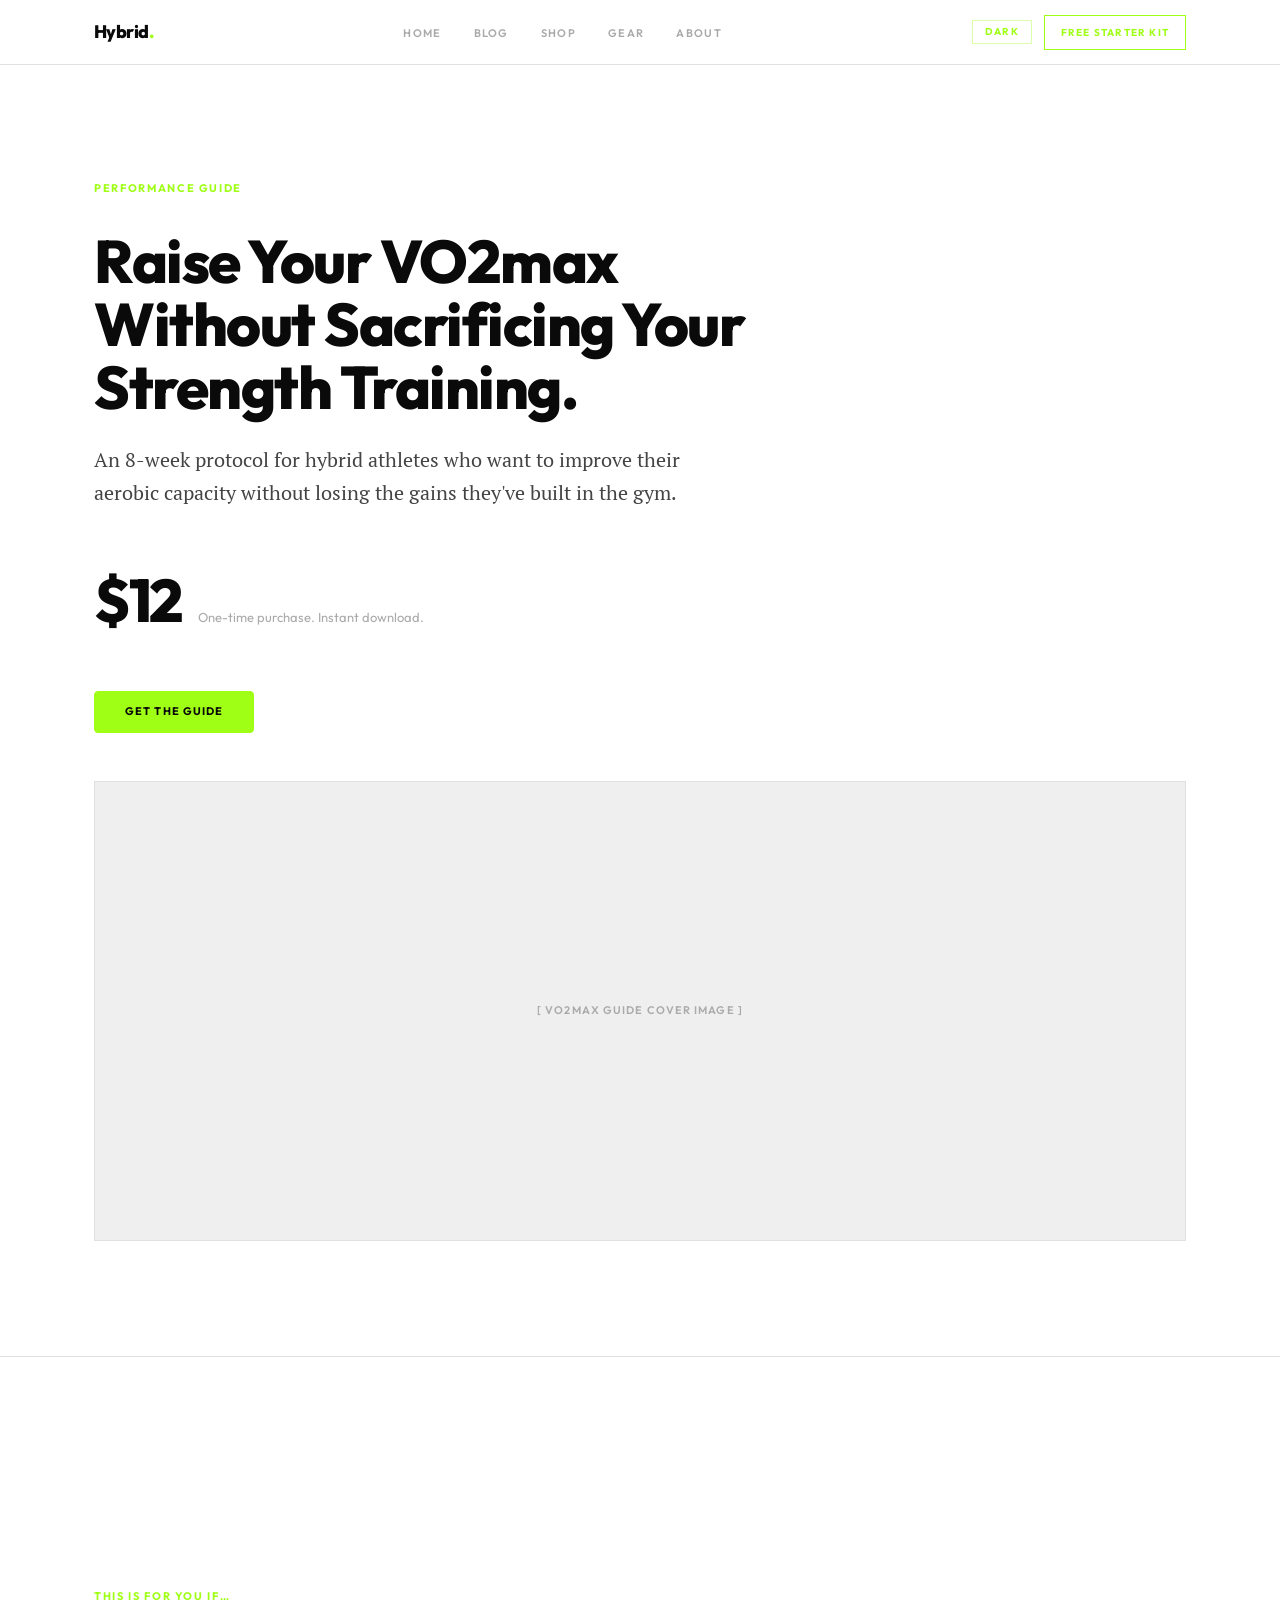
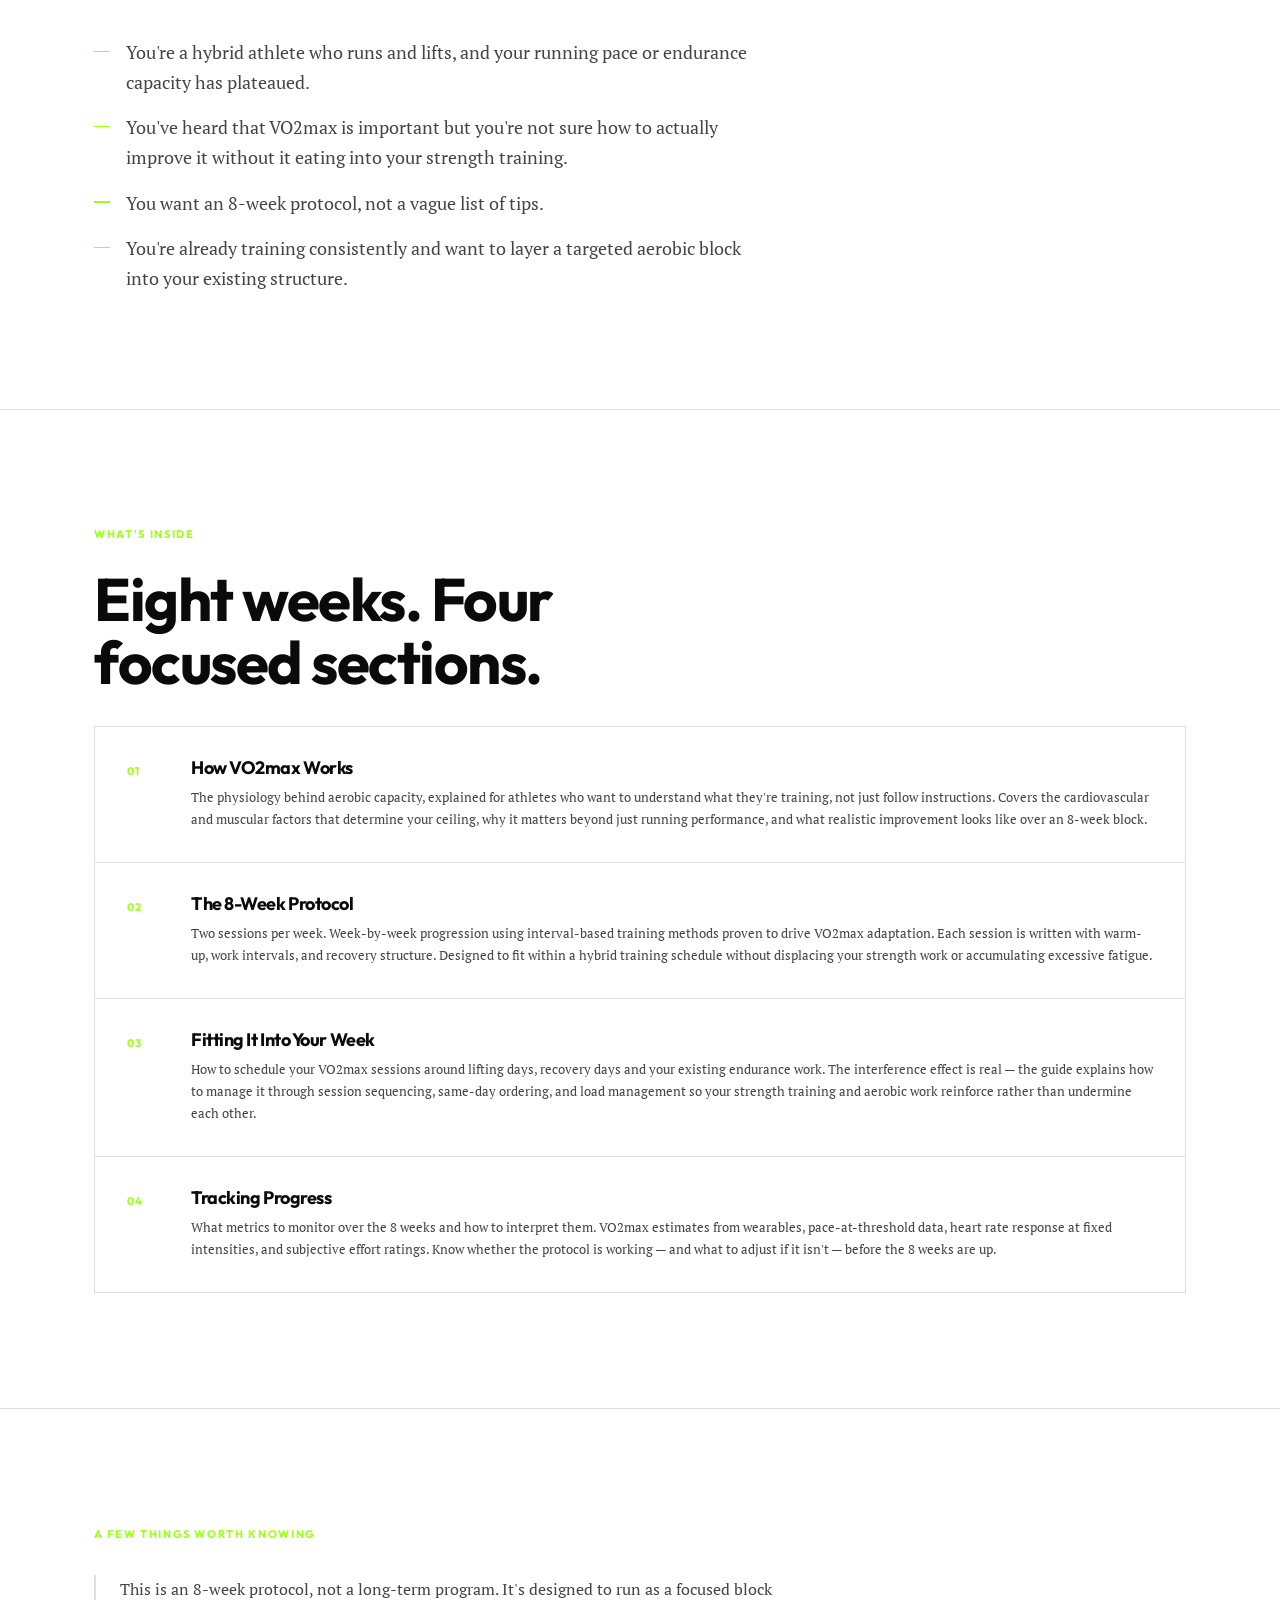
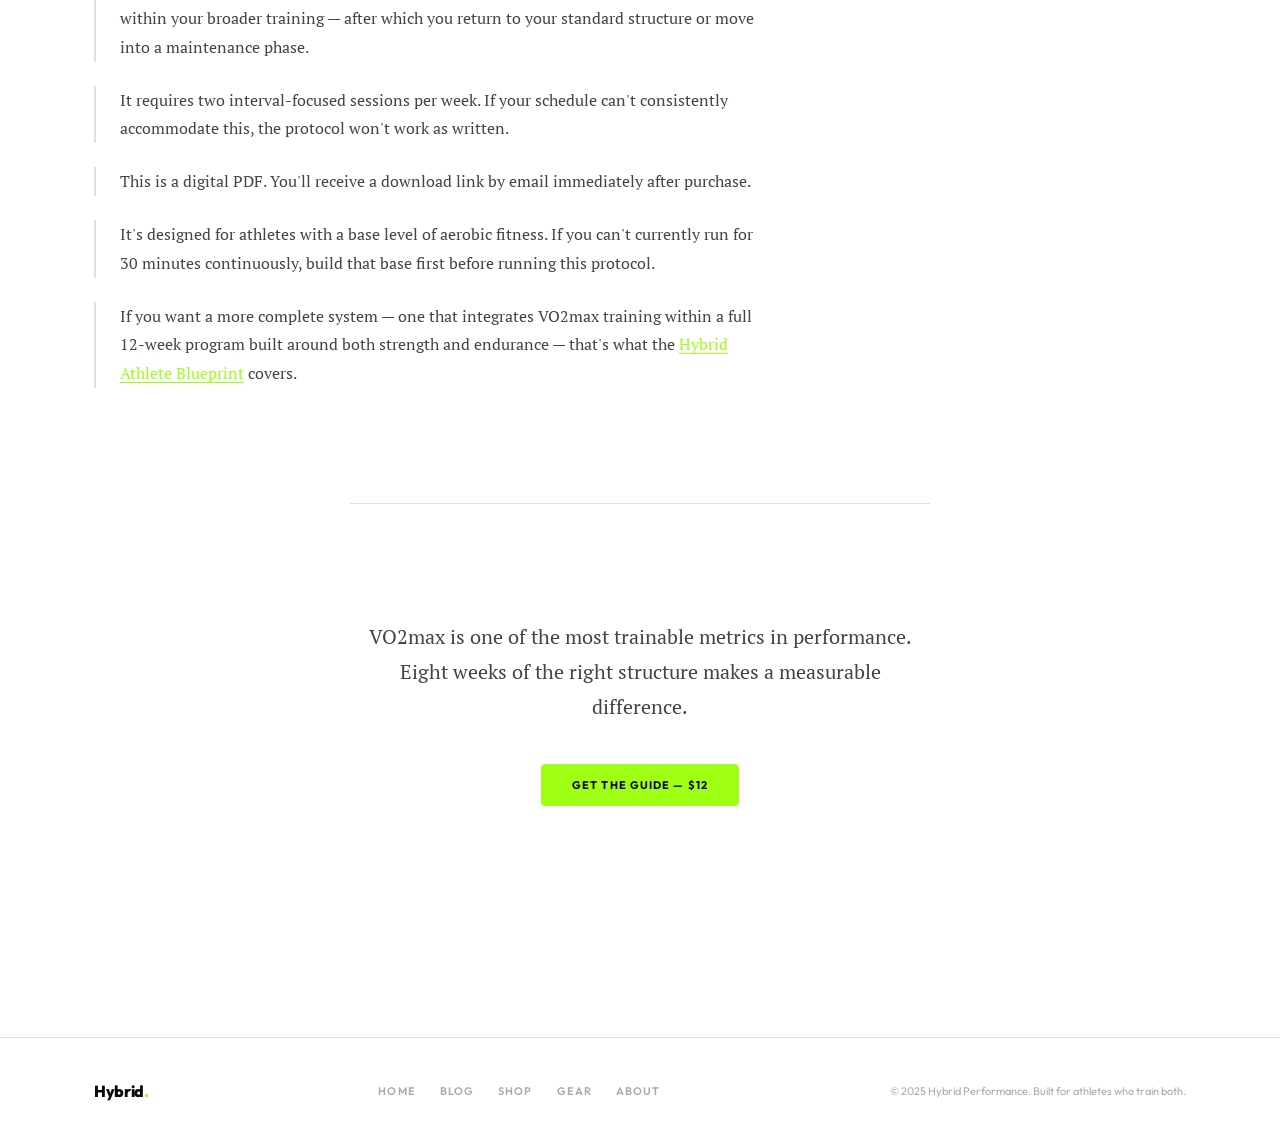
<file: vo2max.html>
<!DOCTYPE html>
<html lang="en">
<head>
  <meta charset="UTF-8">
  <meta name="viewport" content="width=device-width, initial-scale=1.0">
  <title>VO2max Guide — Hybrid Performance</title>
  <meta name="description" content="Raise your VO2max without sacrificing strength. An 8-week protocol for hybrid athletes. $12, instant download.">
  <link rel="canonical" href="https://hybridperformance.co/vo2max.html">
  <link rel="preconnect" href="https://fonts.googleapis.com">
  <link rel="preconnect" href="https://fonts.gstatic.com" crossorigin>
  <link href="https://fonts.googleapis.com/css2?family=Outfit:wght@400;600;700;800&family=PT+Serif:ital,wght@0,400;1,400&display=swap" rel="stylesheet">
  <link rel="stylesheet" href="styles.css">
  <script>if(localStorage.getItem('hp-color-mode')==='dark')document.documentElement.classList.add('dark');</script>
</head>
<body>

  <nav class="nav" aria-label="Main navigation">
    <div class="nav-inner">
      <a href="index.html" class="nav-logo">Hybrid<span>.</span></a>
      <ul class="nav-links" role="list">
        <li><a href="index.html">Home</a></li>
        <li><a href="blog.html">Blog</a></li>
        <li><a href="shop.html">Shop</a></li>
        <li><a href="gear.html">Gear</a></li>
        <li><a href="about.html">About</a></li>
      </ul>
      <div class="nav-right">
        <button class="mode-toggle" aria-label="Toggle color mode">
          <span class="toggle-label-dark">DARK</span>
          <span class="toggle-label-light">LIGHT</span>
        </button>
        <a href="starter-kit.html" class="nav-cta">Free Starter Kit</a>
      </div>
      <button class="hamburger" aria-label="Open menu" aria-expanded="false">
        <span></span><span></span><span></span>
      </button>
    </div>
    <div class="nav-mobile">
      <a href="index.html">Home</a>
      <a href="blog.html">Blog</a>
      <a href="shop.html">Shop</a>
      <a href="gear.html">Gear</a>
      <a href="about.html">About</a>
      <div class="nav-mobile-bottom">
        <button class="mode-toggle" aria-label="Toggle color mode">
          <span class="toggle-label-dark">DARK</span>
          <span class="toggle-label-light">LIGHT</span>
        </button>
        <a href="starter-kit.html" class="nav-cta">Free Starter Kit</a>
      </div>
    </div>
  </nav>

  <header class="product-hero">
    <div class="container">
      <span class="hero-label fade-in">Performance Guide</span>
      <h1 class="fade-in fade-in-delay-1">Raise Your VO2max Without Sacrificing Your Strength Training.</h1>
      <p class="subheadline fade-in fade-in-delay-2">An 8-week protocol for hybrid athletes who want to improve their aerobic capacity without losing the gains they've built in the gym.</p>
      <div class="price-badge fade-in fade-in-delay-3">
        <span class="price-amount">$12</span>
        <span class="price-note">One-time purchase. Instant download.</span>
      </div>
      <a href="https://ekinci86.gumroad.com/l/eoykwn" target="_blank" rel="noopener noreferrer" class="btn btn-primary fade-in">Get the Guide</a>
      <div class="img-placeholder img-placeholder-article fade-in" style="margin-top: var(--space-12);">[ VO2max Guide Cover Image ]</div>
    </div>
  </header>

  <main>

    <section class="section">
      <div class="container">
        <div class="prose-section">
          <span class="section-label fade-in">This is for you if…</span>
          <ul class="for-you-list">
            <li class="fade-in">You're a hybrid athlete who runs and lifts, and your running pace or endurance capacity has plateaued.</li>
            <li class="fade-in fade-in-delay-1">You've heard that VO2max is important but you're not sure how to actually improve it without it eating into your strength training.</li>
            <li class="fade-in fade-in-delay-2">You want an 8-week protocol, not a vague list of tips.</li>
            <li class="fade-in fade-in-delay-3">You're already training consistently and want to layer a targeted aerobic block into your existing structure.</li>
          </ul>
        </div>
      </div>
    </section>

    <hr class="section-divider">

    <section class="section">
      <div class="container">
        <span class="section-label fade-in">What's Inside</span>
        <h2 class="fade-in fade-in-delay-1" style="max-width: 16ch; margin-bottom: var(--space-4);">Eight weeks. Four focused sections.</h2>
        <div class="module-list">
          <div class="module-item fade-in">
            <span class="module-number">01</span>
            <div class="module-content">
              <h4>How VO2max Works</h4>
              <p>The physiology behind aerobic capacity, explained for athletes who want to understand what they're training, not just follow instructions. Covers the cardiovascular and muscular factors that determine your ceiling, why it matters beyond just running performance, and what realistic improvement looks like over an 8-week block.</p>
            </div>
          </div>
          <div class="module-item fade-in">
            <span class="module-number">02</span>
            <div class="module-content">
              <h4>The 8-Week Protocol</h4>
              <p>Two sessions per week. Week-by-week progression using interval-based training methods proven to drive VO2max adaptation. Each session is written with warm-up, work intervals, and recovery structure. Designed to fit within a hybrid training schedule without displacing your strength work or accumulating excessive fatigue.</p>
            </div>
          </div>
          <div class="module-item fade-in">
            <span class="module-number">03</span>
            <div class="module-content">
              <h4>Fitting It Into Your Week</h4>
              <p>How to schedule your VO2max sessions around lifting days, recovery days and your existing endurance work. The interference effect is real — the guide explains how to manage it through session sequencing, same-day ordering, and load management so your strength training and aerobic work reinforce rather than undermine each other.</p>
            </div>
          </div>
          <div class="module-item fade-in">
            <span class="module-number">04</span>
            <div class="module-content">
              <h4>Tracking Progress</h4>
              <p>What metrics to monitor over the 8 weeks and how to interpret them. VO2max estimates from wearables, pace-at-threshold data, heart rate response at fixed intensities, and subjective effort ratings. Know whether the protocol is working — and what to adjust if it isn't — before the 8 weeks are up.</p>
            </div>
          </div>
        </div>
      </div>
    </section>

    <hr class="section-divider">

    <section class="section">
      <div class="container">
        <div class="prose-section">
          <span class="section-label fade-in">A Few Things Worth Knowing</span>
          <ul class="notes-list">
            <li class="fade-in">This is an 8-week protocol, not a long-term program. It's designed to run as a focused block within your broader training — after which you return to your standard structure or move into a maintenance phase.</li>
            <li class="fade-in">It requires two interval-focused sessions per week. If your schedule can't consistently accommodate this, the protocol won't work as written.</li>
            <li class="fade-in">This is a digital PDF. You'll receive a download link by email immediately after purchase.</li>
            <li class="fade-in">It's designed for athletes with a base level of aerobic fitness. If you can't currently run for 30 minutes continuously, build that base first before running this protocol.</li>
            <li class="fade-in">If you want a more complete system — one that integrates VO2max training within a full 12-week program built around both strength and endurance — that's what the <a href="blueprint.html" style="color: var(--accent); text-decoration: underline; text-underline-offset: 3px;">Hybrid Athlete Blueprint</a> covers.</li>
          </ul>
        </div>
      </div>
    </section>

    <section class="section" style="padding-top: 0;">
      <div class="container">
        <div class="closing-cta fade-in">
          <p>VO2max is one of the most trainable metrics in performance. Eight weeks of the right structure makes a measurable difference.</p>
          <a href="https://ekinci86.gumroad.com/l/eoykwn" target="_blank" rel="noopener noreferrer" class="btn btn-primary">Get the Guide — $12</a>
        </div>
      </div>
    </section>

  </main>

  <footer class="footer">
    <div class="footer-inner">
      <span class="footer-logo">Hybrid<span>.</span></span>
      <nav class="footer-nav">
        <a href="index.html">Home</a>
        <a href="blog.html">Blog</a>
        <a href="shop.html">Shop</a>
        <a href="gear.html">Gear</a>
        <a href="about.html">About</a>
      </nav>
      <span class="footer-copy">© 2025 Hybrid Performance. Built for athletes who train both.</span>
    </div>
  </footer>

  <script src="main.js"></script>
</body>
</html>
</file>
<file: styles.css>
/* ===== Custom Properties ===== */
:root {
  --bg-primary: #ffffff;
  --bg-secondary: #f5f5f5;
  --bg-card: #efefef;
  --text-primary: #0a0a0a;
  --text-secondary: #444444;
  --accent: #9fff14;
  --accent-text: #0a0a0a;
  --border: #e0e0e0;
  --text-faint: #aaaaaa;
  --border-strong: #cccccc;
  --nav-bg: rgba(255, 255, 255, 0.96);

  --font-display: 'Outfit', sans-serif;
  --font-body: 'PT Serif', serif;

  --text-xs: 0.6875rem;
  --text-sm: 0.8125rem;
  --text-base: 1rem;
  --text-lg: 1.125rem;
  --text-xl: 1.25rem;
  --text-2xl: 1.5rem;
  --text-3xl: 2rem;
  --text-4xl: clamp(2rem, 3.5vw, 2.75rem);
  --text-5xl: clamp(2.25rem, 5vw, 3.75rem);
  --text-hero: clamp(2.5rem, 6vw, 4.75rem);

  --space-2: 0.5rem;
  --space-3: 0.75rem;
  --space-4: 1rem;
  --space-6: 1.5rem;
  --space-8: 2rem;
  --space-10: 2.5rem;
  --space-12: 3rem;
  --space-16: 4rem;
  --space-20: 5rem;
  --space-section: clamp(5rem, 9vw, 9rem);

  --max-width: 1140px;
  --max-width-text: 680px;
  --duration-fast: 140ms;
  --duration-normal: 280ms;
  --ease-out: cubic-bezier(0.16, 1, 0.3, 1);
}

html.dark {
  --bg-primary: #0a0a0a;
  --bg-secondary: #141414;
  --bg-card: #1a1a1a;
  --text-primary: #f0f0f0;
  --text-secondary: #999999;
  --accent: #9fff14;
  --accent-text: #0a0a0a;
  --border: #2a2a2a;
  --text-faint: #555555;
  --border-strong: #383838;
  --nav-bg: rgba(10, 10, 10, 0.96);
}

/* ===== Reset ===== */
*, *::before, *::after { box-sizing: border-box; margin: 0; padding: 0; }
html { scroll-behavior: smooth; }

body {
  background-color: var(--bg-primary);
  color: var(--text-primary);
  font-family: var(--font-body);
  font-size: var(--text-base);
  line-height: 1.7;
  -webkit-font-smoothing: antialiased;
  -moz-osx-font-smoothing: grayscale;
  transition: background-color 0.2s, color 0.2s;
}

img { max-width: 100%; display: block; }
a { color: inherit; text-decoration: none; }
ul, ol { list-style: none; }

/* ===== Typography ===== */
h1, h2, h3, h4, h5, h6 {
  font-family: var(--font-display);
  line-height: 1.05;
  letter-spacing: -0.025em;
  color: var(--text-primary);
}
h1 { font-size: var(--text-hero); font-weight: 800; }
h2 { font-size: var(--text-5xl); font-weight: 700; }
h3 { font-size: var(--text-3xl); font-weight: 700; }
h4 { font-size: var(--text-xl); font-weight: 600; }

p { font-size: var(--text-base); line-height: 1.75; color: var(--text-secondary); }
strong { color: var(--text-primary); font-weight: 600; }

/* ===== Layout ===== */
.container { max-width: var(--max-width); margin: 0 auto; padding: 0 var(--space-6); }
.section { padding: var(--space-section) 0; }

/* ===== Image Placeholders ===== */
.img-placeholder {
  background-color: var(--bg-card);
  border: 1px solid var(--border);
  display: flex;
  align-items: center;
  justify-content: center;
  font-family: var(--font-display);
  font-size: 11px;
  font-weight: 600;
  letter-spacing: 0.1em;
  text-transform: uppercase;
  color: var(--text-faint);
  user-select: none;
  width: 100%;
  transition: background-color 0.2s, border-color 0.2s;
}
.img-placeholder-hero    { height: 500px; }
.img-placeholder-wide    { height: 420px; }
.img-placeholder-product { height: 200px; }
.img-placeholder-thumb   { aspect-ratio: 16/9; min-height: 180px; }
.img-placeholder-portrait { height: 460px; }
.img-placeholder-article { height: 460px; }
.img-placeholder-inline  { height: 300px; }

/* ===== Nav ===== */
.nav {
  position: fixed; top: 0; left: 0; right: 0; z-index: 100;
  background-color: var(--nav-bg);
  backdrop-filter: blur(14px);
  -webkit-backdrop-filter: blur(14px);
  border-bottom: 1px solid var(--border);
  transition: background-color 0.2s, border-color 0.2s;
}

.nav-inner {
  display: flex; align-items: center; justify-content: space-between;
  height: 64px; max-width: var(--max-width); margin: 0 auto;
  padding: 0 var(--space-6); gap: var(--space-4);
}

.nav-logo {
  font-family: var(--font-display); font-weight: 800;
  font-size: var(--text-lg); letter-spacing: -0.03em;
  color: var(--text-primary); flex-shrink: 0;
}
.nav-logo span { color: var(--accent); }

.nav-links {
  display: flex; gap: var(--space-8); align-items: center;
  flex: 1; justify-content: center;
}
.nav-links a {
  font-family: var(--font-display); font-size: 11px; font-weight: 600;
  color: var(--text-faint); transition: color var(--duration-fast);
  letter-spacing: 0.12em; text-transform: uppercase;
}
.nav-links a:hover { color: var(--text-primary); }
.nav-links a.active { color: var(--text-secondary); }

.nav-right {
  display: flex; align-items: center; gap: var(--space-3); flex-shrink: 0;
}

.mode-toggle {
  background: none; cursor: pointer;
  font-family: var(--font-display); font-size: 10px; font-weight: 700;
  letter-spacing: 0.12em; text-transform: uppercase; color: var(--accent);
  padding: 0.4rem 0.75rem;
  border: 1px solid rgba(159, 255, 20, 0.35);
  transition: background-color var(--duration-fast);
  line-height: 1;
}
.mode-toggle:hover { background-color: rgba(159, 255, 20, 0.1); }

/* In light mode: show "DARK" label. In dark mode: show "LIGHT" label */
.toggle-label-light { display: none; }
.toggle-label-dark  { display: inline; }
html.dark .toggle-label-light { display: inline; }
html.dark .toggle-label-dark  { display: none; }

.nav-cta {
  font-family: var(--font-display); font-size: 10px; font-weight: 700;
  letter-spacing: 0.12em; text-transform: uppercase; color: var(--accent);
  padding: 0.5rem 1rem; border: 1px solid var(--accent);
  transition: background-color var(--duration-fast), color var(--duration-fast);
  white-space: nowrap;
}
.nav-cta:hover { background-color: var(--accent); color: var(--accent-text); }

.hamburger {
  display: none; flex-direction: column; gap: 5px;
  cursor: pointer; padding: var(--space-2); background: none; border: none;
}
.hamburger span {
  display: block; width: 22px; height: 1.5px;
  background-color: var(--text-primary);
  transition: transform var(--duration-normal) var(--ease-out), opacity var(--duration-fast);
}
.hamburger.open span:nth-child(1) { transform: translateY(6.5px) rotate(45deg); }
.hamburger.open span:nth-child(2) { opacity: 0; }
.hamburger.open span:nth-child(3) { transform: translateY(-6.5px) rotate(-45deg); }

.nav-mobile {
  display: none; flex-direction: column;
  background-color: var(--bg-primary); border-top: 1px solid var(--border);
  padding: var(--space-8) var(--space-6) var(--space-6); gap: 0;
  transition: background-color 0.2s;
}
.nav-mobile.open { display: flex; }
.nav-mobile > a {
  font-family: var(--font-display); font-size: var(--text-2xl); font-weight: 700;
  color: var(--text-faint); transition: color var(--duration-fast);
  padding: var(--space-4) 0; border-bottom: 1px solid var(--border);
}
.nav-mobile > a:hover { color: var(--text-primary); }

.nav-mobile-bottom {
  padding-top: var(--space-6);
  display: flex; gap: var(--space-3); align-items: center;
}

/* ===== Buttons ===== */
.btn {
  display: inline-block; font-family: var(--font-display);
  font-size: 11px; font-weight: 700; letter-spacing: 0.1em;
  text-transform: uppercase; cursor: pointer; line-height: 1;
  white-space: nowrap; padding: 0.9rem 1.875rem; border-radius: 4px;
  transition: filter var(--duration-fast), background-color var(--duration-fast),
              color var(--duration-fast), border-color var(--duration-fast);
  border: 1px solid transparent;
}
.btn-primary { background-color: var(--accent); color: var(--accent-text); border-color: var(--accent); }
.btn-primary:hover { filter: brightness(0.91); }
.btn-outline { background-color: transparent; color: var(--accent); border-color: var(--accent); }
.btn-outline:hover { background-color: var(--accent); color: var(--accent-text); }
.btn-ghost {
  background: none; border: none; border-radius: 0; padding: 0;
  font-family: var(--font-display); font-size: 11px; font-weight: 700;
  letter-spacing: 0.1em; text-transform: uppercase; color: var(--accent);
  display: inline-flex; align-items: center; gap: 0.4rem; cursor: pointer;
}
.btn-ghost::after { content: '→'; }

/* ===== Section label ===== */
.section-label {
  font-family: var(--font-display); font-size: 11px; font-weight: 700;
  letter-spacing: 0.15em; text-transform: uppercase; color: var(--accent);
  margin-bottom: var(--space-6); display: block;
}
.section-divider { border: none; border-top: 1px solid var(--border); }

/* ===== Hero ===== */
.hero { padding: calc(64px + var(--space-section)) 0 var(--space-section); }
.hero-label {
  font-family: var(--font-display); font-size: 11px; font-weight: 700;
  letter-spacing: 0.15em; text-transform: uppercase; color: var(--accent);
  margin-bottom: var(--space-8); display: block;
}
.hero h1 { margin-bottom: var(--space-8); max-width: 20ch; }
.hero p { font-family: var(--font-body); font-size: var(--text-xl); max-width: 54ch; margin-bottom: var(--space-10); line-height: 1.7; }

/* ===== Prose ===== */
.prose-section { max-width: var(--max-width-text); }
.prose-section h2 { margin-bottom: var(--space-8); }
.prose-section p { font-family: var(--font-body); font-size: var(--text-lg); line-height: 1.8; }

/* ===== Stat row ===== */
.stat-row {
  display: grid; grid-template-columns: repeat(3, 1fr);
  gap: 1px; background-color: var(--border);
  border-top: 1px solid var(--border); border-bottom: 1px solid var(--border);
}
.stat-item { background-color: var(--bg-primary); padding: var(--space-10) var(--space-8); transition: background-color 0.2s; }
.stat-number {
  font-family: var(--font-display); font-size: clamp(2.5rem, 5vw, 4rem);
  font-weight: 800; color: var(--accent); letter-spacing: -0.04em; line-height: 1; margin-bottom: var(--space-3);
}
.stat-label { font-family: var(--font-display); font-size: 11px; color: var(--text-faint); text-transform: uppercase; letter-spacing: 0.12em; font-weight: 600; }

/* ===== Card grid (3-col) ===== */
.card-grid {
  display: grid; grid-template-columns: repeat(3, 1fr);
  gap: 1px; background-color: var(--border);
  border: 1px solid var(--border); margin-top: var(--space-12);
}
.card {
  background-color: var(--bg-primary); padding: var(--space-10) var(--space-8);
  display: flex; flex-direction: column; gap: var(--space-4);
  transition: background-color var(--duration-fast);
}
.card:hover { background-color: var(--bg-secondary); }
.card-label {
  font-family: var(--font-display); font-size: 11px; font-weight: 700;
  letter-spacing: 0.12em; text-transform: uppercase; color: var(--text-faint);
}
.card h3 { font-size: var(--text-2xl); line-height: 1.15; }
.card p { flex: 1; font-size: var(--text-base); font-family: var(--font-body); }

/* ===== Product cards ===== */
.product-grid { display: grid; grid-template-columns: repeat(auto-fill, minmax(260px, 1fr)); gap: var(--space-6); }
.product-card {
  background-color: var(--bg-card); border: 1px solid var(--border);
  display: flex; flex-direction: column; overflow: hidden;
  transition: border-color var(--duration-fast);
}
.product-card:hover { border-color: var(--border-strong); }
.product-card-body {
  padding: var(--space-6); display: flex; flex-direction: column; gap: var(--space-4); flex: 1;
}
.product-card-name { font-family: var(--font-display); font-size: var(--text-xl); font-weight: 700; color: var(--text-primary); line-height: 1.2; }
.product-card-desc { font-family: var(--font-body); font-size: var(--text-base); color: var(--text-secondary); flex: 1; line-height: 1.65; }
.product-card-price { font-family: var(--font-display); font-size: var(--text-3xl); font-weight: 800; color: var(--text-primary); letter-spacing: -0.03em; }

/* ===== Lead section ===== */
.lead-section { background-color: var(--bg-secondary); border-top: 1px solid var(--border); border-bottom: 1px solid var(--border); }
.lead-form { display: flex; gap: var(--space-2); max-width: 500px; margin-top: var(--space-8); flex-wrap: wrap; }
.lead-form input[type="email"] {
  flex: 1; min-width: 200px; background-color: var(--bg-primary);
  border: 1px solid var(--border); color: var(--text-primary);
  padding: 0.875rem var(--space-4); font-family: var(--font-body);
  font-size: var(--text-base); outline: none; border-radius: 4px;
  transition: border-color var(--duration-fast);
}
.lead-form input[type="email"]::placeholder { color: var(--text-faint); }
.lead-form input[type="email"]:focus { border-color: var(--accent); }

/* ===== Module list ===== */
.module-list { display: flex; flex-direction: column; gap: 1px; background-color: var(--border); border: 1px solid var(--border); margin-top: var(--space-8); }
.module-item {
  background-color: var(--bg-primary); padding: var(--space-8);
  display: grid; grid-template-columns: 3rem 1fr; gap: var(--space-4); align-items: start;
  transition: background-color var(--duration-fast);
}
.module-item:hover { background-color: var(--bg-secondary); }
.module-number { font-family: var(--font-display); font-size: 11px; font-weight: 700; color: var(--accent); letter-spacing: 0.08em; padding-top: 0.2rem; }
.module-content h4 { font-family: var(--font-display); font-size: var(--text-lg); margin-bottom: var(--space-2); font-weight: 700; color: var(--text-primary); }
.module-content p { font-family: var(--font-body); font-size: var(--text-sm); line-height: 1.7; }

/* ===== For you list ===== */
.for-you-list { display: flex; flex-direction: column; gap: var(--space-4); max-width: var(--max-width-text); margin-top: var(--space-8); }
.for-you-list li { font-family: var(--font-body); font-size: var(--text-lg); color: var(--text-secondary); padding-left: var(--space-8); position: relative; line-height: 1.65; }
.for-you-list li::before { content: ''; position: absolute; left: 0; top: 0.7em; width: 16px; height: 1.5px; background-color: var(--accent); }

/* ===== Notes list ===== */
.notes-list { display: flex; flex-direction: column; gap: var(--space-6); max-width: var(--max-width-text); margin-top: var(--space-8); }
.notes-list li { font-family: var(--font-body); font-size: var(--text-base); color: var(--text-secondary); line-height: 1.8; border-left: 2px solid var(--border); padding-left: var(--space-6); }

/* ===== Price badge ===== */
.price-badge { display: flex; align-items: baseline; gap: var(--space-4); flex-wrap: wrap; margin-bottom: var(--space-10); }
.price-amount { font-family: var(--font-display); font-size: var(--text-5xl); font-weight: 800; color: var(--text-primary); letter-spacing: -0.04em; }
.price-note { font-family: var(--font-display); font-size: var(--text-sm); color: var(--text-faint); }

/* ===== Blog ===== */
.blog-list { border-top: 1px solid var(--border); }
.blog-card { display: block; padding-bottom: var(--space-10); border-bottom: 1px solid var(--border); margin-top: var(--space-10); cursor: pointer; }
.blog-card:first-child { margin-top: 0; padding-top: var(--space-2); }
.blog-card-content { margin-top: var(--space-6); }
.blog-card-label { font-family: var(--font-display); font-size: 11px; font-weight: 700; letter-spacing: 0.12em; text-transform: uppercase; color: var(--accent); margin-bottom: var(--space-3); display: block; }
.blog-card-title { font-family: var(--font-display); font-size: var(--text-2xl); font-weight: 700; line-height: 1.15; letter-spacing: -0.02em; margin-bottom: var(--space-4); color: var(--text-primary); transition: color var(--duration-fast); }
.blog-card:hover .blog-card-title { color: var(--accent); }
.blog-card p { font-family: var(--font-body); font-size: var(--text-base); max-width: 60ch; }

/* ===== Article ===== */
.article-header { padding: calc(64px + var(--space-section)) 0 var(--space-section); border-bottom: 1px solid var(--border); }
.article-meta { display: flex; gap: var(--space-4); margin-bottom: var(--space-8); font-family: var(--font-display); font-size: 11px; font-weight: 700; letter-spacing: 0.1em; text-transform: uppercase; color: var(--text-faint); flex-wrap: wrap; }
.article-meta span:first-child { color: var(--accent); }
.article-header h1 { font-size: clamp(2rem, 4.5vw, 3.25rem); max-width: 22ch; margin-bottom: var(--space-6); }
.article-lead { font-family: var(--font-body); font-size: var(--text-xl); color: var(--text-secondary); max-width: 56ch; line-height: 1.65; }
.article-body { max-width: 680px; padding: var(--space-section) 0; }
.article-body h2 { font-size: var(--text-3xl); margin-top: var(--space-16); margin-bottom: var(--space-6); }
.article-body p { font-family: var(--font-body); font-size: var(--text-lg); line-height: 1.85; margin-bottom: var(--space-6); max-width: none; }
.article-body ul, .article-body ol { margin-bottom: var(--space-6); padding-left: var(--space-6); list-style: disc; }
.article-body li { font-family: var(--font-body); font-size: var(--text-lg); color: var(--text-secondary); line-height: 1.75; margin-bottom: var(--space-2); }

/* ===== Content upgrade ===== */
.content-upgrade { background-color: var(--bg-card); border: 1px solid var(--border); border-left: 3px solid var(--accent); padding: var(--space-8); margin-top: var(--space-16); }
.content-upgrade .section-label { margin-bottom: var(--space-4); }
.content-upgrade h3 { font-size: var(--text-2xl); margin-bottom: var(--space-4); }
.content-upgrade p { font-family: var(--font-body); font-size: var(--text-lg); margin-bottom: var(--space-6); max-width: none; }

/* ===== Page header ===== */
.page-header { padding: calc(64px + var(--space-section)) 0 var(--space-section); border-bottom: 1px solid var(--border); margin-bottom: var(--space-section); }
.page-header h1 { margin-bottom: var(--space-4); }
.page-header p { font-family: var(--font-body); font-size: var(--text-xl); max-width: 52ch; }

/* ===== Product hero ===== */
.product-hero { padding: calc(64px + var(--space-section)) 0 var(--space-section); border-bottom: 1px solid var(--border); margin-bottom: var(--space-section); }
.product-hero h1 { font-size: var(--text-5xl); max-width: 18ch; margin-bottom: var(--space-6); }
.product-hero .subheadline { font-family: var(--font-body); font-size: var(--text-xl); color: var(--text-secondary); max-width: 54ch; margin-bottom: var(--space-10); line-height: 1.65; }

/* ===== Gear ===== */
.gear-section { margin-bottom: var(--space-section); }
.gear-section-header { display: flex; align-items: baseline; gap: var(--space-4); margin-bottom: var(--space-8); padding-bottom: var(--space-4); border-bottom: 1px solid var(--border); }
.gear-section-header h3 { font-size: var(--text-2xl); }
.gear-section-number { font-family: var(--font-display); font-size: 11px; font-weight: 700; letter-spacing: 0.1em; color: var(--text-faint); text-transform: uppercase; }
.gear-grid { display: grid; grid-template-columns: repeat(auto-fill, minmax(240px, 1fr)); gap: var(--space-4); }
.gear-card { background-color: var(--bg-card); border: 1px solid var(--border); padding: var(--space-6); display: flex; flex-direction: column; gap: var(--space-3); transition: border-color var(--duration-fast); }
.gear-card:hover { border-color: var(--border-strong); }
.gear-card-name { font-family: var(--font-display); font-size: var(--text-lg); font-weight: 700; color: var(--text-primary); line-height: 1.2; }
.gear-card-desc { font-family: var(--font-body); font-size: var(--text-sm); color: var(--text-secondary); flex: 1; line-height: 1.65; }
.affiliate-disclaimer { font-family: var(--font-body); font-size: var(--text-xs); color: var(--text-faint); border-top: 1px solid var(--border); padding-top: var(--space-6); margin-top: var(--space-section); line-height: 1.7; }

/* ===== Closing CTA ===== */
.closing-cta { text-align: center; max-width: 580px; margin: 0 auto; padding: var(--space-section) 0; border-top: 1px solid var(--border); }
.closing-cta p { font-family: var(--font-body); font-size: var(--text-xl); margin-bottom: var(--space-10); max-width: none; }

/* ===== About ===== */
.about-body { max-width: var(--max-width-text); }
.about-body p { font-family: var(--font-body); font-size: var(--text-lg); line-height: 1.85; margin-bottom: var(--space-8); max-width: none; }
.about-body p:last-child { margin-bottom: 0; }

/* ===== Starter kit ===== */
.starterkit-page { min-height: 100vh; display: flex; align-items: center; justify-content: center; padding: var(--space-section) var(--space-6); flex-direction: column; gap: var(--space-section); }
.starterkit-inner { max-width: 540px; width: 100%; text-align: center; }
.starterkit-inner .hero-label { display: block; text-align: center; margin-bottom: var(--space-10); }
.starterkit-inner h1 { font-size: clamp(2.5rem, 6vw, 4rem); margin-bottom: var(--space-6); }
.starterkit-inner > p { font-family: var(--font-body); font-size: var(--text-xl); margin-bottom: var(--space-10); max-width: none; }
.starterkit-inner .lead-form { max-width: 100%; justify-content: center; }
.fine-print { font-family: var(--font-display); font-size: 11px; color: var(--text-faint); margin-top: var(--space-4); letter-spacing: 0.05em; }

/* ===== Footer ===== */
.footer { border-top: 1px solid var(--border); padding: var(--space-10) 0; background-color: var(--bg-primary); transition: background-color 0.2s, border-color 0.2s; }
.footer-inner { display: flex; align-items: center; justify-content: space-between; gap: var(--space-6); flex-wrap: wrap; max-width: var(--max-width); margin: 0 auto; padding: 0 var(--space-6); }
.footer-logo { font-family: var(--font-display); font-weight: 800; font-size: var(--text-base); color: var(--text-primary); letter-spacing: -0.02em; }
.footer-logo span { color: var(--accent); }
.footer-nav { display: flex; gap: var(--space-6); }
.footer-nav a { font-family: var(--font-display); font-size: 11px; font-weight: 600; color: var(--text-faint); text-transform: uppercase; letter-spacing: 0.1em; transition: color var(--duration-fast); }
.footer-nav a:hover { color: var(--text-secondary); }
.footer-copy { font-family: var(--font-display); font-size: 11px; color: var(--text-faint); }

/* ===== Fade-in ===== */
.fade-in { opacity: 0; transform: translateY(24px); transition: opacity 0.6s var(--ease-out), transform 0.6s var(--ease-out); }
.fade-in.visible { opacity: 1; transform: translateY(0); }
.fade-in-delay-1 { transition-delay: 0.1s; }
.fade-in-delay-2 { transition-delay: 0.2s; }
.fade-in-delay-3 { transition-delay: 0.3s; }

/* ===== Responsive ===== */
@media (max-width: 900px) {
  .card-grid { grid-template-columns: 1fr; }
  .stat-row { grid-template-columns: 1fr; }
}
@media (max-width: 768px) {
  .nav-links, .nav-right { display: none; }
  .hamburger { display: flex; }
  .module-item { grid-template-columns: 1fr; gap: var(--space-2); }
  .footer-inner { flex-direction: column; align-items: flex-start; gap: var(--space-4); }
  .footer-nav { flex-wrap: wrap; gap: var(--space-4); }
  .img-placeholder-hero { height: 280px; }
  .img-placeholder-article { height: 260px; }
  .img-placeholder-wide { height: 240px; }
}
@media (max-width: 520px) {
  .lead-form { flex-direction: column; }
  .lead-form input, .lead-form .btn { width: 100%; }
  .price-badge { flex-direction: column; align-items: flex-start; }
  .product-grid { grid-template-columns: 1fr; }
}
</file>
